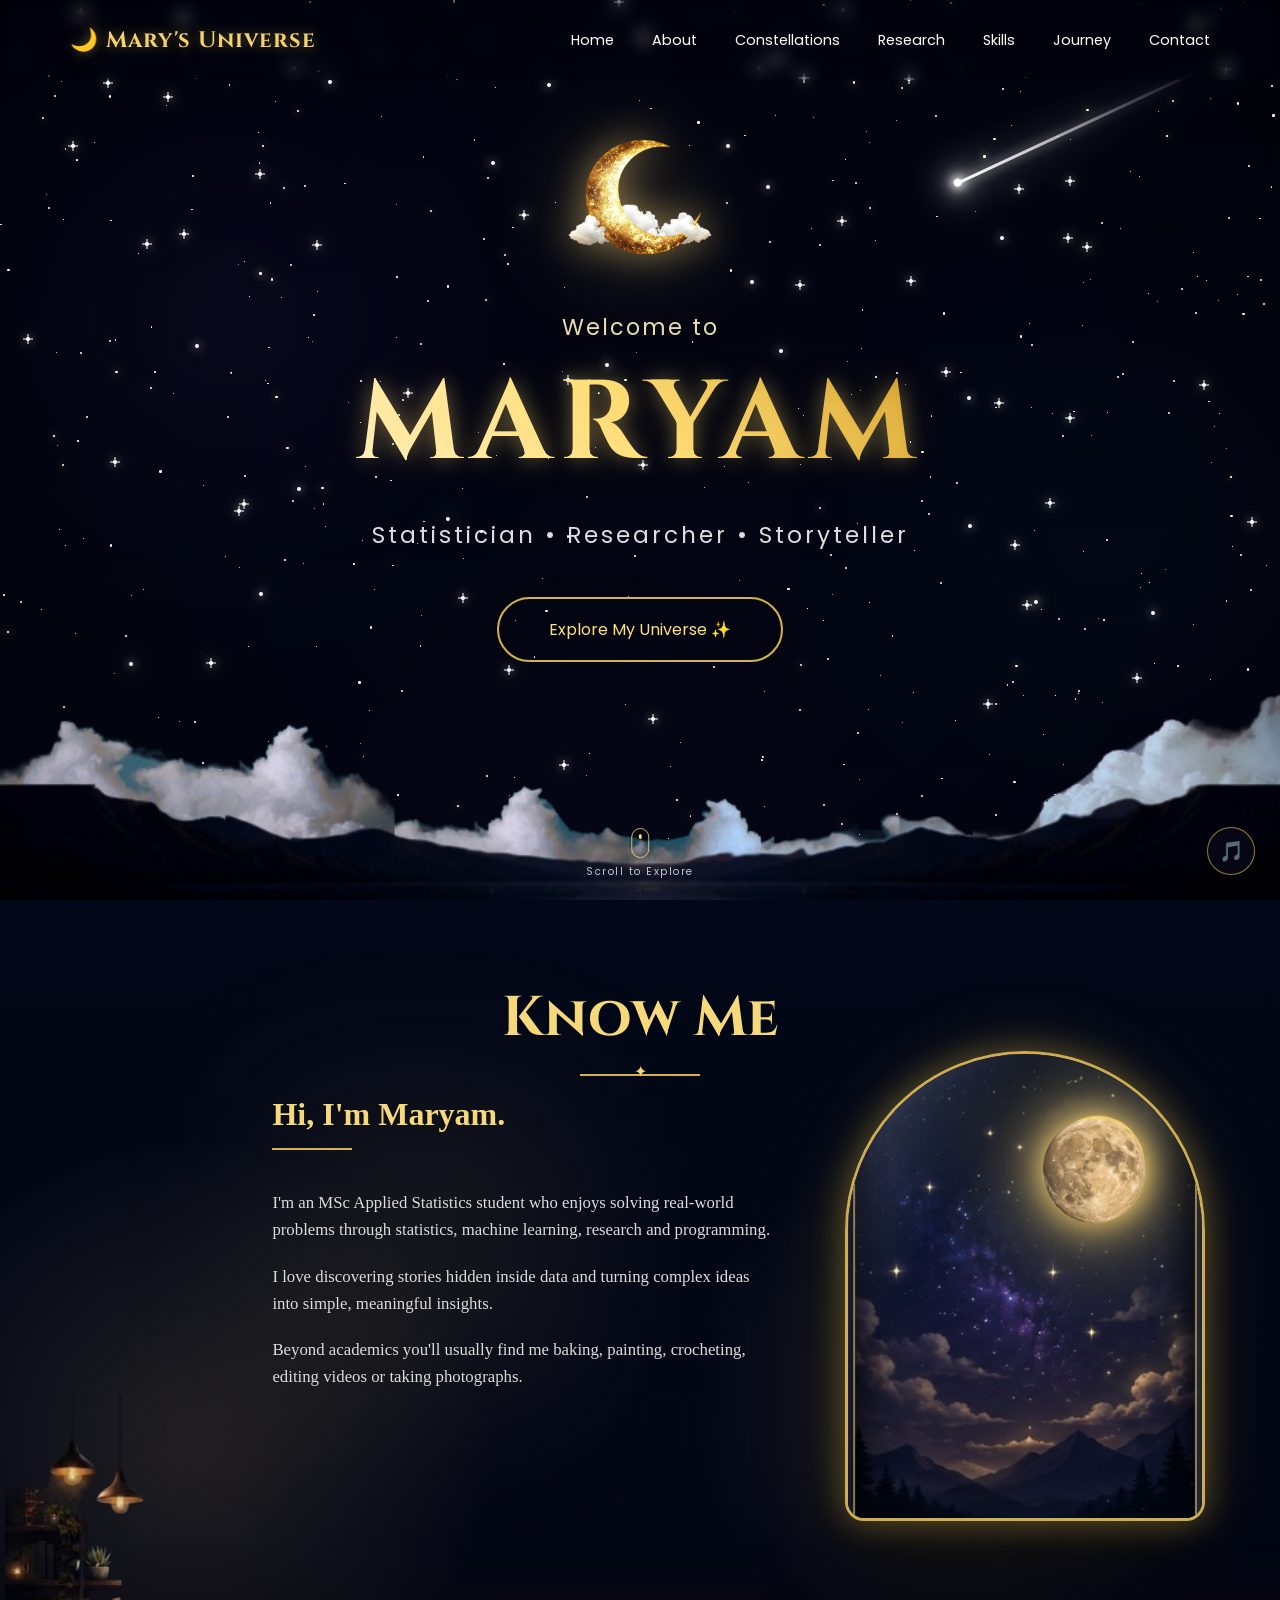
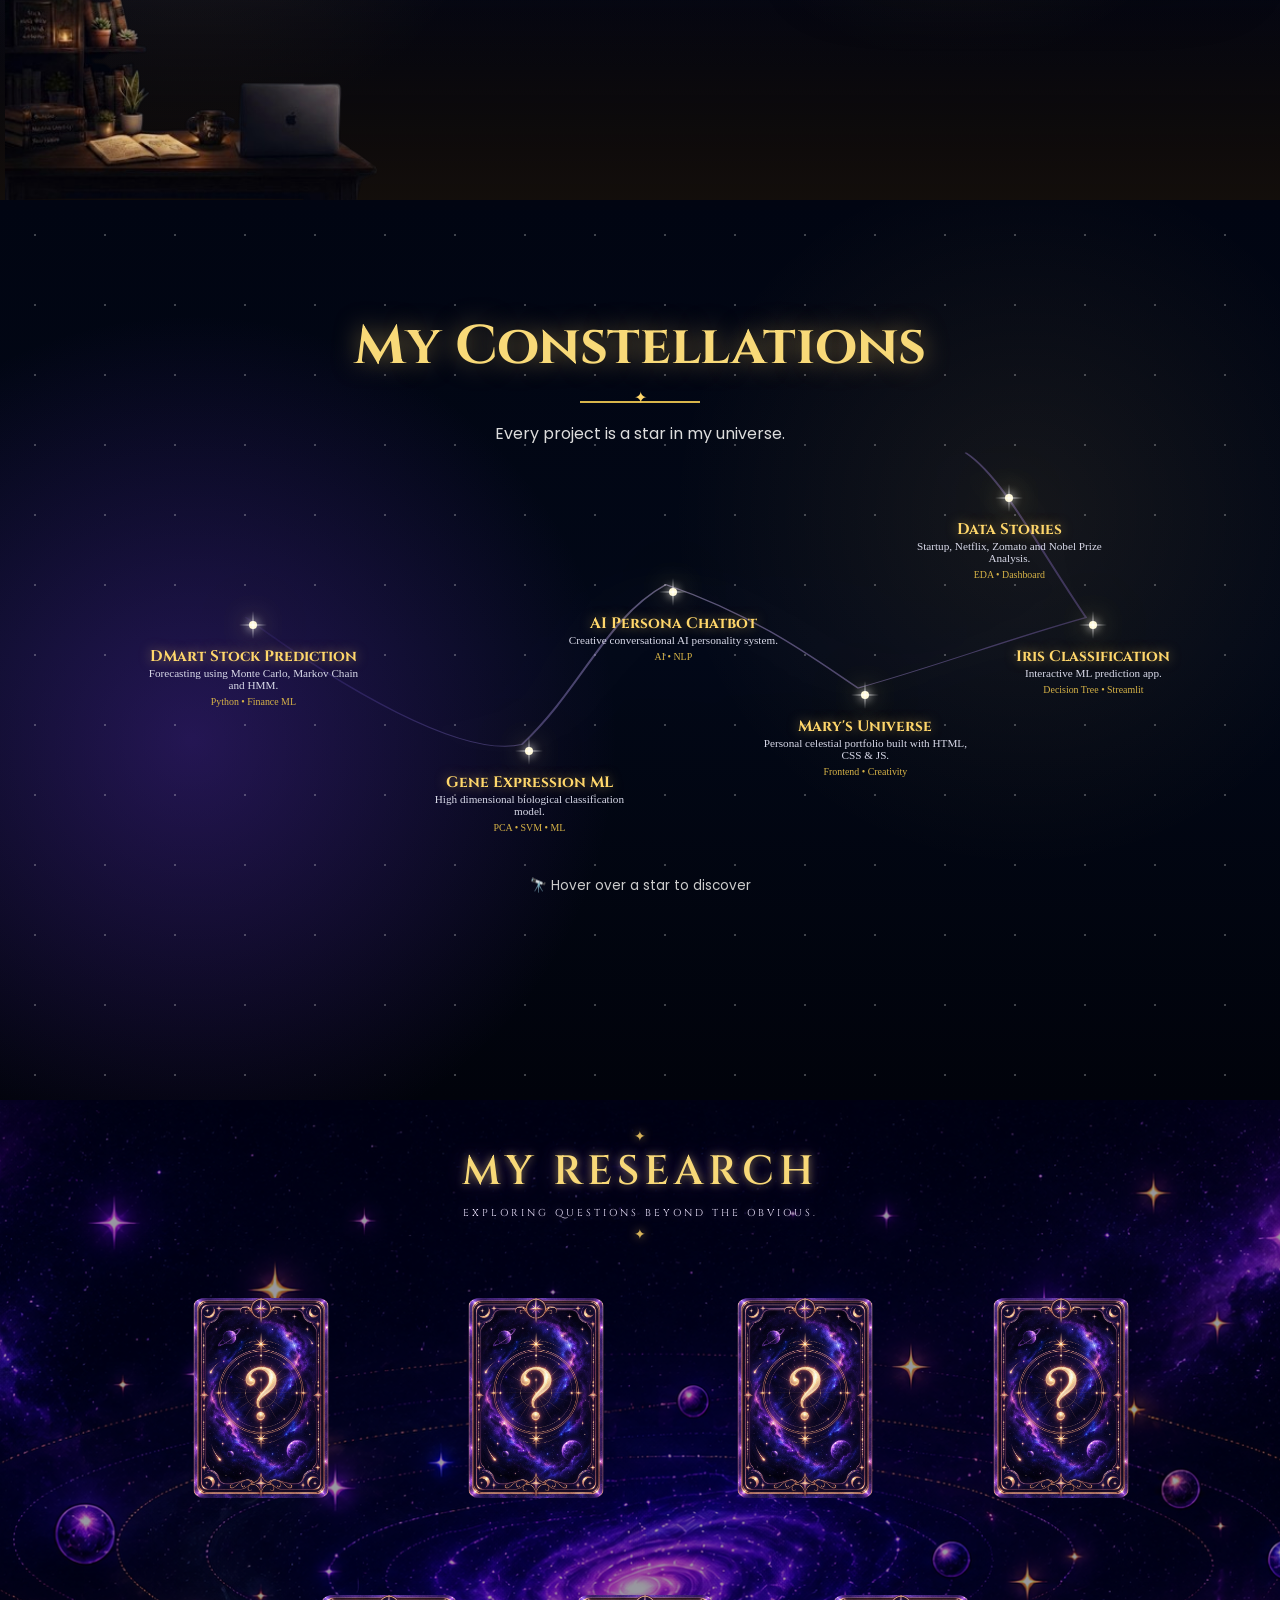
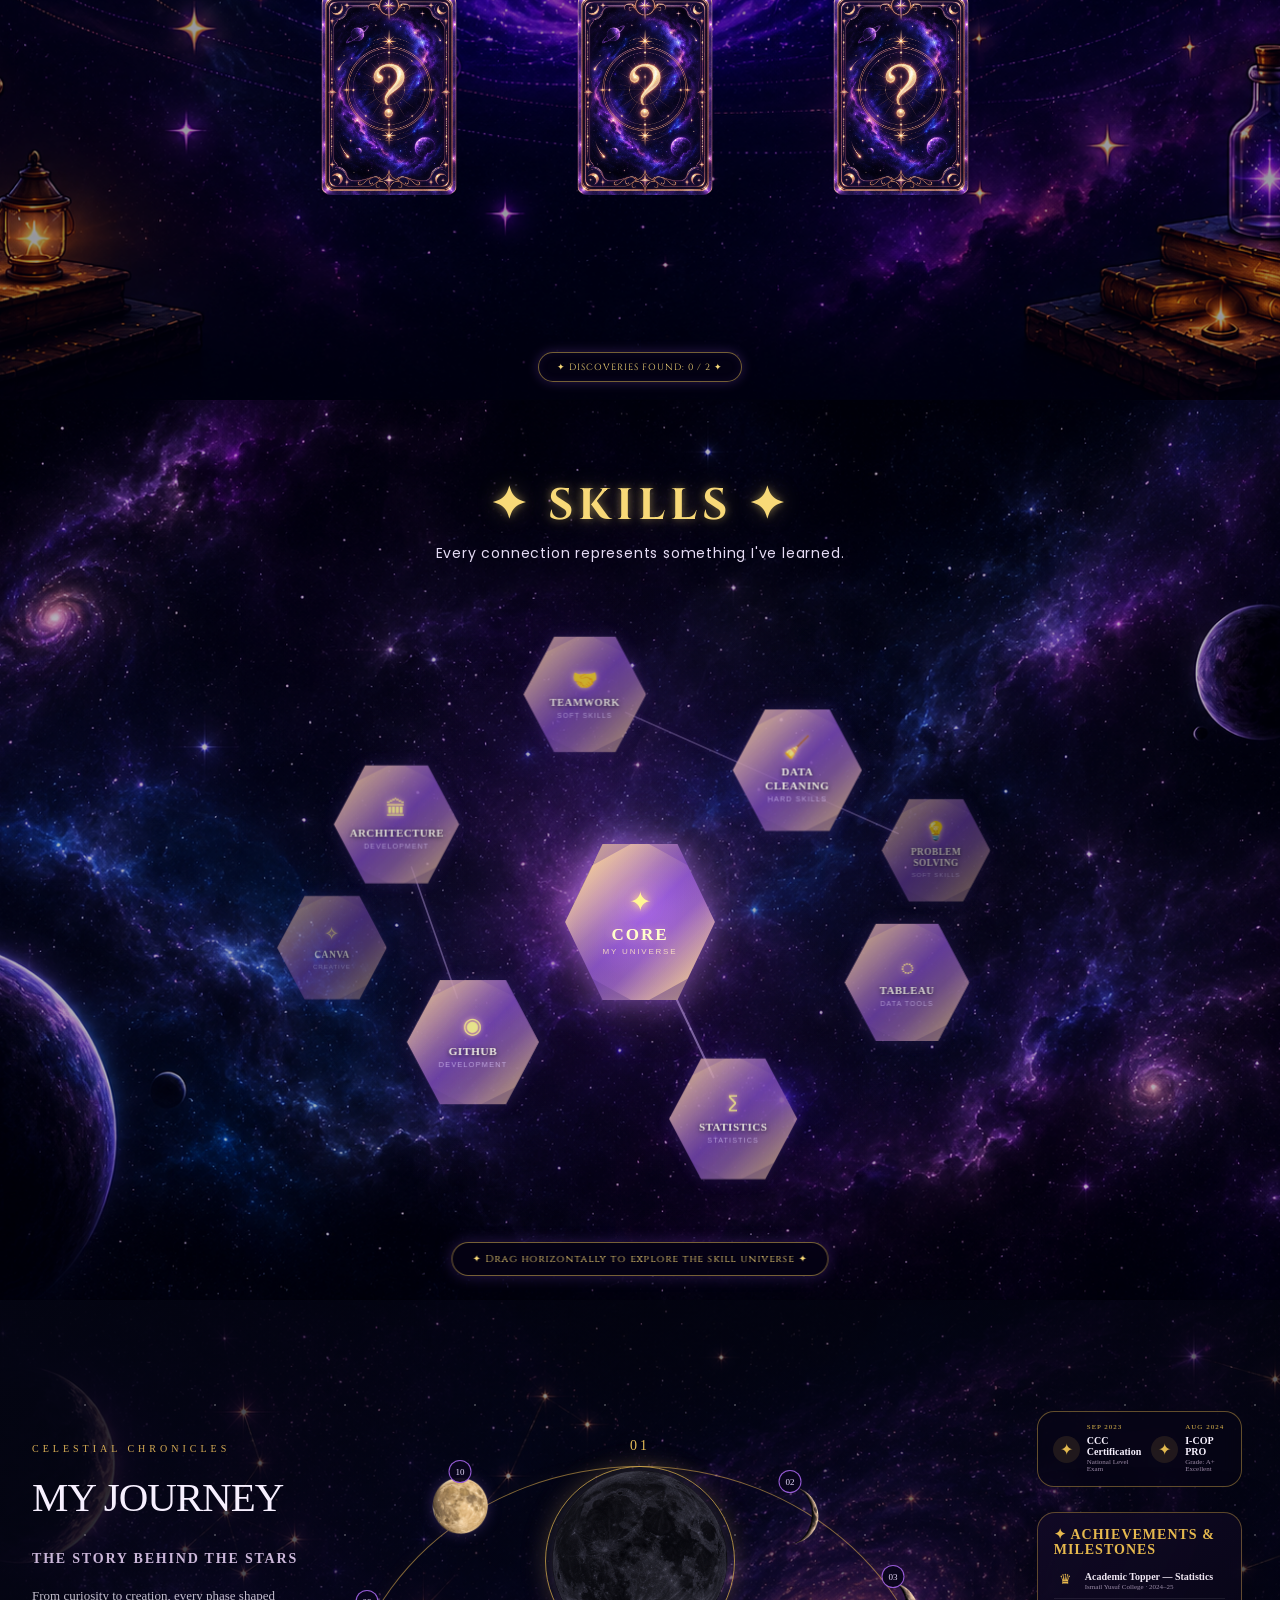
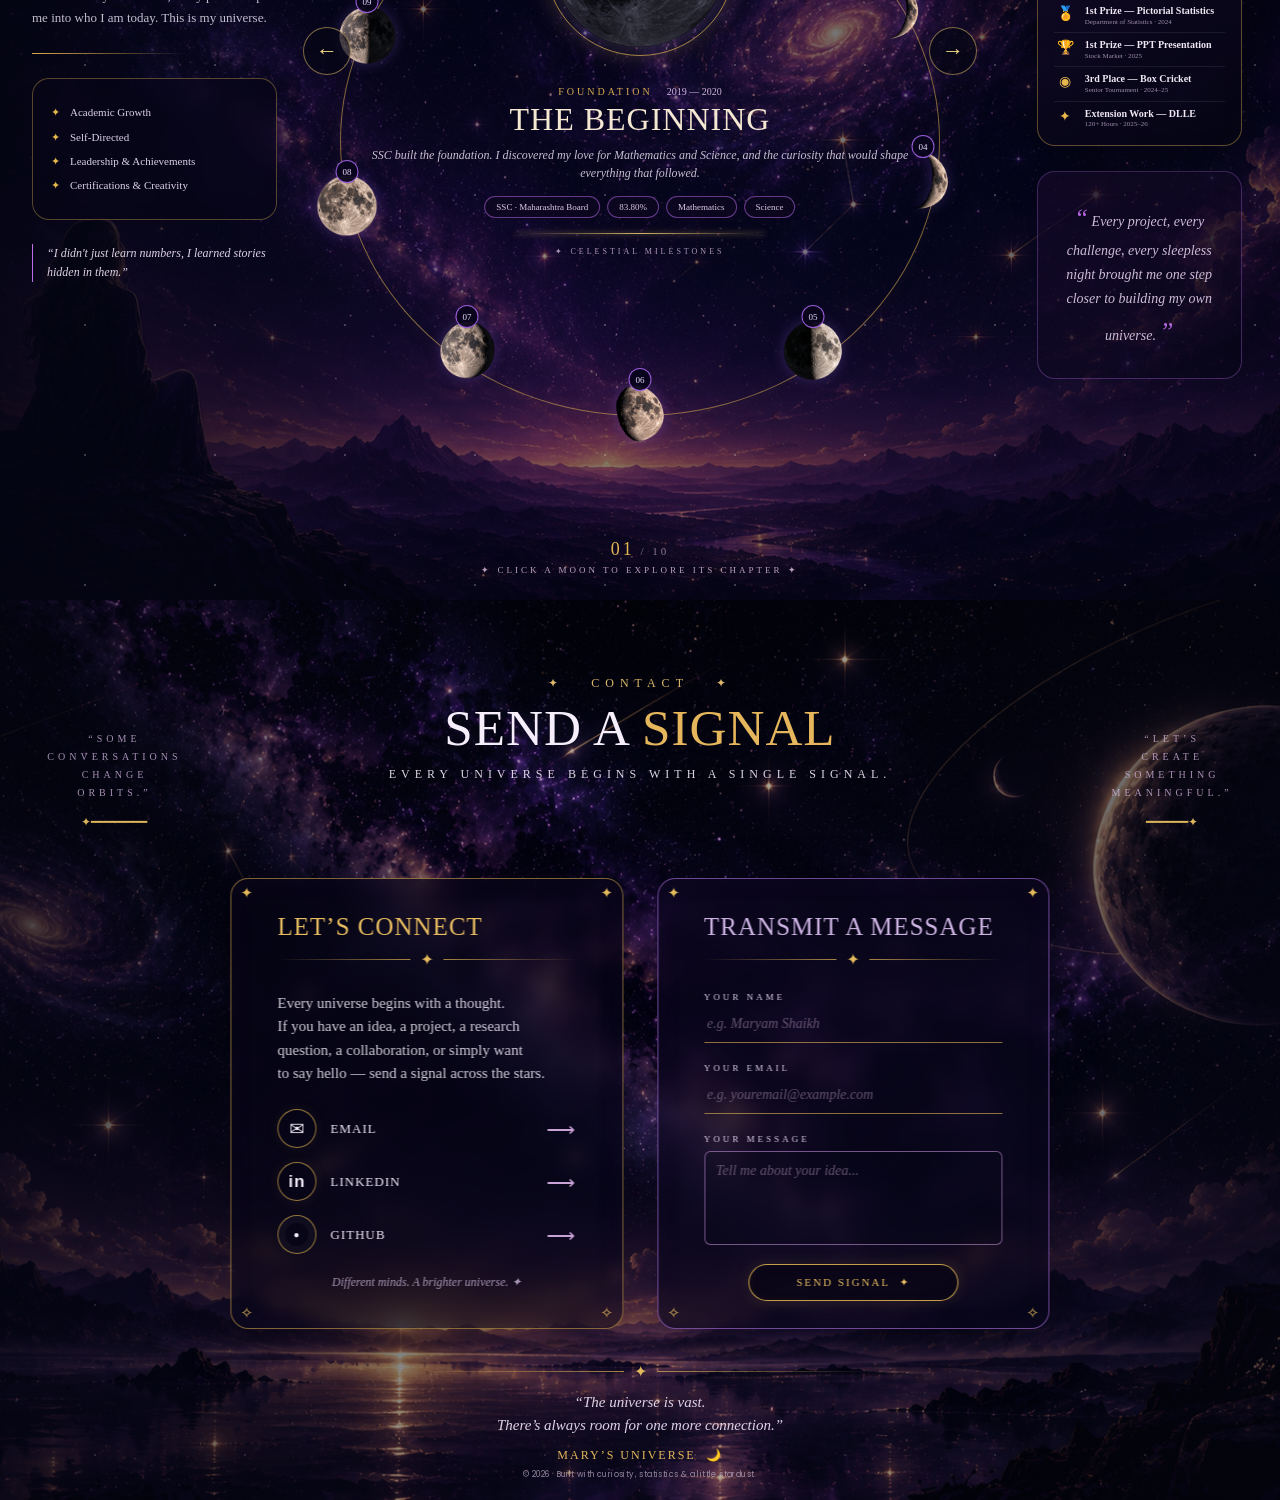
<file: index.html>
<!DOCTYPE html>
<html lang="en">
<head>
    <meta charset="UTF-8">
    <meta name="viewport" content="width=device-width, initial-scale=1.0">
    <title>Mary's Universe 🌙</title>
    <link rel="stylesheet" href="style.css">
    <link rel="stylesheet" href="research.css">
    <link rel="stylesheet" href="journey.css">

    <link
    href="https://fonts.googleapis.com/css2?family=Cinzel:wght@400;600;700&family=Poppins:wght@300;400;500;600&display=swap"
    rel="stylesheet">
</head>

<body>

    <nav class="navbar">

    <div class="logo">
        🌙 Mary's Universe
    </div>

    <ul class="nav-links">

        <li><a href="#home">Home</a></li>
        <li><a href="#about">About</a></li>
        <li><a href="#constellations">Constellations</a></li>
        <li><a href="#research">Research</a></li>
        <li><a href="#skills">Skills</a></li>
        <li><a href="#journey">Journey</a></li>
        <li><a href="#contact">Contact</a></li>

    </ul>

</nav>

<section id="home" class="hero">

    <div class="sky-background"></div>

    <div id="stars-far"></div>
    <div id="stars-mid"></div>
    <div id="stars-near"></div>

    <div class="nebula nebula1"></div>
    <div class="nebula nebula2"></div>
    <div class="nebula nebula3"></div>

    <img src="Images/Moon.png" class="hero-moon" alt="Moon">

    <img src="Images/mountains-removebg-preview.png"
         class="hero-mountains"
         alt="Mountains">

    <div class="hero-content">

       <p class="welcome">Welcome to</p>
       
       <h1 class="hero-title">MARYAM</h1>
       
       <p class="hero-subtitle">
        Statistician • Researcher • Storyteller
       </p>
       
    <button id="exploreBtn" class="explore-btn">
        Explore My Universe ✨
    </button>

    </div>

    <div class="scroll-indicator">
        
        <div class="mouse">
            
            <div class="wheel"></div>
        
        </div>
        
        <p>Scroll to Explore</p>
    
    </div>

</section>

<section id="about" class="about">

    <div class="room-bg"></div>
    <img src="Images/visuals(1).png" class="room-corner">

    <div class="section-title">

        <h2>Know Me</h2>

        <div class="title-line"></div>

    </div>

    <div class="about-container">

        <div class="about-text">

            <h3>Hi, I'm Maryam.</h3>

            <p>
                I'm an MSc Applied Statistics student who enjoys solving
                real-world problems through statistics, machine learning,
                research and programming.
            </p>

            <p>
                I love discovering stories hidden inside data and turning
                complex ideas into simple, meaningful insights.
            </p>

            <p>
                Beyond academics you'll usually find me baking,
                painting, crocheting, editing videos or
                taking photographs.
            </p>

        </div>

        <div class="about-window">

            <img src="Images/window-bg.png" class="window-bg">
            <img src="Images/full moon.png" class="window-real-moon">

            <div class="window-shooting-stars"></div>

            <div class="curtain left-curtain"></div>
            <div class="curtain right-curtain"></div>

            <div class="about-room-floor"></div>
            <div class="room-lamp"></div>

        </div>

    </div>

</section>

<!-- ===================================
        MY CONSTELLATIONS
=================================== -->

<section id="constellations" class="constellations">

    <div class="constellation-title">

        <h2>My Constellations</h2>

        <div class="constellation-line"></div>

        <p class="section-subtitle">
            Every project is a star in my universe.
        </p>

    </div>


    <div class="constellation-map">

        <!-- Connecting Lines -->
         <svg class="star-lines"
        viewBox="0 0 100 100"
        preserveAspectRatio="none">


        <defs>

        <linearGradient id="lineGradient">

        <stop offset="0%"
        stop-color="#7f5cff"
        stop-opacity=".15"/>

        <stop offset="50%"
        stop-color="#d7c4ff"
        stop-opacity=".8"/>

        <stop offset="100%"
        stop-color="#b48cff"
        stop-opacity=".5"/>

        </linearGradient>

        </defs>



        <path d="
        M 12 45

        C 20 60, 30 75, 35 72

        C 40 60, 42 45, 47 38

        C 55 45, 60 55, 63 60

        C 70 55, 75 50, 82 45

        C 78 30, 75 15, 72 10
        "/>


        </svg>


        

        <!-- Center -->

        <div class="project-star mary-core">

            <span class="real-star"></span>

            <div class="project-card">

                <h3>Mary's Universe</h3>

                <p>
                    Personal celestial portfolio
                    built with HTML, CSS & JS.
                </p>

                <span>Frontend • Creativity</span>

            </div>

        </div>


        <div class="project-star dmart">

            <span class="real-star"></span>

            <div class="project-card">

                <h3>DMart Stock Prediction</h3>

                <p>
                    Forecasting using Monte Carlo,
                    Markov Chain and HMM.
                </p>

                <span>Python • Finance ML</span>

            </div>

        </div>



        <div class="project-star gene">

            <span class="real-star"></span>

            <div class="project-card">

                <h3>Gene Expression ML</h3>

                <p>
                    High dimensional biological
                    classification model.
                </p>

                <span>PCA • SVM • ML</span>

            </div>

        </div>



        <div class="project-star ai">

            <span class="real-star"></span>

            <div class="project-card">

                <h3>AI Persona Chatbot</h3>

                <p>
                    Creative conversational AI
                    personality system.
                </p>

                <span>AI • NLP</span>

            </div>

        </div>



        <div class="project-star iris">

            <span class="real-star"></span>

            <div class="project-card">

                <h3>Iris Classification</h3>

                <p>
                    Interactive ML prediction app.
                </p>

                <span>Decision Tree • Streamlit</span>

            </div>

        </div>


        <div class="project-star analytics">

            <span class="real-star"></span>

            <div class="project-card">

                <h3>Data Stories</h3>

                <p>
                    Startup, Netflix, Zomato and
                    Nobel Prize Analysis.
                </p>

                <span>EDA • Dashboard</span>

            </div>

        </div>


    </div>

    <p class="constellation-hint">
        🔭 Hover over a star to discover
    </p>

    <div class="discovery-card" id="discovery">

    <h4>
        🔭 Discovered Star
    </h4>


    <h2 id="projectName"></h2>


    <p>
        <b>Mission:</b>

        <span id="mission"></span>
    </p>


    <p>
        <b>Tools:</b>

        <span id="tools"></span>
    </p>


    <a 
    id="projectLink"
    class="view-project-btn"
    href="#"
    target="_blank">

        View Project →

    </a>

</div>

</section>


<!-- =========================================
     RESEARCH GALAXY
========================================= -->

<section id="research" class="research-section">

    <img
        src="Images/research.png"
        class="research-galaxy-bg"
        alt=""
    >

    <!-- RESEARCH HEADING -->
<header class="research-heading">
    <div class="research-heading-line">✦</div>

    <h2>MY RESEARCH</h2>

    <p>EXPLORING QUESTIONS BEYOND THE OBVIOUS.</p>

    <div class="research-heading-line">✦</div>
</header>

    <div class="research-card card-one">

    <div class="research-card-inner">

        <div class="research-card-front">
            <img
                src="Images/card.png"
                alt="Mystery research card"
            >
        </div>

        <div class="research-card-back">

            <span class="corner-star top-left">✦</span>
            <span class="corner-star top-right">✦</span>
            <span class="corner-star bottom-left">✧</span>
            <span class="corner-star bottom-right">✧</span>

            <span class="card-symbol">☾</span>

            <p class="back-message">
                When one chapter ends,<br>
                may a new one begin.
            </p>

            <div class="card-divider">
                <span></span>
                ✦
                <span></span>
            </div>

            <p class="back-footer">
                Keep exploring.<br>
                The universe whispers.
            </p>

        </div>

    </div>

</div>


<!-- CARD 2 -->

<div class="research-card card-two">

    <div class="research-card-inner">

        <div class="research-card-front">
            <img
                src="Images/card.png"
                alt="Mystery research card"
            >
        </div>

        <div class="research-card-back">

            <span class="corner-star top-left">✦</span>
            <span class="corner-star top-right">✦</span>
            <span class="corner-star bottom-left">✧</span>
            <span class="corner-star bottom-right">✧</span>

            <span class="card-symbol">☾</span>

            <p class="back-message">
                Some skies carry clouds
                that even stars cannot explain.
            </p>

            <div class="card-divider">
                <span></span>
                ✦
                <span></span>
            </div>

            <p class="back-footer">
                Keep exploring.<br>
                The universe whispers.
            </p>

        </div>

    </div>

</div>

<!-- CARD 3 -->

<div class="research-card card-three">

    <div class="research-card-inner">

        <div class="research-card-front">
            <img
                src="Images/card.png"
                alt="Mystery research card"
            >
        </div>

        <div class="research-card-back research-discovery">

    <div class="discovery-label">
        ✦ RESEARCH DISCOVERY ✦
    </div>

    <div class="discovery-icon">
        🧬
    </div>

    <h3>
        DNA Forensic Analysis
    </h3>

    <p class="discovery-type">
        Statistical Inference
    </p>

    <div class="discovery-details">
        <span>RMP • Likelihood Ratio</span>
        <span>Bayesian Inference</span>
        <span>100-Case Validation</span>
    </div>

    <a
        href="#"
        class="discovery-btn enter-discovery"
        data-research= "dna">
        ENTER DISCOVERY →
    </a>

</div>

    </div>

</div>

<!-- CARD 4 -->

<div class="research-card card-four">

    <div class="research-card-inner">

        <div class="research-card-front">
            <img
                src="Images/card.png"
                alt="Mystery research card"
            >
        </div>

        <div class="research-card-back">

            <span class="corner-star top-left">✦</span>
            <span class="corner-star top-right">✦</span>
            <span class="corner-star bottom-left">✧</span>
            <span class="corner-star bottom-right">✧</span>

            <span class="card-symbol">☾</span>

            <p class="back-message">
                Not every light is meant
                to show the way.
            </p>

            <div class="card-divider">
                <span></span>
                ✦
                <span></span>
            </div>

            <p class="back-footer">
                Keep exploring.<br>
                The universe whispers.
            </p>

        </div>

    </div>

</div>

<!-- CARD 5 -->

<div class="research-card card-five">

    <div class="research-card-inner">

        <div class="research-card-front">
            <img
                src="Images/card.png"
                alt="Mystery research card"
            >
        </div>

        <div class="research-card-back research-discovery">

    <div class="discovery-label">
        ✦ RESEARCH DISCOVERY ✦
    </div>

    <div class="discovery-icon">
        🧠
    </div>

    <h3>
        Predicting Task<br>
        Accuracy
    </h3>

    <p class="discovery-type">
        Human Behaviour Research
    </p>

    <div class="discovery-details">
        <span>139 Participants</span>
        <span>Statistical Analysis</span>
        <span>Regression Models</span>
        <span>R · Python</span>
    </div>

    <a
        href="#"
        class="discovery-btn enter-discovery"
        data-research="multitasking">
        ENTER DISCOVERY →
    </a>

</div>

    </div>

</div>

<!-- CARD 6 -->

<div class="research-card card-six">

    <div class="research-card-inner">

        <div class="research-card-front">
            <img
                src="Images/card.png"
                alt="Mystery research card"
            >
        </div>

        <div class="research-card-back">

            <span class="corner-star top-left">✦</span>
            <span class="corner-star top-right">✦</span>
            <span class="corner-star bottom-left">✧</span>
            <span class="corner-star bottom-right">✧</span>

            <span class="card-symbol">☾</span>

            <p class="back-message">
                The smallest stars
                can hold the deepest stories.
            </p>

            <div class="card-divider">
                <span></span>
                ✦
                <span></span>
            </div>

            <p class="back-footer">
                Keep exploring.<br>
                The universe whispers.
            </p>

        </div>

    </div>

</div>

<!-- CARD 7 -->

<div class="research-card card-seven">

    <div class="research-card-inner">

        <div class="research-card-front">
            <img
                src="Images/card.png"
                alt="Mystery research card"
            >
        </div>

        <div class="research-card-back">

            <span class="corner-star top-left">✦</span>
            <span class="corner-star top-right">✦</span>
            <span class="corner-star bottom-left">✧</span>
            <span class="corner-star bottom-right">✧</span>

            <span class="card-symbol">☾</span>

            <p class="back-message">
                Some discoveries remain hidden
                until curiosity finds them.
            </p>

            <div class="card-divider">
                <span></span>
                ✦
                <span></span>
            </div>

            <p class="back-footer">
                Keep exploring.<br>
                The universe whispers.
            </p>

        </div>

    </div>

</div>

<div class="research-score" id="researchScore">
    ✦ DISCOVERIES FOUND: <span id="scoreCount">0</span> / 2 ✦
</div>

<!-- =========================================
     RESEARCH DISCOVERY PANEL
========================================= -->

<div class="research-panel" id="researchPanel">

    <div class="panel-content">

        <button class="research-panel-close" id="closeResearch">
            ✕
        </button>

        <span class="panel-label">
            ✦ DISCOVERY UNLOCKED ✦
        </span>

        <h2 id="panelTitle">
            DNA Forensic Analysis
        </h2>

        <p id="panelSubtitle">
            Statistical Inference
        </p>

        <div class="panel-divider">
            ✦
        </div>

        <p id="panelDescription">
            A statistical approach to forensic DNA analysis
            combining probability theory and Bayesian inference.
        </p>

        <div class="panel-methods">

    <div>
        <span id="methodLabel1">METHOD</span>
        <strong id="method1">Random Match Probability</strong>
    </div>

    <div>
        <span id="methodLabel2">METHOD</span>
        <strong id="method2">Likelihood Ratio</strong>
    </div>

    <div>
        <span id="methodLabel3">METHOD</span>
        <strong id="method3">Bayesian Inference</strong>
    </div>

</div>

        <div class="panel-actions">
            <a
                id="panelGithub"
                href="https://github.com/TheDataPoetMaryam/DNA-Forensic-Analysis"
                target="_blank">
                VIEW PROJECT →
            </a>


        </div>

    </div>

</div>

</section>

<!-- =========================================================
     SKILLS — 3D COSMIC SKILL GLOBE
========================================================= -->

<section id="skills" class="skills-section">

    <!-- Cosmic background -->
    <img
        src="Images/skills-background.png"
        class="skills-galaxy-bg"
        alt=""
    >

    <div class="skills-overlay"></div>

    <!-- Heading -->
    <div class="skills-heading">
        <h2>✦ SKILLS ✦</h2>
        <p>Every connection represents something I've learned.</p>
    </div>

    <!-- Interactive globe -->
    <div class="skill-globe-stage" id="skillGlobeStage">

        <!-- SVG is ONLY for constellation connections -->
        <svg
            class="skill-connections"
            id="skillConnections"
            aria-hidden="true"
        ></svg>

        <!-- Skill nodes generated by JS -->
        <div
            class="skill-globe"
            id="skillGlobe"
        ></div>

    </div>

    <!-- Bottom hint -->
    <div class="skills-hint">
        <span>✦</span>
        Drag horizontally to explore the skill universe
        <span>✦</span>
    </div>

</section>

<!-- =========================================================
     JOURNEY — FROM SCRATCH
========================================================= -->

<section id="journey" class="journey-section">

    <!-- BACKGROUND -->
    <div class="journey-bg"></div>
    <div class="journey-stars"></div>

    <!-- NAV / BRAND STAYS OUTSIDE THIS SECTION IN YOUR MAIN HTML -->

    <!-- ================= LEFT INTRO ================= -->

    <aside class="journey-left">

        <span class="journey-eyebrow">
            CELESTIAL CHRONICLES
        </span>

        <h1>
            MY JOURNEY
        </h1>

        <h3>
            THE STORY BEHIND THE STARS
        </h3>

        <p>
            From curiosity to creation, every phase shaped me
            into who I am today. This is my universe.
        </p>

        <div class="journey-divider"></div>

        <div class="journey-legend">

            <div>
                <span>✦</span>
                Academic Growth
            </div>

            <div>
                <span>✦</span>
                Self-Directed
            </div>

            <div>
                <span>✦</span>
                Leadership & Achievements
            </div>

            <div>
                <span>✦</span>
                Certifications & Creativity
            </div>

        </div>

        <blockquote>
            “I didn't just learn numbers,
            I learned stories hidden in them.”
        </blockquote>

    </aside>


    <!-- ================= CENTER UNIVERSE ================= -->

    <main class="journey-center">

        <div class="orbit">

            <div class="orbit-line orbit-line-1"></div>
            <div class="orbit-line orbit-line-2"></div>
            <div class="orbit-line orbit-line-3"></div>

            <!-- moons generated by JS -->

        </div>


        <!-- CORE -->

        <div class="journey-core">

            <div class="core-ring"></div>

            <div class="core-glow"></div>

            <div class="core-content">

                <span class="core-number" id="coreNumber">
                    01
                </span>

                <div class="core-moon-wrap">
                    <img
                        id="coreMoon"
                        src="Images/moon-10-waxing-crescent.png"
                        alt="Selected moon"
                    >
                </div>

            </div>

        </div>


        <!-- JOURNEY DETAILS UNDER CORE -->

        <div class="journey-detail">

            <div class="detail-top">

                <span id="detailType">
                    FOUNDATION
                </span>

                <span id="detailYear">
                    2019 — 2020
                </span>

            </div>

            <h2 id="detailTitle">
                THE BEGINNING
            </h2>

            <p id="detailStory">
                SSC built the foundation. I discovered my love for
                Mathematics and Science, and the curiosity that would
                shape everything that followed.
            </p>

            <div class="detail-tags" id="detailTags">
                <!-- generated -->
            </div>

            <div class="detail-milestones">

                <span>
                    ✦ CELESTIAL MILESTONES
                </span>

                <div id="detailMilestones">
                    <!-- generated -->
                </div>

            </div>

        </div>


        <!-- PREVIOUS / NEXT -->

        <button
            class="journey-arrow journey-prev"
            id="journeyPrev"
            aria-label="Previous chapter">
            ←
        </button>

        <button
            class="journey-arrow journey-next"
            id="journeyNext"
            aria-label="Next chapter">
            →
        </button>


        <!-- BOTTOM COUNTER -->

        <div class="journey-counter">

            <span id="journeyCurrent">
                01
            </span>

            <span>/ 10</span>

        </div>

        <div class="journey-hint">
            ✦ CLICK A MOON TO EXPLORE ITS CHAPTER ✦
        </div>

    </main>


    <!-- ================= RIGHT SIDE ================= -->

    <aside class="journey-right">

        <!-- CERTIFICATIONS -->

        <div class="journey-certifications">

            <div class="certificate">

                <span class="certificate-icon">
                    ✦
                </span>

                <div>
                    <small>SEP 2023</small>
                    <strong>CCC Certification</strong>
                    <em>National Level Exam</em>
                </div>

            </div>

            <div class="certificate">

                <span class="certificate-icon">
                    ✦
                </span>

                <div>
                    <small>AUG 2024</small>
                    <strong>I-COP PRO</strong>
                    <em>Grade: A+ Excellent</em>
                </div>

            </div>

        </div>


        <!-- ACHIEVEMENTS -->

        <div class="journey-achievements">

            <h3>
                ✦ ACHIEVEMENTS & MILESTONES
            </h3>

            <div class="achievement">
                <span>♛</span>

                <div>
                    <strong>
                        Academic Topper — Statistics
                    </strong>

                    <small>
                        Ismail Yusuf College · 2024–25
                    </small>
                </div>
            </div>


            <div class="achievement">
                <span>🏅</span>

                <div>
                    <strong>
                        1st Prize — Pictorial Statistics
                    </strong>

                    <small>
                        Department of Statistics · 2024
                    </small>
                </div>
            </div>


            <div class="achievement">
                <span>🏆</span>

                <div>
                    <strong>
                        1st Prize — PPT Presentation
                    </strong>

                    <small>
                        Stock Market · 2025
                    </small>
                </div>
            </div>


            <div class="achievement">
                <span>◉</span>

                <div>
                    <strong>
                        3rd Place — Box Cricket
                    </strong>

                    <small>
                        Senior Tournament · 2024–25
                    </small>
                </div>
            </div>


            <div class="achievement">
                <span>✦</span>

                <div>
                    <strong>
                        Extension Work — DLLE
                    </strong>

                    <small>
                        120+ Hours · 2025–26
                    </small>
                </div>
            </div>

        </div>


        <div class="journey-side-quote">

            <span>“</span>

            Every project, every challenge,
            every sleepless night brought me
            one step closer to building
            my own universe.

            <span>”</span>

        </div>

    </aside>

</section>


<!-- =========================================================
     CONTACT — SEND A SIGNAL
========================================================= -->
<section id="contact" class="contact-section">

    <div class="contact-bg"></div>
    <div class="contact-stars"></div>

    <!-- Decorative side thoughts -->
    <div class="contact-side-note contact-note-left">
        <span>“SOME<br>CONVERSATIONS<br>CHANGE<br>ORBITS.”</span>
        <i>✦━━━━━━━━</i>
    </div>

    <div class="contact-side-note contact-note-right">
        <span>“LET’S<br>CREATE<br>SOMETHING<br>MEANINGFUL.”</span>
        <i>━━━━━━✦</i>
    </div>

    <!-- Heading -->
    <header class="contact-heading">
        <div class="contact-eyebrow">✦ &nbsp; CONTACT &nbsp; ✦</div>
        <h2>SEND A <span>SIGNAL</span></h2>
        <p>EVERY UNIVERSE BEGINS WITH A SINGLE SIGNAL.</p>
    </header>

    <!-- Main contact area -->
    <div class="contact-grid">

        <!-- LEFT CARD -->
        <article class="contact-connect-card">
            <div class="contact-card-corner top-left">✦</div>
            <div class="contact-card-corner top-right">✦</div>
            <div class="contact-card-corner bottom-left">✧</div>
            <div class="contact-card-corner bottom-right">✧</div>

            <h3>LET’S CONNECT</h3>
            <div class="contact-card-divider"><span></span>✦<span></span></div>

            <p class="contact-intro">
                Every universe begins with a thought.<br>
                If you have an idea, a project, a research<br>
                question, a collaboration, or simply want<br>
                to say hello — send a signal across the stars.
            </p>

            <div class="contact-links">
                <a href="mailto:shaikhmaryam1313@gmail.com" class="contact-link">
                    <span class="contact-link-icon">✉</span>
                    <span>EMAIL</span>
                    <b>⟶</b>
                </a>

                <a href="https://www.linkedin.com/in/maryam-shaikh-7038bb2a3/" target="_blank" rel="noopener noreferrer" class="contact-link">
                    <span class="contact-link-icon contact-in">in</span>
                    <span>LINKEDIN</span>
                    <b>⟶</b>
                </a>

                <a href="https://github.com/TheDataPoetMaryam" target="_blank" rel="noopener noreferrer" class="contact-link">
                    <span class="contact-link-icon contact-github">●</span>
                    <span>GITHUB</span>
                    <b>⟶</b>
                </a>
            </div>

            <p class="contact-card-footer">Different minds. A brighter universe. ✦</p>
        </article>

        <!-- RIGHT CARD -->
        <article class="contact-message-card">
            <div class="contact-card-corner top-left">✦</div>
            <div class="contact-card-corner top-right">✦</div>
            <div class="contact-card-corner bottom-left">✧</div>
            <div class="contact-card-corner bottom-right">✧</div>

            <h3>TRANSMIT A MESSAGE</h3>
            <div class="contact-card-divider"><span></span>✦<span></span></div>

            <form id="contactForm" class="contact-form">
                <label for="contactName">YOUR NAME</label>
                <input id="contactName" name="name" type="text" placeholder="e.g. Maryam Shaikh" required>

                <label for="contactEmail">YOUR EMAIL</label>
                <input id="contactEmail" name="email" type="email" placeholder="e.g. youremail@example.com" required>

                <label for="contactMessage">YOUR MESSAGE</label>
                <textarea id="contactMessage" name="message" rows="4" placeholder="Tell me about your idea..." required></textarea>

                <button type="submit" class="contact-submit">SEND SIGNAL&nbsp; ✦</button>
            </form>
        </article>

    </div>

    <!-- Bottom quote -->
    <div class="contact-bottom">
        <div class="contact-bottom-divider"><span></span>✦<span></span></div>
        <p>“The universe is vast.<br>There’s always room for one more connection.”</p>
        <strong>MARY’S UNIVERSE&nbsp; 🌙</strong>
        <small>© 2026 · Built with curiosity, statistics &amp; a little stardust.</small>
    </div>

</section>

<script>
/* =========================================================
   CONTACT — SEND SIGNAL
   Opens the user's email client with the completed message.
========================================================= */
document.addEventListener("DOMContentLoaded", () => {
    const contactForm = document.getElementById("contactForm");
    if (!contactForm) return;

    contactForm.addEventListener("submit", (event) => {
        event.preventDefault();

        const name = document.getElementById("contactName").value.trim();
        const email = document.getElementById("contactEmail").value.trim();
        const message = document.getElementById("contactMessage").value.trim();

        const subject = encodeURIComponent(`Signal from ${name}`);
        const body = encodeURIComponent(
            `Hello Maryam,\n\n${message}\n\nFrom: ${name}\nEmail: ${email}`
        );

        window.location.href = `mailto:shaikhmaryam1313@gmail.com?subject=${subject}&body=${body}`;
    });
});
</script>

  <!-- ============================================================ -->
  <!-- YOUR REMAINING SECTIONS (Research, Contact, etc.)            -->
  <!-- ============================================================ -->


  <!-- 4. YOUR EXISTING MAIN SCRIPT -->
  <script src="script.js"></script>

  <!-- 5. CONNECT YOUR JOURNEY SCRIPT FILE HERE -->
  <script src="journey.js"></script>

  <link rel="stylesheet" href="music.css">
  <script src="music.js"></script>

</body>
</html>
</file>
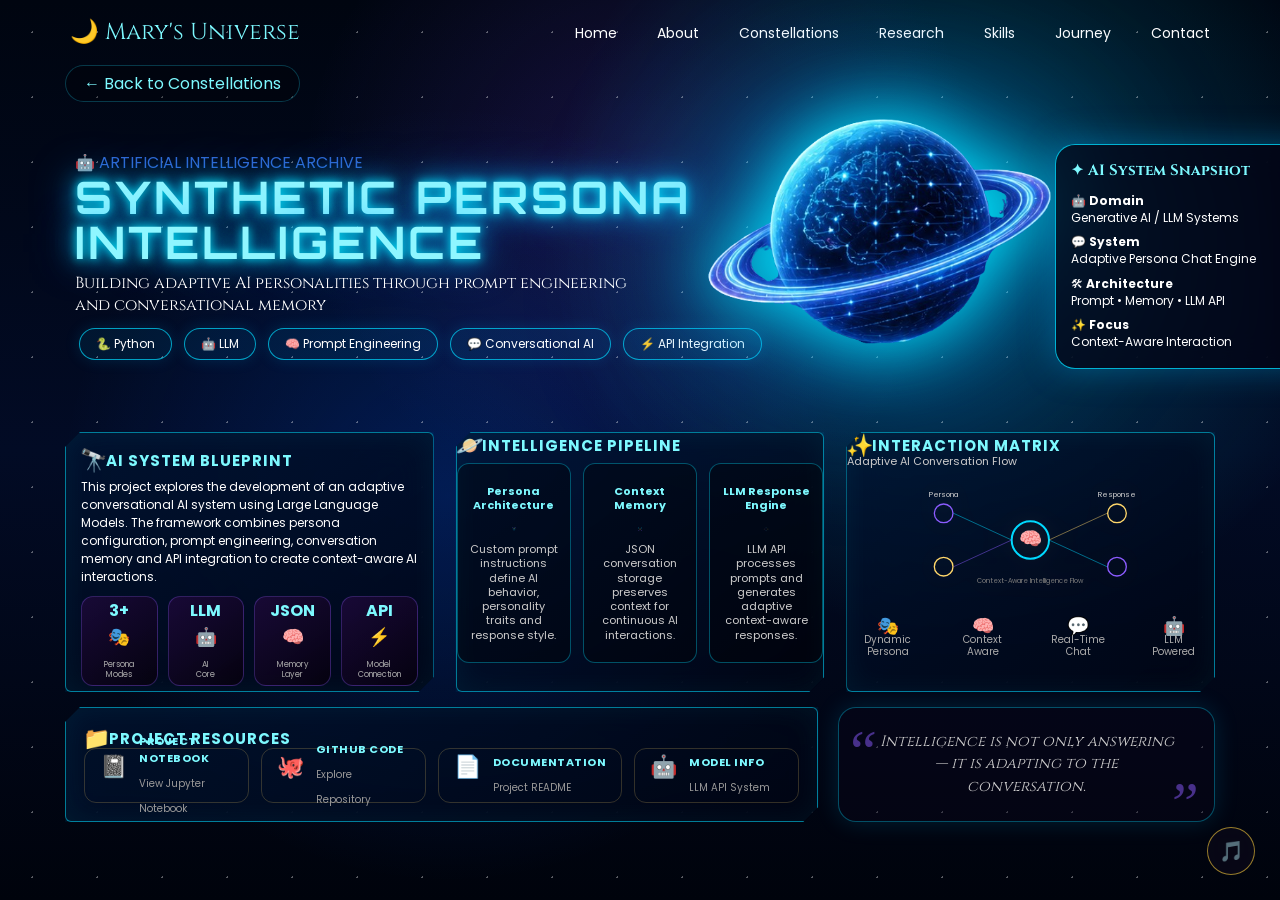
<file: projects/ai.html>
<!DOCTYPE html>
<html lang="en">

<head>

<meta charset="UTF-8">
<meta name="viewport" content="width=device-width, initial-scale=1.0">

<title>Synthetic Persona Archive 🤖</title>
<link rel="stylesheet" href="ai.css">

<link href="https://fonts.googleapis.com/css2?family=Cinzel:wght@600;700&family=Poppins:wght@300;400;500&display=swap" rel="stylesheet">
<link href="https://fonts.googleapis.com/css2?family=Orbitron:wght@700;800&display=swap" rel="stylesheet">

</head>


<body>


<!-- NAVBAR -->
<nav class="navbar">
    <div class="logo">🌙 Mary's Universe</div>
    <ul class="nav-links">
        <li><a href="../index.html#home">Home</a></li>
        <li><a href="../index.html#about">About</a></li>
        <li><a href="../index.html#constellations">Constellations</a></li>
        <li><a href="../index.html#research">Research</a></li>
        <li><a href="../index.html#skills">Skills</a></li>
        <li><a href="../index.html#journey">Journey</a></li>
        <li><a href="../index.html#contact">Contact</a></li>
    </ul>
</nav>

</div>
<a href="../index.html#constellations" class="back-btn">← Back to Constellations</a>
</div>

<!-- HERO -->
<section class="project-hero">
<div class="hero-text">

<p class="tag">🤖 ARTIFICIAL INTELLIGENCE ARCHIVE</p>

<h1>
SYNTHETIC PERSONA<br>
INTELLIGENCE
</h1>

<p class="subtitle">
Building adaptive AI personalities through prompt engineering <br>
and conversational memory
</p>

<div class="chips">

<span>🐍 Python</span>
<span>🤖 LLM</span>
<span>🧠 Prompt Engineering</span>
<span>💬 Conversational AI</span>
<span>⚡ API Integration</span>

</div>

<div class="planet-zone">

    <img src="../Images/ai planet.png" 
    class="planet">

    <div class="snapshot-card">
        <h3>✦ AI System Snapshot</h3>
        <p>
            🤖 <b>Domain</b><br>
            Generative AI / LLM Systems
        </p>
        <p>
            💬 <b>System</b><br>
            Adaptive Persona Chat Engine
        </p>
        <p>
            🛠 <b>Architecture</b><br>
            Prompt • Memory • LLM API
        </p>
        <p>
            ✨ <b>Focus</b><br>
            Context-Aware Interaction
        </p>
    </div>
</div>

</section>

<div class="archive-grid">

    <div class="glass-card overview-card">
        <h2><span class="card-icon">🔭</span> AI System Blueprint</h2>
        <p>
            This project explores the development of an adaptive conversational 
            AI system using Large Language Models. The framework combines 
            persona configuration, prompt engineering, conversation memory 
            and API integration to create context-aware AI interactions.
        </p>
        <div class="overview-stats">
            <div class="mini-stat">
                <span class="stat-icon" style="color:#00d9ff;">🎭</span>
                <h4>3+</h4>
                <p>Persona<br>Modes</p>
            </div>
            <div class="mini-stat">

                <span class="stat-icon" style="color:#ffd76b;">🤖</span>
                <h4>LLM</h4>
                <p>AI<br>Core</p>
            </div>
            <div class="mini-stat">
                <span class="stat-icon" style="color:#00d9ff;">🧠</span>
                <h4>JSON</h4>
                <p>Memory<br>Layer</p>
            </div>
            <div class="mini-stat">
                <span class="stat-icon" style="color:#ffd76b;">⚡</span>
                <h4>API</h4>
                <p>Model<br>Connection</p>
            </div>
        </div>
    </div>

    <div class="glass-card methodology-card">
        <h2><span class="card-icon">🪐</span> Intelligence Pipeline</h2>
        <div class="method-subgrid">
            <div class="method-box">
                <h4>Persona<br>Architecture</h4>
                <svg viewBox="0 0 100 100" class="method-svg">
                    <!-- AI identity core -->
                    <circle cx="50" cy="45" r="18"
                    stroke="#00d9ff"
                    stroke-width="2"
                    fill="none"/>
                    <circle cx="50" cy="35" r="6"
                    fill="#ffd76b"/>
                    <path d="M35 65 Q50 50 65 65"
                    stroke="#00d9ff"
                    fill="none"
                    stroke-width="2"/>
                    <circle cx="25" cy="25" r="4"
                    fill="#8b5cff"/>
                    <circle cx="75" cy="25" r="4"
                    fill="#8b5cff"/>
                    <line x1="29" y1="25" x2="42" y2="40"
                    stroke="#8b5cff"/>
                    <line x1="71" y1="25" x2="58" y2="40"
                    stroke="#8b5cff"/>
                </svg>
                <p>
                    Custom prompt instructions define AI behavior, personality traits and response style.
                </p>
            </div>
            <div class="method-box">
            <h4>Context<br>Memory</h4>
                <svg viewBox="0 0 100 100" class="method-svg">
                    <!-- Memory network -->
                    <circle cx="50" cy="50" r="10"
                    fill="none"
                    stroke="#ffd76b"
                    stroke-width="2"/>
                    <circle cx="25" cy="30" r="5"
                    fill="#00d9ff"/>
                    <circle cx="75" cy="30" r="5"
                    fill="#00d9ff"/>
                    <circle cx="30" cy="75" r="5"
                    fill="#8b5cff"/>
                    <circle cx="70" cy="75" r="5"
                    fill="#8b5cff"/>
                    <line x1="50" y1="50" x2="25" y2="30"
                    stroke="#ffffff"
                    opacity=".5"/>
                    <line x1="50" y1="50" x2="75" y2="30"
                    stroke="#ffffff"
                    opacity=".5"/>
                    <line x1="50" y1="50" x2="30" y2="75"
                    stroke="#ffffff"
                    opacity=".5"/>
                    <line x1="50" y1="50" x2="70" y2="75"
                    stroke="#ffffff"
                    opacity=".5"/>
                </svg>
                <p>
                    JSON conversation storage preserves context for continuous AI interactions.
                </p>
            </div>
            <div class="method-box">
                <h4>LLM Response<br>Engine</h4>
                <svg viewBox="0 0 100 100" class="method-svg">
                    <!-- AI neural flow -->
                    <circle cx="20" cy="50" r="6"
                    stroke="#ffd76b"
                    fill="none"/>
                    <circle cx="50" cy="25" r="6"
                    stroke="#00d9ff"
                    fill="none"/>
                    <circle cx="50" cy="75" r="6"
                    stroke="#00d9ff"
                    fill="none"/>
                    <circle cx="80" cy="50" r="6"
                    stroke="#ffd76b"
                    fill="none"/>
                    <path d="M26 50 L44 25"
                    stroke="#8b5cff"/>
                    <path d="M26 50 L44 75"
                    stroke="#8b5cff"/>
                    <path d="M56 25 L74 50"
                    stroke="#ffd76b"/>
                    <path d="M56 75 L74 50"
                    stroke="#ffd76b"/>
                </svg>
                <p>
                    LLM API processes prompts and generates adaptive context-aware responses.
                </p>
            </div>
        </div>
    </div>

    <div class="glass-card results-card">
        <h2><span class="card-icon">✨</span> Interaction Matrix</h2>
        <div class="chart-container" style="margin-bottom:20px;">
            <p class="chart-title">
             Adaptive AI Conversation Flow
            </p>
            <svg viewBox="0 0 500 180" 
                class="results-chart-svg"
                style="width:100%; height:160px;">
                <!-- central AI core -->
                <circle cx="250" cy="90" r="28"
                fill="none"
                stroke="#00d9ff"
                stroke-width="3"/>
                <text x="250" y="98"
                fill="#ffd76b"
                font-size="28"
                text-anchor="middle">
                🧠
                </text>
                <!-- surrounding nodes -->
                <circle cx="120" cy="50" r="14"
                fill="none"
                stroke="#8b5cff"
                stroke-width="2"/>
                <circle cx="120" cy="130" r="14"
                fill="none"
                stroke="#ffd76b"
                stroke-width="2"/>
                <circle cx="380" cy="50" r="14"
                fill="none"
                stroke="#ffd76b"
                stroke-width="2"/>
                <circle cx="380" cy="130" r="14"
                fill="none"
                stroke="#8b5cff"
                stroke-width="2"/>
                <!-- connections -->
                <line x1="135" y1="50"
                x2="222" y2="90"
                stroke="#00d9ff"
                opacity=".7"/>
                <line x1="135" y1="130"
                x2="222" y2="90"
                stroke="#8b5cff"
                opacity=".7"/>
                <line x1="278" y1="90"
                x2="365" y2="50"
                stroke="#ffd76b"
                opacity=".7"/>
                <line x1="278" y1="90"
                x2="365" y2="130"
                stroke="#00d9ff"
                opacity=".7"/>
                <!-- labels -->
                <text x="120" y="25"
                fill="#ccc"
                font-size="11"
                text-anchor="middle">
                Persona
                </text>
                <text x="380" y="25"
                fill="#ccc"
                font-size="11"
                text-anchor="middle">
                Response
                </text>
                <text x="250" y="155"
                fill="#777"
                font-size="10"
                text-anchor="middle">
                Context-Aware Intelligence Flow
                </text>
            </svg>
        </div>
        <div class="results-text-stats">
            <div>
                <h4>🎭</h4>
                <p>Dynamic<br>Persona</p>
            </div>
            <div>
                <h4>🧠</h4>
                <p>Context<br>Aware</p>
            </div>
            <div>
                <h4>💬</h4>
                <p>Real-Time<br>Chat</p>
            </div>
            <div>
                <h4>🤖</h4>
                <p>LLM<br>Powered</p>
            </div>
        </div>
    </div>
</div>

<div class="bottom-grid">
    <div class="glass-card resources-card">
        <h2><span class="card-icon">📁</span> Project Resources</h2>
        <div class="resource-buttons">
            <!-- NOTEBOOK -->
            <a href="../files/AI.ipynb" 
            target="_blank" 
            class="res-btn">
                <span class="res-icon">📓</span>
                <div class="res-text">
                    <strong>Project Notebook</strong>
                    <span>View Jupyter Notebook</span>
                </div>
            </a>
            <!-- GITHUB -->
            <a class="res-btn"
            href="https://github.com/TheDataPoetMaryam/Adaptive-AI-Persona-Engine"
            target="_blank">
                <span class="res-icon">🐙</span>
                <div class="res-text">
                    <strong>GitHub Code</strong>
                    <span>Explore Repository</span>
                </div>
            </a>
            <!-- DOCUMENTATION -->
            <a href="https://github.com/TheDataPoetMaryam/Adaptive-AI-Persona-Engine/blob/main/README.md"
            target="_blank"
            class="res-btn">
                <span class="res-icon">📄</span>
                <div class="res-text">
                    <strong>Documentation</strong>
                    <span>Project README</span>
                </div>
            </a>
            <!-- MODEL INFO -->
            <a href="https://openrouter.ai/"
            target="_blank"
            class="res-btn">
                <span class="res-icon">🤖</span>
                <div class="res-text">
                    <strong>Model Info</strong>
                    <span>LLM API System</span>
                </div>
            </a>
        </div>
    </div>
    <div class="quote-card">
        <p class="quote-content">
            Intelligence is not only answering — it is adapting to the conversation.
        </p>
    </div>
</div>

</section>

<link rel="stylesheet" href="../music.css">
<script src="../music.js"></script>

</body>

</html>
</file>
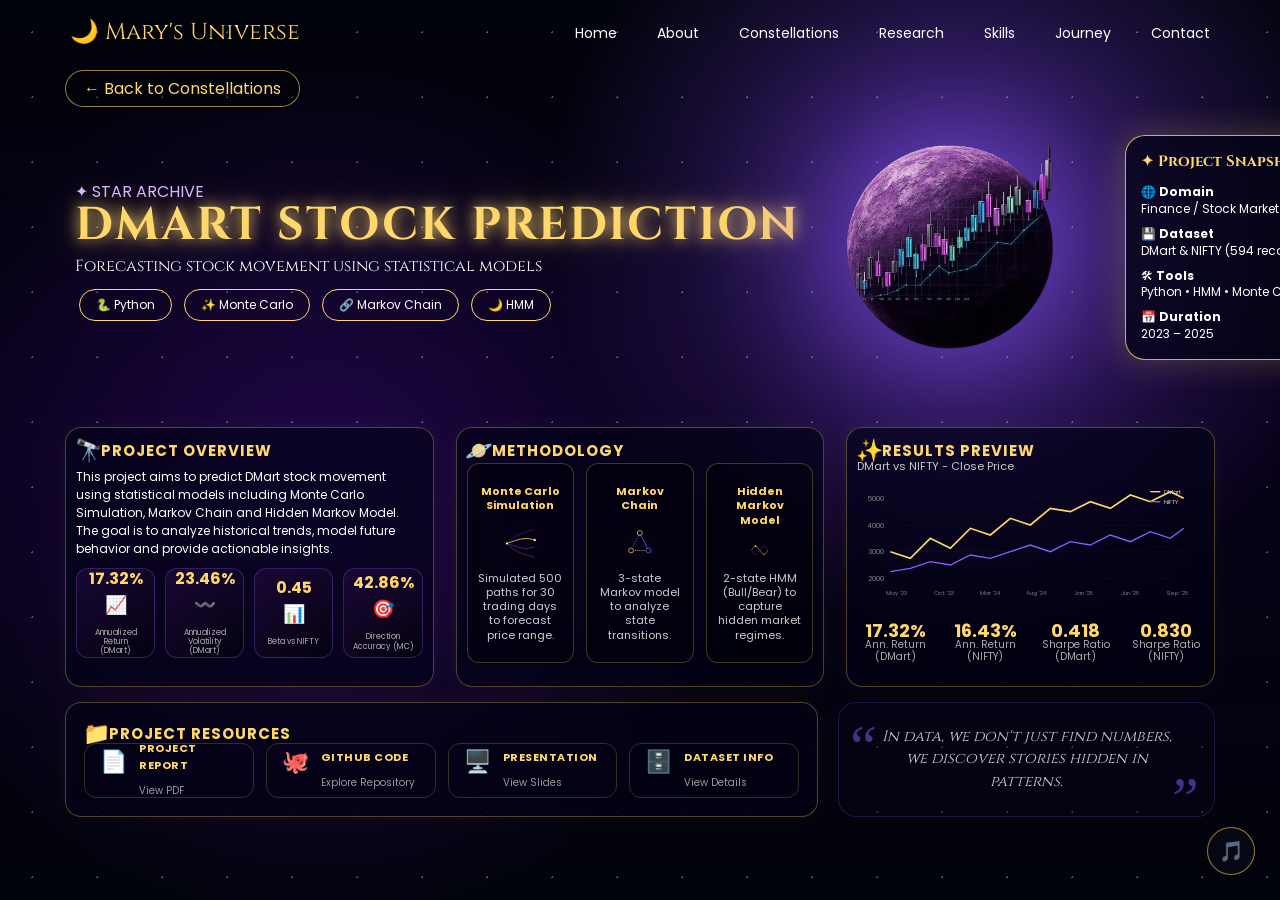
<file: projects/dmart.html>
<!DOCTYPE html>
<html lang="en">

<head>

<meta charset="UTF-8">
<meta name="viewport" content="width=device-width, initial-scale=1.0">

<title>DMart Star Archive 🌙</title>

<link rel="stylesheet" href="dmart.css">

<link href="https://fonts.googleapis.com/css2?family=Cinzel:wght@600;700&family=Poppins:wght@300;400;500&display=swap"
rel="stylesheet">

</head>


<body>


<!-- NAVBAR -->
<nav class="navbar">
    <div class="logo">🌙 Mary's Universe</div>
    <ul class="nav-links">
        <li><a href="../index.html#home">Home</a></li>
        <li><a href="../index.html#about">About</a></li>
        <li><a href="../index.html#constellations">Constellations</a></li>
        <li><a href="../index.html#research">Research</a></li>
        <li><a href="../index.html#skills">Skills</a></li>
        <li><a href="../index.html#journey">Journey</a></li>
        <li><a href="../index.html#contact">Contact</a></li>
    </ul>
</nav>

</div>
<a href="../index.html#constellations" class="back-btn">← Back to Constellations</a>
</div>

<!-- HERO -->
<section class="project-hero">
<div class="hero-text">
<p class="tag">✦ STAR ARCHIVE</p>

<h1>
DMART STOCK PREDICTION
</h1>

<p class="subtitle">
Forecasting stock movement using
statistical models
</p>

<div class="chips">

<span>🐍 Python</span>
<span>✨ Monte Carlo</span>
<span>🔗 Markov Chain</span>
<span>🌙 HMM</span>

<div class="planet-zone">
    <img src="../Images/planet.png" 
    class="planet">
    <div class="snapshot-card">
        <h3>✦ Project Snapshot</h3>
        <p>
            🌐 <b>Domain</b><br>
            Finance / Stock Market
        </p>
        <p>
            💾 <b>Dataset</b><br>
            DMart & NIFTY (594 records)
        </p>
        <p>
            🛠 <b>Tools</b><br>
            Python • HMM • Monte Carlo
        </p>
        <p>
            📅 <b>Duration</b><br>
            2023 – 2025
        </p>
    </div>
</div>

</section>

<div class="archive-grid">
    
    <div class="glass-card overview-card">
        <h2><span class="card-icon">🔭</span> Project Overview</h2>
        <p>This project aims to predict DMart stock movement using statistical models including Monte Carlo Simulation, Markov Chain and Hidden Markov Model. The goal is to analyze historical trends, model future behavior and provide actionable insights.</p>
        
        <div class="overview-stats">
            <div class="mini-stat">
                <span class="stat-icon" style="color: #8b5cff;">📈</span>
                <h4>17.32%</h4>
                <p>Annualized Return<br>(DMart)</p>
            </div>
            <div class="mini-stat">
                <span class="stat-icon" style="color: #ffd76b;">〰️</span>
                <h4>23.46%</h4>
                <p>Annualized Volatility<br>(DMart)</p>
            </div>
            <div class="mini-stat">
                <span class="stat-icon" style="color: #8b5cff;">📊</span>
                <h4>0.45</h4>
                <p>Beta vs NIFTY</p>
            </div>
            <div class="mini-stat">
                <span class="stat-icon" style="color: #ffd76b;">🎯</span>
                <h4>42.86%</h4>
                <p>Direction<br>Accuracy (MC)</p>
            </div>
        </div>
    </div>

    <div class="glass-card methodology-card">
        <h2><span class="card-icon">🪐</span> Methodology</h2>
        <div class="method-subgrid">
            <div class="method-box">
                <h4>Monte Carlo<br>Simulation</h4>
                <svg viewBox="0 0 100 100" class="method-svg">
                    <path d="M 10 50 C 40 20, 60 20, 90 10" stroke="#8b5cff" fill="none" stroke-width="2" opacity="0.4"/>
                    <path d="M 10 50 C 40 40, 60 30, 90 40" stroke="#ffd76b" fill="none" stroke-width="2.5" opacity="0.9"/>
                    <path d="M 10 50 C 40 60, 60 70, 90 60" stroke="#8b5cff" fill="none" stroke-width="2" opacity="0.6"/>
                    <path d="M 10 50 C 40 80, 60 80, 90 90" stroke="#ffd76b" fill="none" stroke-width="2" opacity="0.3"/>
                    <circle cx="10" cy="50" r="3" fill="#ffffff"/>
                    <circle cx="90" cy="40" r="3.5" fill="#ffd76b"/>
                </svg>
                <p>Simulated 500 paths for 30 trading days to forecast price range.</p>
            </div>

            <div class="method-box">
                <h4>Markov<br>Chain</h4>
                <svg viewBox="0 0 100 100" class="method-svg">
                    <line x1="50" y1="20" x2="25" y2="70" stroke="#8b5cff" stroke-width="2" stroke-dasharray="4"/>
                    <line x1="50" y1="20" x2="75" y2="70" stroke="#8b5cff" stroke-width="2"/>
                    <line x1="25" y1="70" x2="75" y2="70" stroke="#ffd76b" stroke-width="2" stroke-dasharray="3"/>
                    <circle cx="50" cy="20" r="7" fill="#060016" stroke="#ffd76b" stroke-width="2"/>
                    <circle cx="25" cy="70" r="7" fill="#060016" stroke="#ffd76b" stroke-width="2"/>
                    <circle cx="75" cy="70" r="7" fill="#060016" stroke="#8b5cff" stroke-width="2"/>
                </svg>
                <p>3-state Markov model to analyze state transitions.</p>
            </div>

            <div class="method-box">
                <h4>Hidden Markov<br>Model</h4>
                <svg viewBox="0 0 100 100" class="method-svg">
                    <path d="M 10 50 Q 30 10, 50 50 T 90 50" stroke="#ffd76b" fill="none" stroke-width="2"/>
                    <path d="M 10 50 Q 30 90, 50 50 T 90 50" stroke="#8b5cff" fill="none" stroke-width="2.5" stroke-dasharray="5"/>
                    <circle cx="30" cy="30" r="4" fill="#ffffff" opacity="0.8"/>
                    <circle cx="70" cy="70" r="4" fill="#ffffff" opacity="0.3"/>
                </svg>
                <p>2-state HMM (Bull/Bear) to capture hidden market regimes.</p>
            </div>
            
        </div>
    </div>

    <div class="glass-card results-card">
        <h2><span class="card-icon">✨</span> Results Preview</h2>
        <div class="chart-container" style="margin-bottom: 20px;"> 
            <p class="chart-title">
                DMart vs NIFTY - Close Price
            </p>
            <svg viewBox="0 0 500 180" class="results-chart-svg" style="width: 100%; height: 160px; filter: drop-shadow(0 0 10px rgba(255, 215, 107, 0.1));">
        
            <line x1="40" y1="20" x2="480" y2="20" stroke="rgba(255,255,255,0.05)" stroke-width="1"/>
            <line x1="40" y1="60" x2="480" y2="60" stroke="rgba(255,255,255,0.05)" stroke-width="1"/>
            <line x1="40" y1="100" x2="480" y2="100" stroke="rgba(255,255,255,0.05)" stroke-width="1"/>
            <line x1="40" y1="140" x2="480" y2="140" stroke="rgba(255,255,255,0.05)" stroke-width="1"/>

            <text x="30" y="24" fill="#777" font-size="10" text-anchor="end">5000</text>
            <text x="30" y="64" fill="#777" font-size="10" text-anchor="end">4000</text>
            <text x="30" y="104" fill="#777" font-size="10" text-anchor="end">3000</text>
            <text x="30" y="144" fill="#777" font-size="10" text-anchor="end">2000</text>

            <text x="50" y="165" fill="#777" font-size="9" text-anchor="middle">May '23</text>
            <text x="120" y="165" fill="#777" font-size="9" text-anchor="middle">Oct '23</text>
            <text x="190" y="165" fill="#777" font-size="9" text-anchor="middle">Mar '24</text>
            <text x="260" y="165" fill="#777" font-size="9" text-anchor="middle">Aug '24</text>
            <text x="330" y="165" fill="#777" font-size="9" text-anchor="middle">Jan '25</text>
            <text x="400" y="165" fill="#777" font-size="9" text-anchor="middle">Jun '25</text>
            <text x="470" y="165" fill="#777" font-size="9" text-anchor="middle">Sep '25</text>

            <polyline points="40,130 70,125 100,115 130,120 160,105 190,110 220,100 250,90 280,100 310,85 340,90 370,75 400,85 430,70 460,80 480,65" fill="none" stroke="#8b5cff" stroke-width="2"/>

            <polyline points="40,100 70,110 100,80 130,95 160,65 190,75 220,50 250,60 280,35 310,40 340,25 370,35 400,15 430,25 460,10 480,20" fill="none" stroke="#ffd76b" stroke-width="2.5"/>
        
            <line x1="430" y1="10" x2="445" y2="10" stroke="#ffd76b" stroke-width="2"/>
            <text x="450" y="13" fill="#ccc" font-size="9">DMart</text>
        
            <line x1="430" y1="25" x2="445" y2="25" stroke="#8b5cff" stroke-width="2"/>
            <text x="450" y="28" fill="#ccc" font-size="9">NIFTY</text>
            </svg>
        </div>

        <div class="results-text-stats">
            <div>
                <h4>17.32%</h4>
                <p>Ann. Return (DMart)</p>
            </div>
            <div>
                <h4>16.43%</h4>
                <p>Ann. Return (NIFTY)</p>
            </div>
            <div>
                <h4>0.418</h4>
                <p>Sharpe Ratio (DMart)</p>
            </div>
            <div>
                <h4>0.830</h4>
                <p>Sharpe Ratio (NIFTY)</p>
            </div>
        </div>
    </div>

</div>

<div class="bottom-grid">
    
    <div class="glass-card resources-card">

    <h2><span class="card-icon">📁</span> Project Resources</h2>

    <div class="resource-buttons">


        <!-- REPORT -->
        <a href="../files/REPORT ON DMART.pdf" 
           target="_blank" 
           class="res-btn">

            <span class="res-icon">📄</span>

            <div class="res-text">
                <strong>Project Report</strong>
                <span>View PDF</span>
            </div>

        </a>



        <!-- GITHUB -->
        <a class="res-btn"
            href="https://github.com/TheDataPoetMaryam/Stock-Risk-Prediction-DMart"
            target="_blank">

            <span class="res-icon">🐙</span>

            <div class="res-text">

                <strong>GitHub Code</strong>

                <span>Explore Repository</span>

            </div>

        </a>


        <!-- PRESENTATION -->
        <a href="../files/Predictive Analysis and Risk Evaluation of DMart Stock Prices.pptx" 
           target="_blank" 
           class="res-btn">

            <span class="res-icon">🖥️</span>

            <div class="res-text">
                <strong>Presentation</strong>
                <span>View Slides</span>
            </div>

        </a>




        <!-- DATASET -->
        <a href="../files/Dmart datasets/" 
           target="_blank" 
           class="res-btn">

            <span class="res-icon">🗄️</span>

            <div class="res-text">
                <strong>Dataset Info</strong>
                <span>View Details</span>
            </div>

        </a>


    </div>

</div>

    <div class="quote-card">
        <p class="quote-content">
            In data, we don't just find numbers, we discover stories hidden in patterns.
        </p>
    </div>

</div>

</section>

<link rel="stylesheet" href="../music.css">
<script src="../music.js"></script>

</body>

</html>
</file>
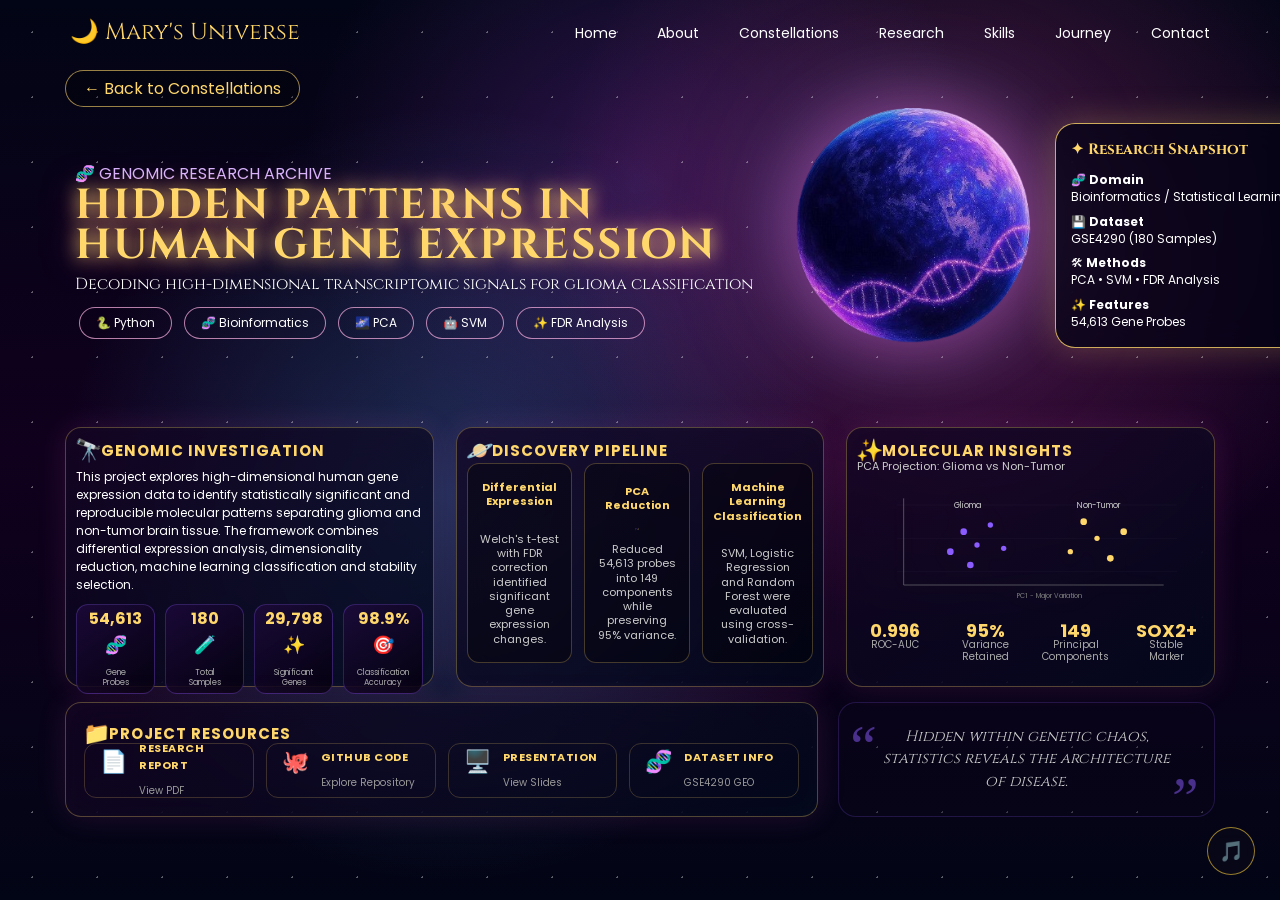
<file: projects/gene.html>
<!DOCTYPE html>
<html lang="en">

<head>

<meta charset="UTF-8">
<meta name="viewport" content="width=device-width, initial-scale=1.0">

<title>Gene Expression Archive 🧬</title>
<link rel="stylesheet" href="gene.css">

<link href="https://fonts.googleapis.com/css2?family=Cinzel:wght@600;700&family=Poppins:wght@300;400;500&display=swap"
rel="stylesheet">

</head>


<body>


<!-- NAVBAR -->
<nav class="navbar">
    <div class="logo">🌙 Mary's Universe</div>
    <ul class="nav-links">
        <li><a href="../index.html#home">Home</a></li>
        <li><a href="../index.html#about">About</a></li>
        <li><a href="../index.html#constellations">Constellations</a></li>
        <li><a href="../index.html#research">Research</a></li>
        <li><a href="../index.html#skills">Skills</a></li>
        <li><a href="../index.html#journey">Journey</a></li>
        <li><a href="../index.html#contact">Contact</a></li>
    </ul>
</nav>

</div>
<a href="../index.html#constellations" class="back-btn">← Back to Constellations</a>
</div>

<!-- HERO -->
<section class="project-hero">
<div class="hero-text">

<p class="tag">🧬 GENOMIC RESEARCH ARCHIVE</p>

<h1>
HIDDEN PATTERNS IN<br>
HUMAN GENE EXPRESSION
</h1>

<p class="subtitle">
Decoding high-dimensional transcriptomic signals
for glioma classification
</p>

<div class="chips">

<span>🐍 Python</span>
<span>🧬 Bioinformatics</span>
<span>🌌 PCA</span>
<span>🤖 SVM</span>
<span>✨ FDR Analysis</span>

<div class="planet-zone">
    <img src="../Images/dna planet.png" 
    class="planet">

    <div class="snapshot-card">
        <h3>✦ Research Snapshot</h3>
        <p>
            🧬 <b>Domain</b><br>
            Bioinformatics / Statistical Learning
        </p>
        <p>
            💾 <b>Dataset</b><br>
            GSE4290 (180 Samples)
        </p>
        <p>
            🛠 <b>Methods</b><br>
            PCA • SVM • FDR Analysis
        </p>
        <p>
            ✨ <b>Features</b><br>
            54,613 Gene Probes
        </p>
    </div>
</div>

</section>

<div class="archive-grid">
    
    <div class="glass-card overview-card">
        <h2><span class="card-icon">🔭</span> Genomic Investigation</h2>
        <p>
            This project explores high-dimensional human gene expression data 
            to identify statistically significant and reproducible molecular 
            patterns separating glioma and non-tumor brain tissue. The framework 
            combines differential expression analysis, dimensionality reduction, 
            machine learning classification and stability selection.
        </p>
        <div class="overview-stats">
            <div class="mini-stat">
                <span class="stat-icon" style="color:#8b5cff;">🧬</span>
                <h4>54,613</h4>
                <p>Gene<br>Probes</p>
            </div>
            <div class="mini-stat">
                <span class="stat-icon" style="color:#ffd76b;">🧪</span>
                <h4>180</h4>
                <p>Total<br>Samples</p>
            </div>
            <div class="mini-stat">
                <span class="stat-icon" style="color:#8b5cff;">✨</span>
                <h4>29,798</h4>
                <p>Significant<br>Genes</p>
            </div>
            <div class="mini-stat">
                <span class="stat-icon" style="color:#ffd76b;">🎯</span>
                <h4>98.9%</h4>
                <p>Classification<br>Accuracy</p>
            </div>
         </div>
    </div>

    <div class="glass-card methodology-card">
        <h2><span class="card-icon">🪐</span> Discovery Pipeline</h2>
        <div class="method-subgrid">
            <div class="method-box">
                <h4>Differential<br>Expression</h4>
                <svg viewBox="0 0 100 100" class="method-svg">

                    <!-- Volcano style plot -->
                    <circle cx="20" cy="75" r="3" fill="#8b5cff"/>
                    <circle cx="30" cy="60" r="3" fill="#ffd76b"/>
                    <circle cx="40" cy="45" r="3" fill="#8b5cff"/>
                    <circle cx="60" cy="45" r="3" fill="#ffd76b"/>
                    <circle cx="70" cy="60" r="3" fill="#8b5cff"/>
                    <circle cx="80" cy="75" r="3" fill="#ffd76b"/>

                    <path 
                    d="M20 80 Q50 10 80 80"
                    stroke="#ffd76b"
                    fill="none"
                    stroke-width="2"/>
                </svg>
                <p>
                    Welch's t-test with FDR correction identified significant gene expression changes.
                </p>
            </div>

            <div class="method-box">
                <h4>PCA<br>Reduction</h4>
                <svg viewBox="0 0 100 100" class="method-svg">

                    <!-- PCA clusters -->
                    <circle cx="30" cy="35" r="5" fill="#8b5cff"/>
                    <circle cx="40" cy="45" r="4" fill="#8b5cff"/>
                    <circle cx="25" cy="50" r="4" fill="#8b5cff"/>
                    <circle cx="70" cy="45" r="5" fill="#ffd76b"/>
                    <circle cx="75" cy="60" r="4" fill="#ffd76b"/>
                    <circle cx="60" cy="55" r="4" fill="#ffd76b"/>

                    <line x1="20" y1="80" x2="85" y2="20"
                    stroke="#ffffff"
                    opacity=".4"/>
                </svg>
                <p>
                    Reduced 54,613 probes into 149 components while preserving 95% variance.
                </p>
            </div>

            <div class="method-box">

                <h4>Machine Learning<br>Classification</h4>
                <svg viewBox="0 0 100 100" class="method-svg">

                    <!-- Neural network -->
                    <circle cx="25" cy="25" r="6" stroke="#ffd76b" fill="none"/>
                    <circle cx="25" cy="70" r="6" stroke="#ffd76b" fill="none"/>
                    <circle cx="55" cy="35" r="6" stroke="#8b5cff" fill="none"/>
                    <circle cx="55" cy="60" r="6" stroke="#8b5cff" fill="none"/>
                    <circle cx="82" cy="48" r="6" stroke="#ffd76b" fill="none"/>
                    <line x1="31" y1="25" x2="49" y2="35" stroke="#8b5cff"/>
                    <line x1="31" y1="70" x2="49" y2="60" stroke="#8b5cff"/>
                    <line x1="61" y1="35" x2="76" y2="48" stroke="#ffd76b"/>
                    <line x1="61" y1="60" x2="76" y2="48" stroke="#ffd76b"/>
                </svg>
                <p>
                    SVM, Logistic Regression and Random Forest were evaluated using cross-validation.
                </p>
            </div>
        </div>
    </div>

    <div class="glass-card results-card">
        <h2><span class="card-icon">✨</span> Molecular Insights</h2>
        <div class="chart-container" style="margin-bottom:20px;">
            <p class="chart-title">
                PCA Projection: Glioma vs Non-Tumor
            </p>
            <svg viewBox="0 0 500 180" 
            class="results-chart-svg"
            style="width:100%; height:160px;">
                <!-- GRID -->
                <line x1="50" y1="30" x2="470" y2="30" 
                stroke="rgba(255,255,255,.05)"/>

                <line x1="50" y1="80" x2="470" y2="80" 
                stroke="rgba(255,255,255,.05)"/>

                <line x1="50" y1="130" x2="470" y2="130" 
                stroke="rgba(255,255,255,.05)"/>

                <!-- PCA AXES -->
                <line x1="60" y1="150" x2="450" y2="150"
                stroke="#777"/>

                <line x1="60" y1="150" x2="60" y2="20"
                stroke="#777"/>

                <!-- Glioma cluster -->
                <circle cx="150" cy="70" r="5" fill="#8b5cff"/>
                <circle cx="170" cy="90" r="4" fill="#8b5cff"/>
                <circle cx="130" cy="100" r="5" fill="#8b5cff"/>
                <circle cx="190" cy="60" r="4" fill="#8b5cff"/>
                <circle cx="160" cy="120" r="5" fill="#8b5cff"/>
                <circle cx="210" cy="95" r="4" fill="#8b5cff"/>

                <!-- Non-Tumor cluster -->
                <circle cx="330" cy="55" r="5" fill="#ffd76b"/>
                <circle cx="350" cy="80" r="4" fill="#ffd76b"/>
                <circle cx="370" cy="110" r="5" fill="#ffd76b"/>
                <circle cx="310" cy="100" r="4" fill="#ffd76b"/>
                <circle cx="390" cy="70" r="5" fill="#ffd76b"/>

                <!-- Labels -->
                <text x="135" y="35"
                fill="#ccc"
                font-size="12">
                Glioma
                </text>
                <text x="320" y="35"
                fill="#ccc"
                font-size="12">
                Non-Tumor
                </text>
                <text x="230" y="170"
                fill="#777"
                font-size="10">
                PC1 - Major Variation
                </text>
            </svg>
        </div>
        <div class="results-text-stats">
            <div>
                <h4>0.996</h4>
                <p>ROC-AUC</p>
            </div>
            <div>
                <h4>95%</h4>
                <p>Variance<br>Retained</p>
            </div>
            <div>
                <h4>149</h4>
                <p>Principal<br>Components</p>
            </div>
            <div>
                <h4>SOX2+</h4>
                <p>Stable<br>Marker</p>
            </div>

        </div>

    </div>

</div>

<div class="bottom-grid">
    <div class="glass-card resources-card">
        <h2><span class="card-icon">📁</span> Project Resources</h2>
        <div class="resource-buttons">
            <!-- REPORT -->
            <a href="../files/Glioma Classification report.pdf" 
            target="_blank" 
            class="res-btn">
                <span class="res-icon">📄</span>
                <div class="res-text">
                    <strong>Research Report</strong>
                    <span>View PDF</span>
                </div>
            </a>

            <!-- GITHUB -->
            <a class="res-btn"
            href="https://github.com/TheDataPoetMaryam/Gene-Expression-Glioma-Classification"
            target="_blank">
                <span class="res-icon">🐙</span>
                <div class="res-text">
                    <strong>GitHub Code</strong>
                    <span>Explore Repository</span>
                </div>
            </a>

            <!-- PRESENTATION -->
            <a href="../files/Glioma Classification Presentation.pptx" 
            target="_blank" 
            class="res-btn">
                <span class="res-icon">🖥️</span>
                <div class="res-text">
                    <strong>Presentation</strong>
                    <span>View Slides</span>
                </div>
            </a>

            <!-- DATASET -->
            <a href="../files/Glioma datasets/"
            target="_blank"
            class="res-btn">
                <span class="res-icon">🧬</span>
                <div class="res-text">
                    <strong>Dataset Info</strong>
                    <span>GSE4290 GEO</span>
                </div>
            </a>
        </div>
    </div>
    <div class="quote-card">
        <p class="quote-content">
            Hidden within genetic chaos, statistics reveals the architecture of disease.
        </p>
    </div>
</div>
</section>

<link rel="stylesheet" href="../music.css">
<script src="../music.js"></script>

</body>
</html>
</file>
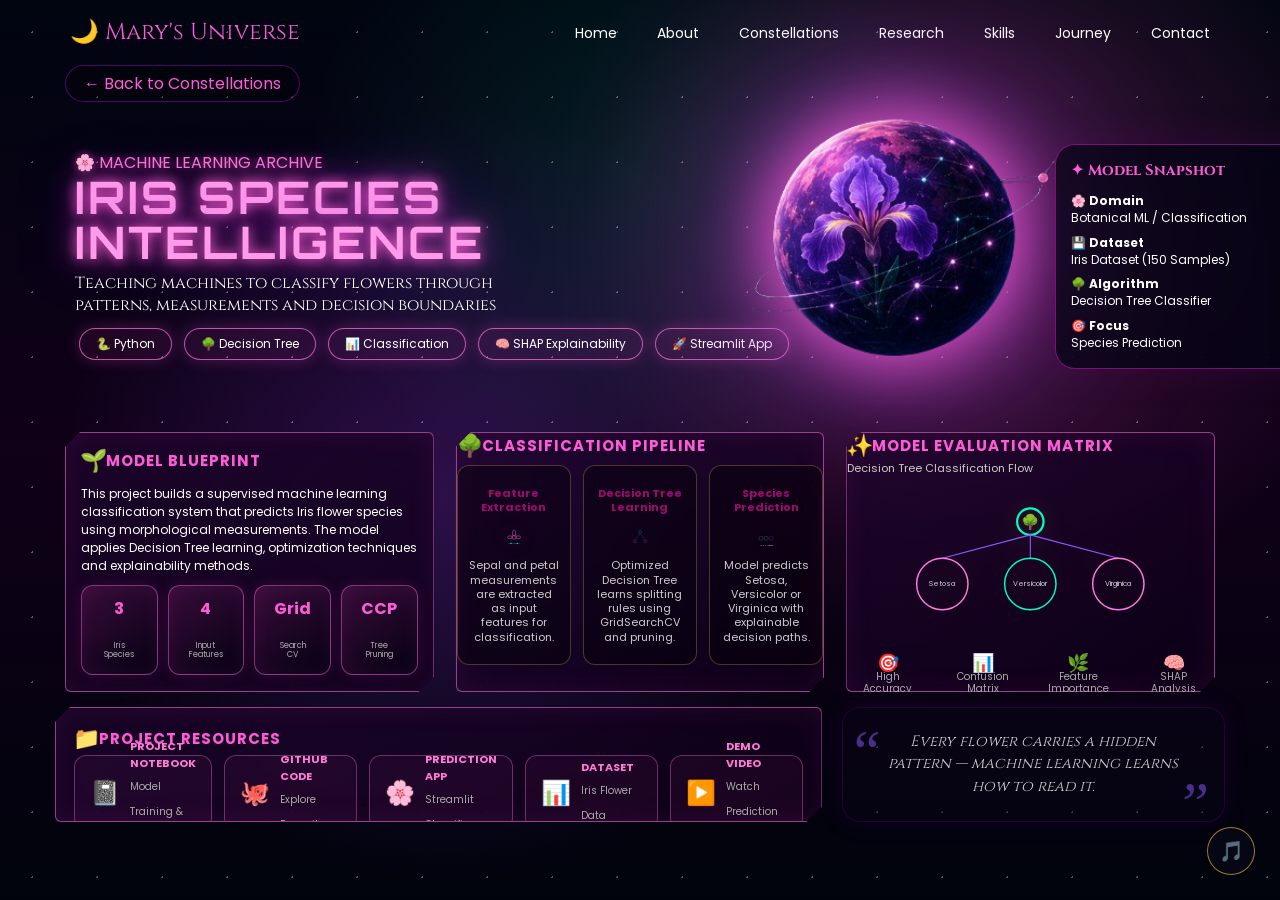
<file: projects/iris.html>
<!DOCTYPE html>
<html lang="en">

<head>

<meta charset="UTF-8">
<meta name="viewport" content="width=device-width, initial-scale=1.0">

<title>Iris Species Archive 🌸</title>
<link rel="stylesheet" href="iris.css">

<link href="https://fonts.googleapis.com/css2?family=Cinzel:wght@600;700&family=Poppins:wght@300;400;500&display=swap" rel="stylesheet">
<link href="https://fonts.googleapis.com/css2?family=Orbitron:wght@700;800&display=swap" rel="stylesheet">

</head>


<body>


<!-- NAVBAR -->
<nav class="navbar">
    <div class="logo">🌙 Mary's Universe</div>
    <ul class="nav-links">
        <li><a href="../index.html#home">Home</a></li>
        <li><a href="../index.html#about">About</a></li>
        <li><a href="../index.html#constellations">Constellations</a></li>
        <li><a href="../index.html#research">Research</a></li>
        <li><a href="../index.html#skills">Skills</a></li>
        <li><a href="../index.html#journey">Journey</a></li>
        <li><a href="../index.html#contact">Contact</a></li>
    </ul>
</nav>

</div>
<a href="../index.html#constellations" class="back-btn">← Back to Constellations</a>
</div>

<!-- HERO -->
<section class="project-hero">
<div class="hero-text">

<p class="tag">🌸 MACHINE LEARNING ARCHIVE</p>

<h1>
IRIS SPECIES<br>
INTELLIGENCE
</h1>

<p class="subtitle">
Teaching machines to classify flowers through<br>
patterns, measurements and decision boundaries
</p>

<div class="chips">

<span>🐍 Python</span>
<span>🌳 Decision Tree</span>
<span>📊 Classification</span>
<span>🧠 SHAP Explainability</span>
<span>🚀 Streamlit App</span>

</div>

<div class="planet-zone">

    <img src="../Images/iris planet.png" 
    class="planet">

    <div class="snapshot-card">
        <h3>✦ Model Snapshot</h3>
        <p>
        🌸 <b>Domain</b><br>
        Botanical ML / Classification
        </p>
        <p>
        💾 <b>Dataset</b><br>
        Iris Dataset (150 Samples)
        </p>
        <p>
        🌳 <b>Algorithm</b><br>
        Decision Tree Classifier
        </p>
        <p>
        🎯 <b>Focus</b><br>
        Species Prediction
        </p>

    </div>
</div>

</section>

<div class="archive-grid">

    <div class="glass-card overview-card">
        <h2><span class="card-icon">🌱</span> Model Blueprint</h2>
        <p>
            This project builds a supervised machine learning 
            classification system that predicts Iris flower species 
            using morphological measurements. The model applies 
            Decision Tree learning, optimization techniques and 
            explainability methods.
        </p>
        <div class="overview-stats">
            <div class="mini-stat">
            <h4>3</h4>
            <p>Iris<br>Species</p>
        </div>
        <div class="mini-stat">
            <h4>4</h4>
            <p>Input<br>Features</p>
        </div>
        <div class="mini-stat">
            <h4>Grid</h4>
            <p>Search<br>CV</p>
        </div>
        <div class="mini-stat">
            <h4>CCP</h4>
            <p>Tree<br>Pruning</p>
        </div>
    </div>
    </div>


    <div class="glass-card methodology-card">
        <h2><span class="card-icon">🌳</span> Classification Pipeline</h2>
        <div class="method-subgrid">

        <!-- FEATURE EXTRACTION -->
        <div class="method-box">

            <h4>Feature<br>Extraction</h4>

            <svg viewBox="0 0 100 100" class="method-svg">

                <!-- Iris flower + measurements -->
                <circle cx="50" cy="45" r="10"
                fill="none"
                stroke="#ff7ad9"
                stroke-width="2"/>

                <ellipse cx="50" cy="25" rx="8" ry="15"
                fill="none"
                stroke="#ff7ad9"
                stroke-width="2"/>

                <ellipse cx="30" cy="45" rx="12" ry="7"
                fill="none"
                stroke="#ff7ad9"
                stroke-width="2"/>

                <ellipse cx="70" cy="45" rx="12" ry="7"
                fill="none"
                stroke="#ff7ad9"
                stroke-width="2"/>

                <line x1="20" y1="75"
                x2="80" y2="75"
                stroke="#00ffbf"/>

                <circle cx="35" cy="75" r="3"
                fill="#00ffbf"/>

                <circle cx="65" cy="75" r="3"
                fill="#00ffbf"/>

            </svg>

            <p>
            Sepal and petal measurements are extracted
            as input features for classification.
            </p>

        </div>


        <!-- DECISION TREE -->
        <div class="method-box">

            <h4>Decision Tree<br>Learning</h4>

            <svg viewBox="0 0 100 100" class="method-svg">

                <!-- Tree structure -->

                <circle cx="50" cy="20" r="7"
                stroke="#00ffbf"
                fill="none"/>

                <circle cx="25" cy="65" r="7"
                stroke="#ff7ad9"
                fill="none"/>

                <circle cx="75" cy="65" r="7"
                stroke="#ff7ad9"
                fill="none"/>

                <line x1="50" y1="27"
                x2="25" y2="58"
                stroke="#8b5cff"/>

                <line x1="50" y1="27"
                x2="75" y2="58"
                stroke="#8b5cff"/>

            </svg>


            <p>
            Optimized Decision Tree learns splitting rules
            using GridSearchCV and pruning.
            </p>

        </div>


        <!-- PREDICTION -->
        <div class="method-box">

            <h4>Species<br>Prediction</h4>


            <svg viewBox="0 0 100 100" class="method-svg">

                <!-- output classes -->

                <circle cx="25" cy="50" r="10"
                fill="none"
                stroke="#ff7ad9"/>

                <circle cx="50" cy="50" r="10"
                fill="none"
                stroke="#00ffbf"/>

                <circle cx="75" cy="50" r="10"
                fill="none"
                stroke="#8b5cff"/>

                <text x="50"
                y="85"
                fill="#ccc"
                font-size="10"
                text-anchor="middle">
                Iris Classes
                </text>

            </svg>


            <p>
            Model predicts Setosa, Versicolor or Virginica
            with explainable decision paths.
            </p>

        </div>


    </div>
    </div>

    <div class="glass-card results-card">

    <h2><span class="card-icon">✨</span> Model Evaluation Matrix</h2>

    <div class="chart-container" style="margin-bottom:20px;">
    <p class="chart-title">
        Decision Tree Classification Flow
    </p>

    <svg viewBox="0 0 500 180" class="results-chart-svg" style="width:100%; height:160px;">

        <circle cx="250" cy="35" r="18" fill="none" stroke="#00ffbf" stroke-width="3"/>

        <text x="250" y="42" fill="#ff7ad9" font-size="20" text-anchor="middle">
            🌳
        </text>

        <line x1="250" y1="53" x2="130" y2="85" stroke="#8b5cff" stroke-width="1.5"/>
        <line x1="250" y1="53" x2="250" y2="85" stroke="#8b5cff" stroke-width="1.5"/>
        <line x1="250" y1="53" x2="370" y2="85" stroke="#8b5cff" stroke-width="1.5"/>

        <circle cx="130" cy="120" r="35" fill="none" stroke="#ff7ad9" stroke-width="2"/>
        <circle cx="250" cy="120" r="35" fill="none" stroke="#00ffbf" stroke-width="2"/>
        <circle cx="370" cy="120" r="35" fill="none" stroke="#ff7ad9" stroke-width="2"/>

        <text x="130" y="120" fill="#ccc" font-size="10" text-anchor="middle" dominant-baseline="middle">
            Setosa
        </text>

        <text x="250" y="120" fill="#ccc" font-size="10" text-anchor="middle" dominant-baseline="middle">
            Versicolor
        </text>

        <text x="370" y="120" fill="#ccc" font-size="10" text-anchor="middle" dominant-baseline="middle">
            Virginica
        </text>

    </svg>
</div>



    <div class="results-text-stats">


        <div>
            <h4>🎯</h4>
            <p>High<br>Accuracy</p>
        </div>


        <div>
            <h4>📊</h4>
            <p>Confusion<br>Matrix</p>
        </div>


        <div>
            <h4>🌿</h4>
            <p>Feature<br>Importance</p>
        </div>


        <div>
            <h4>🧠</h4>
            <p>SHAP<br>Analysis</p>
        </div>


    </div>


</div>
</div>

<div class="bottom-grid">

    <div class="glass-card resources-card">

        <h2><span class="card-icon">📁</span> Project Resources</h2>


        <div class="resource-buttons">


            <!-- NOTEBOOK -->
            <a href="../files/Iris_Project.ipynb"
            target="_blank"
            class="res-btn">

                <span class="res-icon">📓</span>

                <div class="res-text">
                    <strong>Project Notebook</strong>
                    <span>Model Training & Analysis</span>
                </div>

            </a>



            <!-- GITHUB -->
            <a class="res-btn"
            href="https://github.com/TheDataPoetMaryam/Iris-Project"
            target="_blank">

                <span class="res-icon">🐙</span>

                <div class="res-text">
                    <strong>GitHub Code</strong>
                    <span>Explore Repository</span>
                </div>

            </a>



            <!-- STREAMLIT -->
            <a href= "../files/Iris_Predictor.ipynb"
            target="_blank"
            class="res-btn">

                <span class="res-icon">🌸</span>

                <div class="res-text">
                    <strong>Prediction App</strong>
                    <span>Streamlit Classifier</span>
                </div>

            </a>




            <!-- DATASET -->
            <a href="../files/Iris.csv"
            target="_blank"
            class="res-btn">

                <span class="res-icon">📊</span>

                <div class="res-text">

                    <strong>Dataset</strong>
                    <span>Iris Flower Data</span>

                </div>

            </a>

            <!-- YOUTUBE DEMO -->
            <a href="https://www.youtube.com/watch?v=ObeN__9T4ZE&t=47s"
            target="_blank"
            class="res-btn">

                <span class="res-icon">▶️</span>

                <div class="res-text">

                    <strong>Demo Video</strong>
                    <span>Watch Prediction Flow</span>

                </div>

            </a>


        </div>

    </div>



    <div class="quote-card">

        <p class="quote-content">
            Every flower carries a hidden pattern —
            machine learning learns how to read it.
        </p>

    </div>


</div>


</section>

<link rel="stylesheet" href="../music.css">
<script src="../music.js"></script>

</body>

</html>
</file>
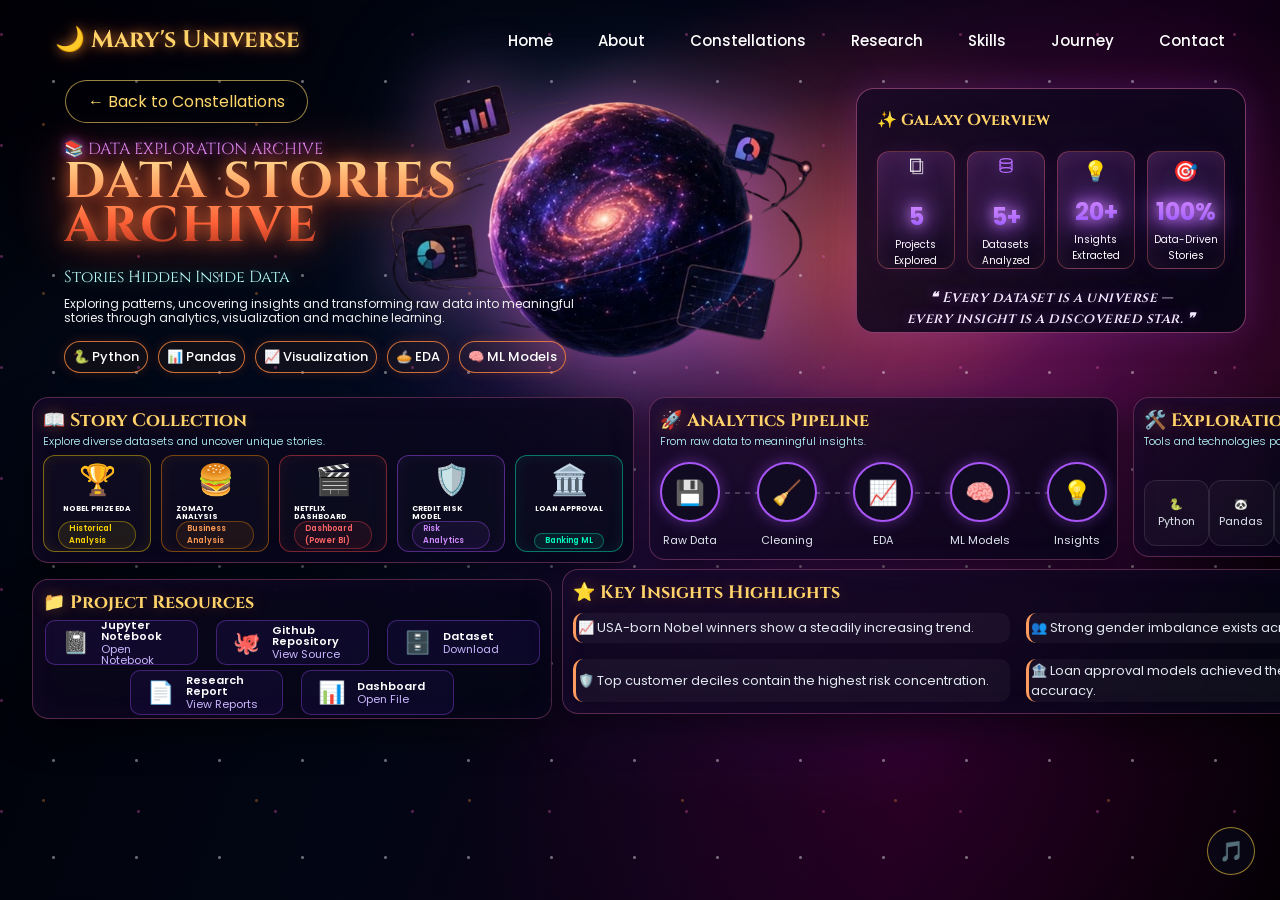
<file: projects/stories.html>
<!DOCTYPE html>
<html lang="en">
<head>
    <meta charset="UTF-8">
    <meta name="viewport" content="width=device-width, initial-scale=1.0">
    <title>Data Stories Archive 📊</title>
    <link rel="stylesheet" href="stories.css">
    <link href="https://fonts.googleapis.com/css2?family=Cinzel:wght@600;700&family=Poppins:wght@300;400;500&display=swap" rel="stylesheet">
    <link href="https://fonts.googleapis.com/css2?family=Orbitron:wght@700;800&display=swap" rel="stylesheet">
</head>

<body>

    <nav class="navbar">
        <div class="logo">🌙 Mary's Universe</div>
        <ul class="nav-links">
            <li><a href="../index.html#home">Home</a></li>
            <li><a href="../index.html#about">About</a></li>
            <li><a href="../index.html#constellations">Constellations</a></li>
            <li><a href="../index.html#research">Research</a></li>
            <li><a href="../index.html#skills">Skills</a></li>
            <li><a href="../index.html#journey">Journey</a></li>
            <li><a href="../index.html#contact">Contact</a></li>
        </ul>
    </nav>

    <a href="../index.html#constellations" class="back-btn">← Back to Constellations</a>

    <section class="project-hero">
        <div class="hero-text">
            <p class="tag">📚 DATA EXPLORATION ARCHIVE</p>
            <h1>DATA STORIES ARCHIVE</h1>
            <p class="subtitle">Stories Hidden Inside Data</p>
            <p class="hero-desc">
                Exploring patterns, uncovering insights and transforming
                raw data into meaningful stories through analytics,
                visualization and machine learning.
            </p>
            <div class="chips">
                <span>🐍 Python</span>
                <span>📊 Pandas</span>
                <span>📈 Visualization</span>
                <span>🥧 EDA</span>
                <span>🧠 ML Models</span>
            </div>
        </div>

        <div class="planet-zone">
            <img src="../Images/Data stories planet.png" class="planet" alt="Illustrated purple planet representing data stories">

            <div class="snapshot-card">
                <h3>✨ Galaxy Overview</h3>
                <div class="snapshot-stats">
                    <div class="snap-box">
                        <h4>
                            <svg viewBox="0 0 50 50" class="snap-svg">
                                <rect x="16" y="12" width="16" height="20" fill="none" stroke="#f5f5f5" stroke-width="2"/>
                                <rect x="20" y="16" width="16" height="20" fill="none" stroke="#f5f5f5" stroke-width="2" opacity=".65"/>
                            </svg>
                        </h4>
                        <h2>5</h2>
                        <p>Projects<br>Explored</p>
                    </div>
                    <div class="snap-box">
                        <h4>
                            <svg viewBox="0 0 50 50" class="snap-svg">
                                <ellipse cx="25" cy="15" rx="10" ry="4" fill="none" stroke="#b56cff" stroke-width="2"/>
                                <line x1="15" y1="15" x2="15" y2="30" stroke="#b56cff" stroke-width="2"/>
                                <line x1="35" y1="15" x2="35" y2="30" stroke="#b56cff" stroke-width="2"/>
                                <ellipse cx="25" cy="30" rx="10" ry="4" fill="none" stroke="#b56cff" stroke-width="2"/>
                                <ellipse cx="25" cy="22" rx="10" ry="4" fill="none" stroke="#b56cff" stroke-width="2" opacity=".6"/>
                            </svg>
                        </h4>
                        <h2>5+</h2>
                        <p>Datasets<br>Analyzed</p>
                    </div>
                    <div class="snap-box">
                        <h4>💡</h4>
                        <h2>20+</h2>
                        <p>Insights<br>Extracted</p>
                    </div>
                    <div class="snap-box">
                        <h4>🎯</h4>
                        <h2>100%</h2>
                        <p>Data-Driven<br>Stories</p>
                    </div>
                </div>
                <p class="snap-quote">
                    ❝ Every dataset is a universe —<br>every insight is a discovered star. ❞
                </p>
            </div>
        </div>
    </section>

    <div class="dashboard-grid">

        <div class="glass-card overview-card">
            <h2><span class="card-icon">📖</span> Story Collection</h2>
            <p class="card-subtitle">Explore diverse datasets and uncover unique stories.</p>

            <div class="story-grid">
                <div class="story-card nobel">
                    <div class="story-icon">🏆</div>
                    <h4>NOBEL PRIZE EDA</h4>
                    <span class="story-tag tag-nobel">
                        Historical Analysis
                    </span>
                </div>

                <div class="story-card zomato">
                    <div class="story-icon">🍔</div>
                    <h4>ZOMATO ANALYSIS</h4>
                    <span class="story-tag tag-zomato">
                        Business Analysis
                    </span>
                </div>
                
                 <div class="story-card netflix">
                    <div class="story-icon">🎬</div>
                    <h4>NETFLIX DASHBOARD</h4>
                    <span class="story-tag tag-netflix">
                        Dashboard (Power BI)
                    </span>
                </div>

                <div class="story-card credit">
                    <div class="story-icon">🛡️</div>
                    <h4>CREDIT RISK MODEL</h4>
                    <span class="story-tag tag-credit">
                        Risk Analytics
                    </span>
                </div>
                 
                <div class="story-card loan">
                    <div class="story-icon">🏛️</div>
                    <h4>LOAN APPROVAL</h4>
                    <span class="story-tag tag-loan">
                        Banking ML
                        </span>
                    </div>
            </div>
        </div>

        <div class="glass-card pipeline-card">
            <h2>🚀 Analytics Pipeline</h2>
            <p class="card-subtitle">From raw data to meaningful insights.</p>
            
            <div class="pipeline-flow">
                <div class="node"><span>💾</span><p>Raw Data</p></div>
                <div class="node"><span>🧹</span><p>Cleaning</p></div>
                <div class="node"><span>📈</span><p>EDA</p></div>
                <div class="node"><span>🧠</span><p>ML Models</p></div>
                <div class="node"><span>💡</span><p>Insights</p></div>
            </div>
        </div>

        <div class="glass-card toolkit-card">
            <h2>🛠️ Exploration Toolkit</h2>
            <p class="card-subtitle">Tools and technologies powering the stories.</p>
            
            <div class="toolkit-grid">
                <div class="tool">🐍<br>Python</div>
                <div class="tool">🐼<br>Pandas</div>
                <div class="tool">⚙️<br>Scikit</div>
                <div class="tool">📊<br>Power BI</div>
                <div class="tool">📉<br>Matplotlib</div>
            </div>
        </div>

<div class="glass-card resources-card">
    <h2>📁 Project Resources</h2>

    <div class="resource-links">

        <!-- Notebook -->
        <a href="../files/Stories Jupyter notebook/"
           target="_blank"
           class="res-btn">

            <span class="res-icon">📓</span>

            <div class="res-text">
                <strong>Jupyter Notebook</strong>
                <span>Open Notebook</span>
            </div>

        </a>

        <!-- Github -->
        <a href="https://github.com/TheDataPoetMaryam/Netflix"
           target="_blank"
           class="res-btn">

            <span class="res-icon">🐙</span>

            <div class="res-text">
                <strong>Github Repository</strong>
                <span>View Source</span>
            </div>

        </a>

        <!-- Dataset -->
        <a href="../files/Stories dataset/Datasets/"
           target="_blank"
           class="res-btn">

            <span class="res-icon">🗄️</span>

            <div class="res-text">
                <strong>Dataset</strong>
                <span>Download</span>
            </div>

        </a>

    </div>

    <div class="resource-bottom">

        <!-- Report -->
        <a href="../files/Stories dataset/Reports/"
           target="_blank"
           class="res-btn">

            <span class="res-icon">📄</span>

            <div class="res-text">
                <strong>Research Report</strong>
                <span>View Reports</span>
            </div>

        </a>

        <!-- Dashboard -->
        <a href="../files/Netflix.pbix"
           target="_blank"
           class="res-btn">

            <span class="res-icon">📊</span>

            <div class="res-text">
                <strong>Dashboard</strong>
                <span>Open File</span>
            </div>

        </a>

    </div>
</div>


        <div class="glass-card insights-card">
            <h2>⭐ Key Insights Highlights</h2>
            
            <div class="insights-grid">
                <div class="insight-item">📈 USA-born Nobel winners show a steadily increasing trend.</div>
                <div class="insight-item">👥 Strong gender imbalance exists across Nobel Prize categories.</div>
                <div class="insight-item">🛡️ Top customer deciles contain the highest risk concentration.</div>
                <div class="insight-item">🏦 Loan approval models achieved the highest prediction accuracy.</div>
            </div>
        </div>

    </div>
    <link rel="stylesheet" href="../music.css">
    <script src="../music.js"></script>

</body>
</html>
</file>
<file: style.css>
@import url('https://fonts.googleapis.com/css2?family=Cinzel:wght@400;600;700&family=Poppins:wght@300;400;500;600&display=swap');

/* =====================================================
   RESET & FOUNDATION
===================================================== */
* {
    margin: 0;
    padding: 0;
    box-sizing: border-box;
}

body{
    background: linear-gradient(
        to bottom,
        #02040F,
        #060C1D,
        #0A1024
    );

    min-height:100vh;
}

.hero{
    position: relative;
    width:100%;
    height:100vh;
    overflow:hidden;
    opacity:0;
    animation:
    heroAppear 2s forwards;
}

@keyframes heroAppear{

    from{

        opacity:0;

        filter:blur(8px);

    }

    to{

        opacity:1;

        filter:blur(0);

    }

}

.hero::after{
    content:"";
    position:absolute;
    inset:0;
    background:radial-gradient(
        circle,
        transparent 45%,
        rgba(0,0,0,.35) 100%
    );
    pointer-events:none;
}

/* =====================================================
   Hero Content (Texts)
===================================================== */

.hero-content{
    position:absolute;

    top:54%;
    left:50%;

    transform:translate(-50%,-50%);

    text-align:center;

    z-index:100;
}

.welcome{

    font-family:"Poppins",sans-serif;

    color:#f5e9b7;

    font-size:1.4rem;

    letter-spacing:2px;

    margin-bottom:5px;

    opacity:.95;

}

.hero-title{

    font-family:"Cinzel",serif;

    font-size:7rem;

    font-weight:700;

    letter-spacing:8px;

    margin-bottom:18px;

    background:linear-gradient(
        45deg,
        #fff7d1,
        #ffe07a,
        #c9931a
    );

    -webkit-background-clip:text;

    color:transparent;

    text-shadow:
        0 0 20px rgba(255,220,120,.35),
        0 0 40px rgba(255,190,70,.2);

}

.hero-subtitle{

    font-family:"Poppins",sans-serif;

    color:#f5f5f5;

    font-size:1.45rem;

    letter-spacing:3px;

    margin-bottom:45px;

    margin-top:10px;

    opacity:.9;

}

.explore-btn{

    background:transparent;

    color:#ffe07a;

    border:2px solid #d7b347;

    padding:18px 50px;

    border-radius:40px;

    font-size:1rem;

    font-family:"Poppins",sans-serif;

    cursor:pointer;

    transition:.35s;

}

.explore-btn:hover{

    background:#d7b347;

    color:#081220;

    transform:translateY(-5px);

    box-shadow:
        0 0 25px rgba(255,220,120,.6);

}

/* ==========================
   Navbar
=============================*/

.navbar{

    position:fixed;

    top:0;
    left:0;

    width:100%;

    padding:25px 70px;

    display:flex;

    justify-content:space-between;

    align-items:center;

    z-index:9999;

    background:rgba(4,8,18,.08);

    backdrop-filter:blur(8px);

}

.logo{

    font-family:"Cinzel",serif;

    font-size:1.4rem;

    color:#f5d36b;

    font-weight:700;

    letter-spacing:1px;

    cursor:pointer;

    text-shadow:0 0 12px rgba(255,220,120,.4);

}

.nav-links{

    display:flex;

    list-style:none;

    gap:38px;

}

.nav-links a{

    color:white;

    text-decoration:none;

    font-family:"Poppins",sans-serif;

    font-size:.9rem;

    transition:.35s;

    position:relative;

}

.nav-links a::after{

    content:"";

    position:absolute;

    left:0;
    bottom:-6px;

    width:0;

    height:2px;

    background:#f5d36b;

    transition:.35s;

}

.nav-links a:hover{

    color:#f5d36b;

}
.nav-links a:hover::after{

    width:100%;

}

.logo:hover{

    transform:scale(1.03);

    transition:.4s;

}
/* =====================================================
   Scroll Indicator
===================================================== */

.scroll-indicator{

    position:absolute;

    bottom:20px;

    left:50%;

    transform:translateX(-50%);

    display:flex;

    flex-direction:column;

    align-items:center;

    z-index:100;

    color:#ddd;

    animation:floatIndicator 2s ease-in-out infinite;

}

.mouse{

    width:18px;

    height:30px;

    border:1.5px solid rgba(255,220,120,.8);

    border-radius:15px;

    position:relative;

}

.wheel{

    width:3px;

    height:5px;

    background:#ffe07a;

    border-radius:50%;

    position:absolute;

    left:50%;

    top:5px;

    transform:translateX(-50%);

    animation:scrollWheel 2s infinite;

}

.scroll-indicator p{

    margin-top:6px;

    font-size:.65rem;

    letter-spacing:1.5px;

    font-family:"Poppins",sans-serif;

    color:rgba(255,255,255,.75);

}

@keyframes scrollWheel{

    0%{
        opacity:1;
        top:5px;
    }

    100%{
        opacity:0;
        top:14px;
    }

}

@keyframes floatIndicator{

    0%,100%{

        transform:translateX(-50%) translateY(0);

    }

    50%{

        transform:translateX(-50%) translateY(8px);

    }

}

html{

    scroll-behavior:smooth;

}


/* =====================================================
   THE IMAGES (Glued in place!)
===================================================== */

.hero-moon {
    position: absolute;
    top: 15%;            /* Down from the top */
    left: 50%;           /* Centered horizontally */
    transform: translateX(-50%); /* Keeps it perfectly centered */
    width: 165px;
    z-index: 10;          /* Floats above the sky */
    filter:
        drop-shadow(0 0 18px rgba(255,215,120,.5))
        drop-shadow(0 0 45px rgba(255,215,120,.25));
    animation:
    moonGlow 8s ease-in-out infinite,
    floatMoon 6s ease-in-out infinite;
}

@keyframes moonGlow{

    0%,100%{
        filter:
        drop-shadow(0 0 18px rgba(255,215,120,.45))
        drop-shadow(0 0 40px rgba(255,215,120,.20));
    }

    50%{
        filter:
        drop-shadow(0 0 28px rgba(255,215,120,.8))
        drop-shadow(0 0 70px rgba(255,215,120,.45));
    }

}

@keyframes floatMoon{

    0%,100%{
        transform:translate(-50%,0);
    }

    50%{
        transform:translate(-50%,-10px);
    }

}

.hero-mountains {
    position: absolute;
    bottom: -2px;        /* Pinned completely to the bottom */
    left: 0;
    width: 100%;         /* Stretches all the way across */
    z-index: 20;         /* Sits in front of everything */
    pointer-events: none;
}

/* ========================================
   STARS
======================================== */

.hero-star{

    box-shadow:
    0 0 10px white,
    0 0 25px white,
    0 0 60px rgba(255,255,255,.8);

}

#stars-far,
#stars-mid,
#stars-near{

    position:absolute;

    inset:0;

    overflow:hidden;

    pointer-events:none;

}

#stars-far{

    z-index:2;

}

#stars-mid{

    z-index:3;

}

#stars-near{

    z-index:4;

}

.star{

    position:absolute;

    background:white;

    border-radius:50%;

    animation:twinkle ease-in-out infinite;

}

.glow{

    background:#FFF8DC;

    box-shadow:
        0 0 8px white,
        0 0 18px #ffe9a8,
        0 0 30px #ffd86b;

}

.diamond{

    transform:rotate(45deg);

    border-radius:1px;

}

.cross{
    width:4px !important;
    height:4px !important;

    box-shadow:
        0 0 10px white,
        0 0 20px #fff5b5;

    background:white;

    border-radius:50%;

}

.flash{

    transform:scale(2);

    opacity:1;

    box-shadow:
    0 0 10px white,
    0 0 25px white;

}

.cross::before,
.cross::after{

    content:"";

    position:absolute;

    background:white;

    left:50%;
    top:50%;

    transform:translate(-50%,-50%);

}

.cross::before{

    width:1px;
    height:10px;

}

.cross::after{

    width:10px;
    height:1px;

}

@keyframes twinkle{

    0%,100%{

        opacity:.3;

        transform:scale(.8);

    }

    50%{

        opacity:1;

        transform:scale(1.2);

    }

}

/* ===============================
   SHOOTING STAR
================================= */

.shooting-star{

    position:absolute;

    height:2px;

    background:linear-gradient(

        to left,

        rgba(255,255,255,0),

        rgba(255,255,255,.25),

        rgba(255,255,255,.7),

        white

    );

    border-radius:50px;

    filter:

        drop-shadow(0 0 6px white)

        drop-shadow(0 0 18px rgba(255,255,255,.7));

    z-index:4;

    pointer-events:none;

}

.shooting-star::after{
    content:"";
    position:absolute;
    left:-5px;
    top:-3px;
    width:8px;
    height:8px;
    border-radius:50%;
    background:white;

    box-shadow:
        0 0 8px white,
        0 0 18px white,
        0 0 35px white;
}

/* ===========================
        NEBULA
=========================== */

.nebula{

    position:absolute;

    border-radius:50%;

    filter:blur(120px);

    opacity:.18;

    pointer-events:none;

    animation:floatNebula 45s ease-in-out infinite alternate;

    z-index:1;

}

/* Purple */

.nebula1{

    width:700px;
    height:450px;

    background:radial-gradient(circle,
    rgba(130,80,255,.45),
    transparent 70%);

    top:10%;
    left:-120px;

}

/* Blue */

.nebula2{

    width:650px;
    height:420px;

    background:radial-gradient(circle,
    rgba(80,140,255,.30),
    transparent 70%);

    top:35%;
    right:-150px;

    animation-duration:55s;

}

/* Pink */

.nebula3{

    width:550px;
    height:350px;

    background:radial-gradient(circle,
    rgba(255,120,220,.20),
    transparent 70%);

    bottom:-80px;
    left:25%;

    animation-duration:60s;

}

@keyframes floatNebula{

    from{

        transform:
        translate(0px,0px)
        scale(1);

    }

    to{

        transform:
        translate(60px,-40px)
        scale(1.08);

    }

}

/* ===============================
   ABOUT SECTION
================================= */

.about{

    height:100vh;

    padding:80px 8% 80px;

    position:relative;

    overflow:hidden;

}

.about-container,
.section-title{

    position:relative;
    z-index:5;

}

.section-title{

    text-align:center;

    margin-bottom:25px;

}

.section-title h2{

    font-family:"Cinzel";

    font-size:3.5rem;

    color:#f6d97b;

}

.title-line{

    width:120px;

    height:2px;

    background:#d7b347;

    margin:18px auto;

    position:relative;

}

.title-line::after{

    content:"✦";

    position:absolute;

    left:50%;

    top:-12px;

    transform:translateX(-50%);

    color:#f6d97b;

}

.about-container{

    display:grid;
    grid-template-columns: 1fr 1fr;

    gap:70px;

    align-items:center;

    transform:translate(170px,-50px);

}

.about-text h3{

    color:#f6d97b;

    font-size:2rem;

    margin-bottom:25px;

}

.about-text p{

    color:#ddd;

    line-height:1.6;

    margin-bottom:5px;

    font-size:1.05rem;

}

.about-text h3::after{
    content:"";
    display:block;

    width:80px;
    height:2px;

    background:#d7b347;

    margin-top:15px;
}

.about-text{

    display:flex;
    flex-direction:column;
    gap:15px;
    position:relative;
    z-index:5;
    max-width:650px;
     transform:translateY(-40px);

}

.about-window{

    width:360px;
    height:470px;

    border-radius:190px 190px 20px 20px;

    overflow:hidden;
    position:relative;

    border:
    3px solid rgba(255,215,100,.8);

    box-shadow:
    inset 0 0 40px rgba(255,255,255,.12),
    inset 0 0 80px rgba(0,0,0,.7),

    0 0 35px rgba(255,210,90,.35),
    0 0 80px rgba(255,210,90,.12),

    0 35px 80px rgba(0,0,0,.7),

    inset 0 0 30px rgba(255,220,120,.15);

}

@keyframes windowFloat{
    50%{

        transform:translateY(-12px);

    }

}

.about-visual{

    display:flex;

    justify-content:center;
    align-items:center;

}

.about::after{

    content:"";

    position:absolute;

    bottom:0;
    left:0;

    width:100%;
    height:260px;

    background:
    linear-gradient(
        to top,
        rgba(20,15,12,.95),
        rgba(20,15,12,.4),
        transparent
    );

    z-index:0;

}

.about-text::before{

    content:"";
    position:absolute;

    width:300px;
    height:300px;

    background:rgba(255,200,100,.08);
    filter:blur(80px);

    z-index:-1;

}


.about-window::before{

    content:"";

    position:absolute;

    inset:0;

    background:
    linear-gradient(
    120deg,
    rgba(255,255,255,.25),
    transparent 30%,
    transparent 70%
    );

    z-index:20;

    pointer-events:none;

}

.window-glow{

    position:absolute;

    inset:0;

    box-shadow:

    inset 0 0 80px rgba(255,220,120,.08);

}

.window-bg{

    position:absolute;

    inset:0;

    width:100%;
    height:115%;

    object-fit:cover;

    object-position:center top;

    transform:translateY(-45px);

    z-index:1;

}

.window-real-moon{

    position:absolute;

    width:115px;

    top:60px;
    right:51px;

    z-index:5;

    animation:moonFloat 10s ease-in-out infinite;

    filter:
    drop-shadow(0 0 20px #ffd76b)
    drop-shadow(0 0 60px #ffd76b);

}


@keyframes moonFloat{

    50%{
        transform:translateY(-12px);
    }

}

.window-shooting-stars{

    position:absolute;

    inset:0;

    overflow:hidden;

    border-radius:220px 220px 25px 25px;

    pointer-events:none;

    z-index:20;

}


.window-meteor{

    position:absolute;

    width:80px;
    height:2px;

    background:linear-gradient(
        90deg,
        white,
        transparent
    );

    border-radius:50%;

    filter:
    drop-shadow(0 0 8px white);

    animation:
    windowMeteor 1.8s linear forwards;

}

@keyframes windowMeteor{

    from{
        transform:
        translate(0,0)
        rotate(-35deg);

        opacity:1;
    }

    to{
        transform:
        translate(-250px,180px)
        rotate(-35deg);

        opacity:0;
    }

}

.curtain{

    position:absolute;

    top:0;

    width:50%;
    height:100%;

    background:
    linear-gradient(
    90deg,

    #050817,
    #111b3d,
    #1d2b60,
    #0b1028

    );

    z-index:50;

    transition:
    transform 3.5s cubic-bezier(.77,0,.18,1);

    box-shadow:
    inset 0 0 40px rgba(255,215,120,.15);

    animation:
    curtainFlow 5s ease-in-out infinite;

    transform-origin:center;

    border-bottom-left-radius:40% 5%;
    border-bottom-right-radius:40% 5%;

    opacity:.92;
    backdrop-filter:blur(2px);

}

@keyframes curtainFlow{

    0%,100%{

        filter:
        brightness(1);

    }

    50%{

        filter:
        brightness(1.2);

    }

}

.left-curtain{

    left:0;

    border-radius:
    190px 0 0 20px;
    border-right:
    2px solid rgba(255,215,120,.8);
    box-shadow:
    15px 0 30px rgba(0,0,0,.6);
    border-right:2px solid rgba(255,220,120,.6);

}

.right-curtain{

    right:0;

    border-radius:
    0 190px 20px 0;
    border-left:
    2px solid rgba(255,215,120,.8);
    box-shadow:
    -15px 0 30px rgba(0,0,0,.6);
    border-left:2px solid rgba(255,220,120,.6)

}

.curtain-left,
.curtain-right{
    box-shadow:
    inset 0 0 25px rgba(0,0,0,.6),
    0 0 15px rgba(20,40,120,.4);
    transition:transform 2.5s ease-in-out;
}

.curtain::after{

    content:"";

    position:absolute;

    inset:0;

    background:
    repeating-linear-gradient(
    90deg,

    rgba(255,255,255,.15) 0px,

    rgba(255,255,255,.03) 12px,

    rgba(0,0,0,.35) 25px,

    rgba(255,255,255,.08) 40px

    );

    animation:
    silkMove 4s ease-in-out infinite;

}


@keyframes silkMove{

    0%,100%{

        transform:
        translateX(0);

    }

    50%{

        transform:
        translateX(8px);

    }

}

.about-window.open 
.left-curtain{

    transform:
    translateX(-96%);

}


.about-window.open 
.right-curtain{

    transform:
    translateX(96%);

}

.room-bg{

    position:absolute;

    inset:0;

    background:

    /* wall corner light */
    radial-gradient(
        circle at 15% 60%,
        rgba(255,210,120,.12),
        transparent 25%
    ),

    /* window reflection */
    radial-gradient(
        circle at 75% 55%,
        rgba(255,220,120,.10),
        transparent 25%
    ),

    linear-gradient(
        to bottom,
        #020817,
        #030615 75%,
        #010207
    );

    z-index:-1;

}

.about-container,
.section-title{

    position:relative;
    z-index:2;

}

.room-corner{

    position:absolute;

    left:5px;
    bottom:0;

    width:720px;

    opacity:.9;

    z-index:1;

    pointer-events:none;

}

/* =====================================================
              MY CONSTELLATIONS
===================================================== */

.constellations{

    min-height:100vh;

    padding:110px 8% 80px;

    position:relative;

    overflow:hidden;

    background:

    radial-gradient(
        circle at 15% 60%,
        rgba(100,50,200,.35),
        transparent 35%
    ),

    radial-gradient(
        circle at 80% 35%,
        rgba(255,210,100,.08),
        transparent 30%
    ),

    linear-gradient(
        #010512,
        #020817,
        #01030b
    );

}


/* tiny galaxy particles */

.constellations::before{

    content:"";

    position:absolute;

    inset:0;

    background-image:
    radial-gradient(white 1px, transparent 1px);

    background-size:
    70px 70px;

    opacity:.25;

}


/* ================= TITLE ================= */


.constellation-title{

    position:relative;

    z-index:2;

    text-align:center;

}


.constellation-title h2{

    font-family:"Cinzel",serif;

    font-size:3.4rem;

    color:#f8d978;

    text-shadow:
    0 0 25px rgba(255,210,100,.5);

}


.constellation-line{

    width:120px;

    height:2px;

    background:#d8b54b;

    margin:18px auto;

    position:relative;

}


.constellation-line::after{

    content:"✦";

    position:absolute;

    top:-13px;

    left:50%;

    transform:translateX(-50%);

    color:#ffd76b;

}


.section-subtitle{

    color:#ddd;

    font-family:"Poppins";

}



/* ================= MAP ================= */

.constellation-map{

    width:1200px;

    height:470px;

    margin:-40px auto 0;

    position:relative;

    z-index:2;

}

/* ================= CONSTELLATION LINES ================= */

.star-lines{

    position:absolute;

    inset:0;

    width:100%;
    height:100%;

    overflow:visible;

    pointer-events:none;

    z-index:1;

}

.star-lines path {
    fill:none;

    stroke:url(#lineGradient);

    stroke-width:.2;

    opacity:.55;

    stroke-linecap:round;
    stroke-linejoin:round;

    filter:
    drop-shadow(0 0 4px #b48cff)
    drop-shadow(0 0 12px rgba(180,140,255,.6));

    stroke-dasharray:700;
    stroke-dashoffset:700;

    animation:
    drawConstellation 4s ease forwards;
}


@keyframes drawConstellation {

    to{
        stroke-dashoffset:0;
    }

}


/* ================= STAR POINTS ================= */


.project-star{

    position:absolute;

    width:14px;

    height:14px;

    z-index:5;

}


/* actual star */

.real-star{

    position:absolute;

    width:8px;
    height:8px;

    left:50%;
    top:50%;

    transform:
    translate(-50%,-50%);

    background:#fff9d8;

    border-radius:50%;

    box-shadow:
    0 0 10px white,
    0 0 25px #ffd76b,
    0 0 60px rgba(255,215,100,.8);

    animation:
    starPulse 2.8s infinite;

}


.real-star::before,
.real-star::after{

    content:"";

    position:absolute;

    left:50%;
    top:50%;

    transform:
    translate(-50%,-50%);


    background:
    linear-gradient(
        transparent,
        white,
        transparent
    );

}


.real-star::before{

    width:1px;

    height:28px;

}


.real-star::after{

    width:28px;

    height:1px;


    background:
    linear-gradient(
        90deg,
        transparent,
        white,
        transparent
    );

}


@keyframes starPulse{

    50%{

        opacity:.65;

    }

}

.project-star:nth-child(even) .real-star{
    animation-delay:1.2s;
}

/* ================= POSITIONS ================= */

.dmart{

    left:12%;
    top:45%;

}


.gene{

    left:35%;
    top:72%;

}


.ai{

    left:47%;
    top:38%;

}


.mary-core{

    left:63%;
    top:60%;

}


.iris{

    left:82%;
    top:45%;

}


.analytics{

    left:75%;
    top:18%;

}

/* ================= PROJECT TEXT ================= */


.project-card{

    position:absolute;

    width:210px;

    top:28px;

    left:50%;

    transform:translateX(-50%);


    text-align:center;


    background:none;

    border:none;

}

.project-card h3{

    font-family:"Cinzel";

    color:#ffd76b;

    font-size:.95rem;

    text-shadow:
    0 0 12px rgba(255,215,100,.5);

}


.project-card p{

    color:#d8d9e8;

    font-size:.7rem;

}


.project-card span{

    color:#d7b347;

    font-size:.62rem;

}

/* magic hover */

.project-star:hover .real-star{

    transform:
    translate(-50%,-50%)
    scale(1.4);

}

.project-star:hover h3{

    text-shadow:
    0 0 15px #ffd76b;

}

.project-star:hover .project-info{
    transform:translateY(-10px);
}

.project-star:active .real-star{

    transform:
    translate(-50%,-50%)
    scale(2);

}
/* ================= HINT ================= */


.constellation-hint{

    position:relative;

    z-index:2;

    text-align:center;

    color:#ccc;

    font-family:"Poppins";

    font-size:.85rem;

}

.discovery-card{

    position:absolute;

    width:240px;

    padding:18px 20px;

    background:
    linear-gradient(
        135deg,
        rgba(20,18,40,.75),
        rgba(5,8,20,.85)
    );

    backdrop-filter: blur(18px);

    border:
    1px solid rgba(255,215,107,.35);

    border-radius:22px;

    color:white;

    box-shadow:
    0 0 25px rgba(255,215,107,.25),
    inset 0 0 25px rgba(255,255,255,.03);

    opacity:0;

    transform:
    translateY(15px)
    scale(.85);

    pointer-events:none;

    transition:
    .35s ease;

    z-index:20;
}


.discovery-card.active{

    opacity:1;

    transform:
    translateY(0)
    scale(1);

    pointer-events:auto;
    animation: telescopeOpen .35s ease forwards;
}

@keyframes telescopeOpen{

    from{
        opacity:0;
        transform:scale(.8) translateY(15px);
    }

    to{
        opacity:1;
        transform:scale(1) translateY(0);
    }

}

.discovery-card h4{

    font-size:14px;

    color:#ffd76b;

    margin-bottom:8px;
}


.discovery-card h2{

    font-size:24px;

    color:white;

    margin-bottom:12px;
}


.discovery-card p{

    font-size:13px;

    line-height:1.5;

    opacity:.85;
}


.discovery-card button{

    margin-top:35px;

    padding:
    9px 18px;

    border:none;

    border-radius:30px;

    background:#ffd76b;

    cursor:pointer;

    font-size:13px;

    transition:.3s;

}


.discovery-card button:hover{

    transform:scale(1.08);

    box-shadow:
    0 0 20px #ffd76b;
}

.project-link{

    display:inline-block;

    margin-top:15px;

    padding:10px 22px;

    border-radius:60px;

    background:#ffd76b;

    color:black;

    text-decoration:none;

}

.view-project-btn{

    display:inline-block;

    padding:8px 32px;

    border-radius:50px;

    background:#ffd866;

    color:#111;

    text-decoration:none;

    font-weight:600;

    box-shadow:
    0 0 12px rgba(255,216,102,.35);

    transition:.3s ease;

}


.view-project-btn:hover{

    transform:scale(1.05);

    box-shadow:
    0 0 20px rgba(255,216,102,.6);

}

.view-project-btn:active{

    animation:starPulse .4s;

}


@keyframes starPulse{

    50%{

        transform:scale(.9);

        box-shadow:
        0 0 100px #fff;

    }

}
/* =====================================================
   MOBILE RESPONSIVE FIX — MARY'S UNIVERSE
   Desktop rules remain unchanged.
===================================================== */

@media (max-width: 900px) {

    /* NAVBAR */
    .navbar {
        padding: 16px 20px;
        gap: 18px;
        align-items: flex-start;
    }

    .logo {
        font-size: 1.05rem;
        line-height: 1.25;
        max-width: 145px;
        flex-shrink: 0;
    }

    .nav-links {
        gap: 16px;
        flex-wrap: nowrap;
        overflow-x: auto;
        max-width: calc(100vw - 165px);
        padding-bottom: 4px;
        scrollbar-width: none;
    }

    .nav-links::-webkit-scrollbar {
        display: none;
    }

    .nav-links a {
        font-size: 0.78rem;
        white-space: nowrap;
    }

    /* HOME */
    .hero {
        min-height: 100svh;
        height: 100svh;
    }

    .hero-moon {
        width: 105px;
        top: 13%;
    }

    .hero-content {
        width: 92%;
        top: 54%;
    }

    .welcome {
        font-size: 0.95rem;
        letter-spacing: 1.5px;
    }

    .hero-title {
        font-size: clamp(3rem, 15vw, 4.8rem);
        letter-spacing: 3px;
        line-height: 1;
        margin-bottom: 16px;
        white-space: normal;
    }

    .hero-subtitle {
        font-size: 0.9rem;
        line-height: 1.7;
        letter-spacing: 1.5px;
        margin-bottom: 28px;
    }

    .explore-btn {
        padding: 13px 28px;
        font-size: 0.85rem;
    }

    .scroll-indicator {
        bottom: 12px;
    }

    /* ABOUT */
    .about {
        height: auto;
        min-height: 100svh;
        padding: 105px 20px 70px;
        overflow: hidden;
    }

    .section-title {
        margin-bottom: 20px;
    }

    .section-title h2 {
        font-size: clamp(2rem, 9vw, 3rem);
        line-height: 1.1;
    }

    .about-container {
        display: flex;
        flex-direction: column;
        gap: 35px;
        width: 100%;
        transform: none;
        align-items: center;
    }

    .about-text {
        width: 100%;
        max-width: 520px;
        transform: none;
        gap: 12px;
        order: 1;
    }

    .about-text h3 {
        font-size: 1.45rem;
        margin-bottom: 15px;
    }

    .about-text p {
        font-size: 0.95rem;
        line-height: 1.7;
    }

    .about-visual {
        width: 100%;
        order: 2;
    }

    .about-window {
        width: min(82vw, 330px);
        height: min(108vw, 430px);
    }

    /* ABOUT MOON — scale the overlay with the window.
       The background artwork contains its own moon, so the
       separate full-moon image must scale by the same ratio. */
    .window-real-moon {
        width: 110px;
        top: 50px;
        right: 47px;
    }

    .room-corner {
        width: 150%;
        max-width: none;
        left: -25%;
    }

    /* CONSTELLATIONS */
    .constellations {
        min-height: 100svh;
        height: auto;
        padding: 105px 18px 70px;
        overflow-x: hidden;
        overflow-y: visible;
    }

    .constellation-title h2 {
        font-size: clamp(2rem, 9vw, 3rem);
        line-height: 1.1;
    }

    .section-subtitle {
        font-size: 0.82rem;
        line-height: 1.6;
        padding: 0 15px;
    }

    .constellation-map {
        width: 100%;
        max-width: 420px;
        height: 620px;
        margin: 35px auto 0;
    }

    .constellation-map .dmart {
        left: 20%;
        top: 15%;
    }

    .constellation-map .gene {
        left: 72%;
        top: 28%;
    }

    .constellation-map .ai {
        left: 48%;
        top: 43%;
    }

    .constellation-map .mary-core {
        left: 22%;
        top: 60%;
    }

    .constellation-map .iris {
        left: 75%;
        top: 70%;
    }

    .constellation-map .analytics {
        left: 48%;
        top: 84%;
    }

    .project-card {
        width: 150px;
        top: 24px;
    }

    .project-card h3 {
        font-size: 0.78rem;
        line-height: 1.25;
    }

    .project-card p {
        font-size: 0.62rem;
        line-height: 1.4;
    }

    .project-card span {
        font-size: 0.55rem;
    }

    .project-star {
        width: 12px;
        height: 12px;
    }

    .real-star {
        width: 7px;
        height: 7px;
    }

    .constellation-hint {
        font-size: 0.72rem;
        line-height: 1.5;
        padding: 0 15px;
    }

    .discovery-card {
        width: min(88vw, 320px);
        left: 50% !important;
        transform: translate(-50%, 15px) scale(.85);
    }

    .discovery-card.active {
        transform: translate(-50%, 0) scale(1);
    }
}

@media (max-width: 480px) {

    .navbar {
        padding: 14px 16px;
    }

    .logo {
        font-size: 0.92rem;
        max-width: 125px;
    }

    .nav-links {
        gap: 13px;
        max-width: calc(100vw - 145px);
    }

    .nav-links a {
        font-size: 0.72rem;
    }

    .hero-moon {
        width: 88px;
    }

    .hero-content {
        width: 94%;
    }

    .hero-title {
        font-size: clamp(2.7rem, 16vw, 4rem);
        letter-spacing: 2px;
    }

    .hero-subtitle {
        font-size: 0.78rem;
        letter-spacing: 1px;
    }

    .explore-btn {
        padding: 12px 24px;
    }

    .about {
        padding-left: 16px;
        padding-right: 16px;
    }

    .about-window {
        width: 86vw;
        height: calc(86vw * 470 / 360);
        max-height: 449px;
        aspect-ratio: 360 / 470;
    }

    .constellations {
        padding-left: 12px;
        padding-right: 12px;
    }

    .constellation-map {
        height: 590px;
    }

    .project-card {
        width: 135px;
    }

    .project-card h3 {
        font-size: 0.7rem;
    }

    .project-card p {
        font-size: 0.56rem;
    }

    .project-card span {
        font-size: 0.5rem;
    }
}


/* =====================================================
   MOBILE NAVBAR — CLEAN, USABLE, TOUCH FRIENDLY
   Desktop navbar remains unchanged.
===================================================== */

@media (max-width: 700px) {

    .navbar {
        position: fixed;
        top: 0;
        left: 0;
        width: 100%;
        min-height: 64px;
        padding: 10px 14px;
        display: flex;
        align-items: center;
        gap: 14px;
        z-index: 9999;
        box-sizing: border-box;
    }

    .logo {
        flex: 0 0 auto;
        width: 108px;
        max-width: 108px;
        font-size: 0.78rem;
        line-height: 1.15;
        white-space: normal;
    }

    .nav-links {
        flex: 1 1 auto;
        min-width: 0;
        width: auto;
        max-width: none;
        display: flex;
        align-items: center;
        gap: 18px;
        margin: 0;
        padding: 0 4px 2px 0;
        overflow-x: auto;
        overflow-y: hidden;
        white-space: nowrap;
        -webkit-overflow-scrolling: touch;
        scrollbar-width: none;
        touch-action: pan-x;
    }

    .nav-links::-webkit-scrollbar {
        display: none;
    }

    .nav-links li {
        flex: 0 0 auto;
    }

    .nav-links a {
        display: block;
        padding: 8px 0;
        font-size: 0.74rem;
        line-height: 1;
        white-space: nowrap;
    }
}

@media (max-width: 480px) {

    .navbar {
        min-height: 62px;
        padding: 9px 12px;
        gap: 12px;
    }

    .logo {
        width: 96px;
        max-width: 96px;
        font-size: 0.72rem;
    }

    .nav-links {
        gap: 16px;
    }

    .nav-links a {
        font-size: 0.70rem;
    }
}


/* =====================================================
   MOBILE NAVBAR SCROLL CUE
   Makes it obvious that more links continue to the right.
===================================================== */

@media (max-width: 700px) {

    .navbar {
        position: fixed;
    }

    /* Soft fade over the right edge of the navigation. */
    .navbar::after {
        content: "";
        position: absolute;
        top: 0;
        right: 0;
        width: 58px;
        height: 100%;
        pointer-events: none;
        background: linear-gradient(
            to right,
            rgba(4, 8, 18, 0),
            rgba(4, 8, 18, .94)
        );
        z-index: 2;
    }

    /* Small gold cue arrow: "there is more →" */
    .navbar::before {
        content: "›";
        position: absolute;
        right: 8px;
        top: 50%;
        transform: translateY(-54%);
        z-index: 3;
        color: #f5d36b;
        font-family: "Cinzel", serif;
        font-size: 25px;
        line-height: 1;
        text-shadow: 0 0 10px rgba(245, 211, 107, .75);
        pointer-events: none;
        animation: mobileNavHint 1.8s ease-in-out infinite;
    }

    .nav-links {
        position: relative;
        z-index: 1;
        padding-right: 28px;
    }
}

@keyframes mobileNavHint {
    0%, 100% {
        transform: translate(0, -54%);
        opacity: .55;
    }

    50% {
        transform: translate(4px, -54%);
        opacity: 1;
    }
}

@media (max-width: 480px) {

    .navbar::after {
        width: 52px;
    }

    .navbar::before {
        right: 6px;
        font-size: 23px;
    }

    .nav-links {
        padding-right: 24px;
    }
}

/* =====================================================
   MOBILE CONSTELLATIONS — SMOOTH PAGE SCROLL
   ===================================================== */

@media (max-width: 700px) {

    .constellations {
        overflow-x: hidden;
        overflow-y: visible;
        touch-action: pan-y;
    }

    .constellation-map {
        touch-action: pan-y;
    }

    .project-star {
        touch-action: manipulation;
    }

}
</file>
<file: research.css>
/* =========================================
   RESEARCH GALAXY
========================================= */

.research-section {
    position: relative;

    width: 100%;
    height: 100vh;

    overflow: hidden;

    padding: 0;
    margin: 0;

    background: #02020d;
}


/* GALAXY IMAGE */

.research-galaxy-bg {
    position: absolute;

    top: 0;
    left: 0;

    width: 100%;
    height: 100%;

    object-fit: cover;
    object-position: center;

    display: block;

    z-index: 1;
}

/* Dark overlay over galaxy */
.research-section::after {
    content: "";

    position: absolute;

    inset: 0;

    background: rgba(0, 0, 20, 0.40);

    z-index: 2;

    pointer-events: none;
}

/* =========================================
   RESEARCH CARD
========================================= */

.research-card {
    position: absolute;

    width: 138px;
    height: 200px;

    top: 22%;
    left: 15%;

    perspective: 1000px;

    z-index: 3;

    cursor: pointer;
}


.research-card-inner {
    position: relative;

    width: 100%;
    height: 100%;

    transform-style: preserve-3d;

    transition: transform 0.8s ease;
}


/* FLIP */

.research-card.flipped .research-card-inner {
    transform: rotateY(180deg);
}


/* BOTH SIDES */

.research-card-front,
.research-card-back {
    position: absolute;

    inset: 0;

    width: 100%;
    height: 100%;

    backface-visibility: hidden;
}


/* FRONT */

.research-card-front img {
    width: 100%;
    height: 100%;

    display: block;

    object-fit: cover;

    border-radius: 12px;
}


/* BACK */

.research-card-back {

    position: relative;

    display: flex;

    flex-direction: column;

    justify-content: center;

    align-items: center;

    padding: 18px 14px;

    box-sizing: border-box;

    text-align: center;

    border-radius: 12px;

    overflow: hidden;

    background:
        radial-gradient(
            ellipse at center,
            rgba(65, 25, 105, 0.95),
            rgba(15, 5, 35, 0.99) 70%,
            rgba(5, 2, 18, 1)
        );

    border: 1px solid rgba(212, 175, 85, 0.85);

    box-shadow:
        0 0 18px rgba(170, 100, 255, 0.35),
        inset 0 0 18px rgba(170, 100, 255, 0.12);

    transform: rotateY(180deg);
}

.research-card-back::before {

    content: "";

    position: absolute;

    inset: 7px;

    border: 1px solid rgba(212, 175, 85, 0.45);

    border-radius: 9px;

    pointer-events: none;

    box-shadow:
        inset 0 0 8px rgba(212, 175, 85, 0.12);
}

.card-symbol {

    font-size: 25px;

    color: #f8d978;

    margin-bottom: 12px;

    text-shadow:
        0 0 15px rgba(255,215,110,.8);
}


.research-card-back p {

    margin: 0;

    color: #eee5ff;

    font-family: "Cinzel", serif;

    font-size: 10px;

    line-height: 1;
}

.corner-star {
    position: absolute;
    color: #f4cf72;
    font-size: 10px;
    text-shadow: 0 0 8px rgba(255, 215, 100, 0.8);
}

.top-left {
    top: 14px;
    left: 14px;
}

.top-right {
    top: 14px;
    right: 14px;
}

.bottom-left {
    bottom: 14px;
    left: 14px;
}

.bottom-right {
    bottom: 14px;
    right: 14px;
}


.card-divider {
    position: relative;
    z-index: 2;

    width: 75%;

    display: flex;
    align-items: center;
    justify-content: center;
    gap: 3px;

    margin: 8px 0;

    color: #d8b45a;

    font-size: 8px;
}

.card-divider span {
    display: block;

    width: 28px;
    height: 1px;

    background: linear-gradient(
        to right,
        transparent,
        #d8b45a,
        transparent
    );
}


.back-footer {
    position: relative;
    z-index: 2;

    margin: 0;

    color: #d9c7f0;

    font-family: "Cinzel", serif;

    font-size: 4px;

    line-height: 1;

    letter-spacing: .3px;

    text-transform: n;
}

.card-two {
    top: 22%;
    left: 36.5%;
}

/* hidden */

.card-three {
    top: 22%;
    left: 57.5%;
}

.card-four {
    top: 55%;
    left: 65%;
}

/* hidden */

.card-five {
    top: 55%;
    left: 45%;
}

.card-six {
    top: 55%;
    left: 25%;
}

.card-seven {
    top: 22%;
    left: 77.5%;
}

/* =========================================
   RESEARCH HEADING
========================================= */

.research-heading {
    position: absolute;

    top: 30px;
    left: 50%;

    transform: translateX(-50%);

    width: min(900px, 80%);

    text-align: center;

    z-index: 4;

    pointer-events: none;
}

.research-heading h2 {
    margin: 0;

    font-family: "Cinzel", serif;

    font-size: clamp(34px, 3.2vw, 48px);

    font-weight: 600;

    letter-spacing: 5px;

    color: #f8d978;

    text-shadow:
        0 0 8px rgba(248, 217, 120, 0.55),
        0 0 22px rgba(170, 100, 255, 0.30);
}

.research-heading p {
    margin: 7px 0 8px;

    font-family: "Cinzel", serif;

    font-size: 10px;

    letter-spacing: 3px;

    color: #eee5ff;

    text-shadow:
        0 0 8px rgba(210, 190, 255, 0.35);
}

.research-heading-line {
    width: 120px;

    margin: 0 auto;

    color: #d8b45a;

    font-size: 14px;

    line-height: 1;

    text-shadow:
        0 0 10px rgba(216, 180, 90, 0.75);
}
/* =========================================
   RESEARCH DISCOVERY CARD
========================================= */

.research-discovery {
    padding: 14px 12px;
    justify-content: center;
}

.discovery-label {
    position: relative;
    z-index: 2;

    font-family: "Cinzel", serif;
    font-size: 6px;
    letter-spacing: 1px;

    color: #d8b45a;

    margin-bottom: 7px;
}

.discovery-icon {
    position: relative;
    z-index: 2;

    font-size: 24px;

    margin-bottom: 6px;

    filter:
        drop-shadow(0 0 8px rgba(180, 100, 255, .8));
}

.research-discovery h3 {
    position: relative;
    z-index: 2;

    margin: 0 0 4px;

    font-family: "Cinzel", serif;

    font-size: 11px;
    line-height: 1.15;

    color: #f8d978;

    text-align: center;

    text-shadow:
        0 0 8px rgba(255, 215, 100, .25);
}

.research-discovery .discovery-type {
    position: relative;
    z-index: 2;

    margin: 0 0 8px;

    font-family: "Poppins", sans-serif;

    font-size: 7px;

    color: #cbb7e8;

    text-transform: uppercase;

    letter-spacing: .5px;
}

.discovery-details {
    position: relative;
    z-index: 2;

    display: flex;
    flex-direction: column;

    gap: 3px;

    margin-bottom: 10px;

    text-align: center;
}

.discovery-details span {
    color: #eee5ff;

    font-family: "Poppins", sans-serif;

    font-size: 7px;

    line-height: 1.2;
}

.discovery-btn {
    position: relative;
    z-index: 4;

    display: inline-block;

    padding: 5px 9px;

    border: 1px solid rgba(216, 180, 90, .7);

    border-radius: 4px;

    color: #f8d978;

    font-family: "Cinzel", serif;

    font-size: 6px;

    letter-spacing: .4px;

    text-decoration: none;

    background: rgba(20, 8, 45, .75);

    transition: .3s ease;
}

.discovery-btn:hover {
    background: rgba(216, 180, 90, .15);

    box-shadow:
        0 0 10px rgba(216, 180, 90, .35);
}

/* =========================================
   RESEARCH SCORE
========================================= */

.research-score {

    position: absolute;

    bottom: 18px;
    left: 50%;

    transform: translateX(-50%);

    z-index: 5;

    padding: 8px 18px;

    border: 1px solid rgba(212, 175, 85, 0.55);

    border-radius: 20px;

    background: rgba(5, 2, 20, 0.72);

    color: #f8d978;

    font-family: "Cinzel", serif;

    font-size: 9px;

    letter-spacing: 1px;

    box-shadow:
        0 0 12px rgba(170, 100, 255, 0.25),
        inset 0 0 10px rgba(170, 100, 255, 0.08);

    backdrop-filter: blur(4px);

}

/* =========================================
   SCORE GLOW
========================================= */

.research-score.updated {
    animation: scoreGlow 0.7s ease;
}

@keyframes scoreGlow {

    0% {
        transform: translateX(-50%) scale(1);
    }

    50% {
        transform: translateX(-50%) scale(1.08);
        text-shadow:
            0 0 8px rgba(255, 215, 100, 0.9),
            0 0 18px rgba(170, 100, 255, 0.7);
    }

    100% {
        transform: translateX(-50%) scale(1);
    }

}

/* =========================================
   RESEARCH DISCOVERY PANEL
========================================= */

.research-panel {

    position: absolute;

    inset: 0;

    z-index: 20;

    display: flex;

    justify-content: center;
    align-items: center;

    padding: 30px;

    box-sizing: border-box;

    background: rgba(2, 1, 15, 0.82);

    backdrop-filter: blur(8px);

    opacity: 0;

    visibility: hidden;

    transition:
        opacity 0.4s ease,
        visibility 0.4s ease;
}


.research-panel.active {

    opacity: 1;

    visibility: visible;
}


.panel-content {

    position: relative;

    width: min(600px, 90%);

    padding: 42px 45px;

    text-align: center;

    border-radius: 18px;

    background:
        radial-gradient(
            ellipse at center,
            rgba(65, 25, 105, 0.92),
            rgba(10, 4, 30, 0.98)
        );

    border: 1px solid rgba(212, 175, 85, 0.75);

    box-shadow:
        0 0 35px rgba(150, 80, 255, 0.3),
        inset 0 0 25px rgba(150, 80, 255, 0.08);
}


.panel-label {

    font-family: "Cinzel", serif;

    font-size: 10px;

    letter-spacing: 2px;

    color: #d8b45a;
}


.panel-content h2 {

    margin: 14px 0 5px;

    font-family: "Cinzel", serif;

    font-size: 30px;

    color: #f8d978;

    text-shadow:
        0 0 15px rgba(255, 215, 100, 0.3);
}


#panelSubtitle {

    margin: 0;

    color: #cbb7e8;

    font-family: "Poppins", sans-serif;

    font-size: 12px;

    letter-spacing: 1px;
}


.panel-divider {

    margin: 18px auto;

    color: #d8b45a;

    font-size: 16px;
}


#panelDescription {

    max-width: 480px;

    margin: 0 auto 25px;

    color: #eee5ff;

    font-family: "Poppins", sans-serif;

    font-size: 13px;

    line-height: 1.7;
}


.panel-methods {

    display: grid;

    grid-template-columns:
        repeat(3, 1fr);

    gap: 10px;

    margin-bottom: 25px;
}


.panel-methods div {

    padding: 12px 8px;

    border: 1px solid
        rgba(212, 175, 85, 0.25);

    border-radius: 8px;

    background:
        rgba(20, 8, 45, 0.5);
}


.panel-methods span {

    display: block;

    margin-bottom: 5px;

    font-size: 7px;

    letter-spacing: 1px;

    color: #d8b45a;
}


.panel-methods strong {

    font-family: "Cinzel", serif;

    font-size: 9px;

    color: #eee5ff;
}


.panel-actions a {

    display: inline-block;

    padding: 9px 18px;

    border: 1px solid
        rgba(216, 180, 90, 0.7);

    border-radius: 6px;

    color: #f8d978;

    font-family: "Cinzel", serif;

    font-size: 9px;

    letter-spacing: 1px;

    text-decoration: none;

    transition: 0.3s ease;
}


.panel-actions a:hover {

    background:
        rgba(216, 180, 90, 0.12);

    box-shadow:
        0 0 15px
        rgba(216, 180, 90, 0.35);
}

.research-panel-close {
    position: absolute;

    top: 15px;
    right: 18px;

    width: 32px;
    height: 32px;

    border: 1px solid rgba(216, 180, 90, 0.65);

    border-radius: 50%;

    background: rgba(10, 3, 30, 0.85);

    color: #f8d978;

    font-size: 16px;

    line-height: 28px;

    text-align: center;

    cursor: pointer;

    z-index: 50;

    transition: 0.3s ease;
}

.research-panel-close:hover {
    background: rgba(216, 180, 90, 0.15);

    box-shadow:
        0 0 15px rgba(216, 180, 90, 0.5);

    transform: rotate(90deg);
}

/* =========================================================
   MARY'S UNIVERSE — SKILLS GALAXY
   Clean spherical constellation
========================================================= */

.skills-section {
    position: relative;
    width: 100%;
    height: 100vh;
    min-height: 700px;
    overflow: hidden;
    background: #02020d;
    user-select: none;
}

/* Galaxy background */
.skills-galaxy-bg {
    position: absolute;
    inset: 0;
    width: 100%;
    height: 100%;
    object-fit: cover;
    object-position: center;
    z-index: 0;
}

/* Soft dark veil */
.skills-overlay {
    position: absolute;
    inset: 0;
    background:
        radial-gradient(
            circle at 50% 58%,
            rgba(95, 35, 160, 0.12),
            transparent 42%
        ),
        rgba(0, 0, 20, 0.30);
    z-index: 1;
    pointer-events: none;
}

/* =========================================================
   HEADING
========================================================= */

.skills-heading {
    position: absolute;
    top: 76px;
    left: 0;
    width: 100%;
    text-align: center;
    z-index: 100;
    pointer-events: none;
}

.skills-heading h2 {
    margin: 0;

    font-family: "Cinzel", serif;
    font-size: 44px;
    letter-spacing: 5px;

    color: #f8d978;

    text-shadow:
        0 0 8px rgba(248, 217, 120, 0.45),
        0 0 24px rgba(248, 217, 120, 0.28);
}

.skills-heading p {
    margin-top: 8px;

    color: #e6dcf5;

    font-family: "Poppins", sans-serif;
    font-size: 14px;
    letter-spacing: 0.8px;
}

/* =========================================================
   GLOBE STAGE
========================================================= */

.skill-globe-stage {
    position: absolute;
    inset: 0;

    z-index: 10;

    overflow: hidden;

    /*
       IMPORTANT:
       Vertical page scrolling remains possible.
       Horizontal movement is handled by JS.
    */
    touch-action: pan-y;

    cursor: grab;
}

.skill-globe-stage.dragging {
    cursor: grabbing;
}

/* =========================================================
   CONNECTION SVG
========================================================= */

.skill-connections {
    position: absolute;
    inset: 0;

    width: 100%;
    height: 100%;

    overflow: visible;

    pointer-events: none;

    z-index: 20;

    /*
       Slight atmospheric glow.
    */
    filter:
        drop-shadow(
            0 0 3px rgba(174, 110, 255, 0.40)
        );
}

/*
   The actual constellation lines.

   NOT too thin.
   NOT white.
   NOT overpowering.
*/
.skill-connection {
    stroke: rgba(205, 163, 255, 0.72);
    stroke-width: 1.6;
    fill: none;

    stroke-linecap: round;

    opacity: 0;

    transition:
        opacity 0.18s ease;
}

/* =========================================================
   GLOBE CONTAINER
========================================================= */

.skill-globe {
    position: absolute;
    inset: 0;

    width: 100%;
    height: 100%;

    z-index: 30;

    pointer-events: none;
}

/* =========================================================
   ✦ MARY'S UNIVERSE — COSMIC CRYSTAL SKILL HEXAGONS ✦
   CSS ONLY — DOES NOT CHANGE GLOBE MOVEMENT
   ========================================================= */

/* =========================================================
   SKILL HEXAGON — BETTER TEXT FIT
   ========================================================= */

.skill-node {
    position: absolute;

    width: 116px;
    height: 116px;

    transform-style: preserve-3d;

    display: flex;
    align-items: center;
    justify-content: center;

    transition:
        opacity 0.45s ease,
        filter 0.45s ease;

    cursor: grab;

    filter:
        drop-shadow(
            0 0 8px rgba(139, 92, 246, 0.22)
        );

    z-index: 10;
}


/* =========================================================
   HEXAGON
   ========================================================= */

.skill-node .hexagon {

    position: relative;

    width: 100%;
    height: 100%;

    display: flex;
    flex-direction: column;

    align-items: center;
    justify-content: center;

    text-align: center;

    padding: 0 10px;
    box-sizing: border-box;

    background:
        linear-gradient(
            145deg,
            rgba(83, 39, 145, 0.92),
            rgba(38, 17, 75, 0.96) 55%,
            rgba(18, 10, 45, 0.98)
        );

    clip-path:
        polygon(
            25% 3%,
            75% 3%,
            100% 50%,
            75% 97%,
            25% 97%,
            0% 50%
        );

    filter:
        drop-shadow(
            0 0 7px rgba(146, 92, 246, 0.35)
        );

    box-shadow:
        inset 0 0 28px rgba(169, 112, 255, 0.16),
        inset 0 0 5px rgba(255, 218, 120, 0.22);

    transition:
        filter 0.35s ease,
        transform 0.35s ease;
}


/* =========================================================
   ICON
   ========================================================= */

.skill-node .skill-icon {

    position: relative;

    z-index: 3;

    font-size: 19px;

    line-height: 1;

    margin-bottom: 7px;

    color: #ffe58a;

    text-shadow:
        0 0 5px rgba(255, 222, 130, 0.85),
        0 0 12px rgba(177, 112, 255, 0.55);

    flex-shrink: 0;
}


/* =========================================================
   SKILL NAME
   ========================================================= */

.skill-node .skill-name {

    position: relative;

    z-index: 3;

    width: 90%;

    color: #fff8e5;

    font-family:
        Georgia,
        "Times New Roman",
        serif;

    font-size: 10px;

    font-weight: 700;

    letter-spacing: 0.45px;

    line-height: 1.12;

    text-transform: uppercase;

    text-align: center;

    overflow-wrap: normal;

    word-break: normal;

    text-shadow:
        0 1px 4px rgba(0,0,0,0.8),
        0 0 7px rgba(255,255,255,0.15);
}


/* =========================================================
   LONG NAMES
   ========================================================= */

/* HYPOTHESIS TEST */

.skill-node[data-skill="Hypothesis Test"]
.skill-node .skill-name {

    font-size: 9.5px;

    letter-spacing: 0.3px;
}


/* PROBLEM SOLVING */

.skill-node[data-skill="Problem Solving"]
.skill-node .skill-name {

    font-size: 9.5px;

    letter-spacing: 0.25px;
}


/* MACHINE LEARNING */

.skill-node[data-skill="Machine Learning"]
.skill-node .skill-name {

    font-size: 9px;

    letter-spacing: 0.15px;
}


/* DATA CLEANING */

.skill-node[data-skill="Data Cleaning"]
.skill-node .skill-name {

    font-size: 9.5px;

    letter-spacing: 0.25px;
}


/* COMMUNICATION */

.skill-node[data-skill="Communication"]
.skill-node .skill-name {

    font-size: 9px;

    letter-spacing: 0.15px;
}


/* DEEP LEARNING */

.skill-node[data-skill="Deep Learning"]
.skill-node .skill-name {

    font-size: 9.5px;

    letter-spacing: 0.2px;
}


/* =========================================================
   CATEGORY
   ========================================================= */

.skill-node .skill-category {

    position: relative;

    z-index: 3;

    margin-top: 4px;

    width: 88%;

    color:
        rgba(225, 208, 255, 0.68);

    font-family:
        "Segoe UI",
        Arial,
        sans-serif;

    font-size: 6.5px;

    font-weight: 500;

    letter-spacing: 1px;

    line-height: 1.05;

    text-transform: uppercase;

    text-align: center;
}


/* =========================================================
   CORE — KEEP IT SPECIAL
   ========================================================= */

.skill-node.core-node {

    width: 150px;
    height: 150px;

    z-index: 10000 !important;

    filter:
        drop-shadow(
            0 0 14px rgba(169, 103, 255, 0.55)
        )
        drop-shadow(
            0 0 28px rgba(255, 211, 105, 0.18)
        );
}


/* =========================================================
   CORE TEXT
   ========================================================= */

.skill-node.core-node .skill-name {

    width: auto;

    font-size: 17px;

    letter-spacing: 2px;
}


.skill-node.core-node .skill-category {

    width: auto;

    font-size: 8px;

    letter-spacing: 1.8px;
}

/* =========================================================
   GOLDEN EDGE
   ========================================================= */

.skill-node .hexagon::before {

    content: "";

    position: absolute;

    inset: 0;

    background:
        linear-gradient(
            135deg,
            rgba(255, 222, 135, 0.95),
            rgba(177, 112, 255, 0.55),
            rgba(255, 222, 135, 0.72)
        );

    clip-path:
        polygon(
            25% 0%,
            75% 0%,
            100% 50%,
            75% 100%,
            25% 100%,
            0% 50%,

            25% 4%,
            73% 4%,
            96% 50%,
            73% 96%,
            25% 96%,
            4% 50%
        );

    opacity: 0.8;

    pointer-events: none;
}

/* =========================================================
   HOVER
   ========================================================= */

.skill-node:hover {

    filter:
        drop-shadow(
            0 0 13px rgba(184, 125, 255, 0.65)
        );

    z-index: 9000 !important;
}


.skill-node:hover .hexagon {

    filter:
        brightness(1.14)
        drop-shadow(
            0 0 10px rgba(202, 153, 255, 0.45)
        );
}


.skill-node:hover .skill-icon {

    transform:
        scale(1.08);

    text-shadow:
        0 0 7px rgba(255, 228, 139, 1),
        0 0 18px rgba(185, 120, 255, 0.8);
}


/* =========================================================
   CORE — SPECIAL TREATMENT
   ========================================================= */

.skill-node.core-node {

    width: 150px;
    height: 150px;

    z-index: 10000 !important;

    filter:
        drop-shadow(
            0 0 14px rgba(169, 103, 255, 0.55)
        )
        drop-shadow(
            0 0 28px rgba(255, 211, 105, 0.18)
        );
}


.skill-node.core-node .hexagon {

    background:
        radial-gradient(
            circle at 50% 42%,
            rgba(116, 57, 190, 0.98),
            rgba(49, 20, 95, 0.98) 58%,
            rgba(22, 9, 53, 1)
        );

    box-shadow:
        inset 0 0 38px rgba(185, 113, 255, 0.25),
        inset 0 0 12px rgba(255, 220, 130, 0.20);
}


.skill-node.core-node .skill-icon {

    font-size: 27px;

    color: #ffe58a;

    margin-bottom: 10px;

    text-shadow:
        0 0 8px rgba(255, 224, 123, 1),
        0 0 22px rgba(255, 201, 86, 0.7);
}


.skill-node.core-node .skill-name {

    font-size: 17px;

    letter-spacing: 2px;

    color: #fff1bd;

    text-shadow:
        0 0 8px rgba(255, 221, 125, 0.45);
}


.skill-node.core-node .skill-category {

    font-size: 8px;

    letter-spacing: 1.8px;

    color:
        rgba(255, 236, 181, 0.72);
}


/* =========================================================
   CORE SOFT PULSE
   ========================================================= */

@keyframes coreCosmicPulse {

    0%,
    100% {

        filter:
            drop-shadow(
                0 0 12px rgba(169, 103, 255, 0.5)
            )
            drop-shadow(
                0 0 25px rgba(255, 211, 105, 0.15)
            );
    }

    50% {

        filter:
            drop-shadow(
                0 0 18px rgba(185, 117, 255, 0.68)
            )
            drop-shadow(
                0 0 32px rgba(255, 211, 105, 0.25)
            );
    }
}


.skill-node.core-node {

    animation:
        coreCosmicPulse 4.5s ease-in-out infinite;
}


/* =========================================================
   DRAGGING
   ========================================================= */

#skillGlobeStage.dragging {

    cursor: grabbing;
}


#skillGlobeStage.dragging .skill-node {

    transition: none;
}


/* =========================================================
   CONNECTIONS
   ========================================================= */

#skillConnections {

    overflow: visible;

    pointer-events: none;
}


#skillConnections line,
#skillConnections .skill-connection,
#skillConnections .connection-line {

    stroke:
        rgba(215, 185, 255, 0.68);

    stroke-width: 1.8;

    stroke-linecap: round;

    fill: none;

    filter:
        drop-shadow(
            0 0 3px rgba(166, 111, 255, 0.42)
        );

    transition:
        opacity 0.35s ease,
        stroke 0.35s ease;
}


/* Core connections slightly stronger */

#skillConnections .core-connection {

    stroke:
        rgba(255, 218, 126, 0.72);

    stroke-width: 2;
}


/* =========================================================
   RESPONSIVE
   ========================================================= */

@media (max-width: 700px) {

    .skill-node {

        width: 88px;
        height: 88px;
    }


    .skill-node .skill-icon {

        font-size: 17px;

        margin-bottom: 5px;
    }


    .skill-node .skill-name {

        font-size: 9px;

        letter-spacing: 0.45px;
    }


    .skill-node .skill-category {

        font-size: 6px;

        letter-spacing: 0.8px;
    }


    .skill-node.core-node {

        width: 125px;
        height: 125px;
    }


    .skill-node.core-node .skill-icon {

        font-size: 23px;
    }


    .skill-node.core-node .skill-name {

        font-size: 14px;
    }
}

/* Golden luminous edge */
.hexagon::after {
    content: "";

    position: absolute;
    inset: 0;

    clip-path:
        polygon(
            50% 0%,
            100% 25%,
            100% 75%,
            50% 100%,
            0% 75%,
            0% 25%
        );

    background:
        linear-gradient(
            135deg,
            rgba(248, 217, 120, 0.85),
            rgba(248, 217, 120, 0.10) 38%,
            rgba(175, 90, 255, 0.08) 65%,
            rgba(248, 217, 120, 0.72)
        );

    opacity: 0.75;

    pointer-events: none;
    z-index: 0;
}

/* Inner surface so the border stays elegant */
.hexagon::before {
    content: "";

    position: absolute;

    inset: 2px;

    clip-path:
        polygon(
            50% 0%,
            100% 25%,
            100% 75%,
            50% 100%,
            0% 75%,
            0% 25%
        );

    background:
        radial-gradient(
            circle at 50% 38%,
            rgba(103, 48, 180, 0.96),
            rgba(30, 10, 67, 0.98)
        );

    z-index: 1;

    pointer-events: none;
}

/* =========================================================
   ICON
========================================================= */

.skill-icon {
    position: relative;
    z-index: 3;

    display: block;

    margin-bottom: 5px;

    font-family: "Poppins", sans-serif;

    font-size: 18px;
    line-height: 1;

    color: #f8d978;

    text-shadow:
        0 0 8px rgba(248, 217, 120, 0.90),
        0 0 16px rgba(169, 91, 255, 0.60);
}

/* =========================================================
   SKILL NAME
========================================================= */

.skill-name {
    position: relative;
    z-index: 3;

    width: 72px;

    font-family: "Cinzel", serif;

    font-size: 8px;
    font-weight: 600;

    line-height: 1.15;

    letter-spacing: 0.35px;

    color: #f7f1ff;

    text-align: center;

    text-transform: uppercase;

    text-shadow:
        0 2px 5px rgba(0, 0, 0, 0.95);
}

/* =========================================================
   CATEGORY
========================================================= */

.skill-category {
    position: relative;
    z-index: 3;

    width: 70px;

    margin-top: 3px;

    font-family: "Poppins", sans-serif;

    font-size: 6px;
    line-height: 1;

    letter-spacing: 0.35px;

    color: rgba(221, 202, 247, 0.72);

    text-align: center;

    text-transform: uppercase;
}

/* =========================================================
   FRONT NODE
========================================================= */

.skill-node.front .hexagon {
    filter:
        brightness(1.10)
        drop-shadow(
            0 0 9px rgba(166, 86, 255, 0.65)
        )
        drop-shadow(
            0 0 16px rgba(248, 217, 120, 0.18)
        );
}

/* =========================================================
   HOVER
========================================================= */

.skill-node:hover .hexagon {
    filter:
        brightness(1.18)
        drop-shadow(
            0 0 14px rgba(248, 217, 120, 0.68)
        );
}

/* =========================================================
   CORE
========================================================= */

.core-node {
    position: absolute;

    width: 150px;
    height: 166px;

    z-index: 9000 !important;

    pointer-events: none;

    opacity: 1 !important;

    transform:
        translate(-50%, -50%);
}

.core-node .hexagon {
    width: 150px;
    height: 166px;

    background:
        radial-gradient(
            circle at 50% 40%,
            rgba(139, 67, 232, 1),
            rgba(73, 25, 135, 1) 48%,
            rgba(20, 5, 48, 1) 100%
        );

    filter:
        brightness(1.08)
        drop-shadow(
            0 0 15px rgba(172, 91, 255, 0.90)
        )
        drop-shadow(
            0 0 32px rgba(248, 217, 120, 0.28)
        );

    box-shadow:
        inset 0 0 35px rgba(248, 217, 120, 0.18);
}

/* Stronger Core edge */
.core-node .hexagon::after {
    opacity: 1;

    background:
        linear-gradient(
            135deg,
            #f8d978,
            rgba(248, 217, 120, 0.20) 38%,
            rgba(183, 91, 255, 0.16) 62%,
            #f8d978
        );
}

/* Core icon */
.core-node .skill-icon {
    font-size: 30px;

    margin-bottom: 9px;

    text-shadow:
        0 0 10px rgba(248, 217, 120, 1),
        0 0 22px rgba(248, 217, 120, 0.65);
}

/* Core title */
.core-node .skill-name {
    width: auto;

    font-size: 17px;

    letter-spacing: 2.5px;

    color: #f8d978;

    text-shadow:
        0 0 10px rgba(248, 217, 120, 0.85),
        0 2px 5px rgba(0, 0, 0, 0.9);
}

/* Core subtitle */
.core-node .skill-category {
    width: auto;

    font-size: 6.5px;

    letter-spacing: 1.2px;

    color: rgba(244, 231, 255, 0.75);
}

/* =========================================================
   CENTRAL NEBULA
   NO BORDER.
   NO VISIBLE CIRCLE.
========================================================= */

.core-glow {
    position: absolute;

    left: 50%;
    top: 57%;

    width: 330px;
    height: 330px;

    transform:
        translate(-50%, -50%);

    border-radius: 50%;

    background:
        radial-gradient(
            circle,
            rgba(157, 79, 255, 0.20),
            rgba(157, 79, 255, 0.07) 38%,
            transparent 72%
        );

    filter: blur(32px);

    pointer-events: none;

    z-index: 2;
}

/* =========================================================
   HINT
========================================================= */

.skills-hint {
    position: absolute;

    left: 50%;
    bottom: 24px;

    transform:
        translateX(-50%);

    z-index: 10000;

    padding:
        9px 20px;

    border:
        1px solid rgba(212, 175, 85, 0.55);

    border-radius: 24px;

    background:
        rgba(5, 2, 20, 0.82);

    backdrop-filter:
        blur(8px);

    color: #f8d978;

    font-family: "Cinzel", serif;

    font-size: 10px;

    letter-spacing: 1px;

    white-space: nowrap;

    box-shadow:
        0 0 15px rgba(160, 90, 255, 0.25);

    pointer-events: none;
}

/* =========================================================
   MOBILE
========================================================= */

@media (max-width: 900px) {

    .skills-heading {
        top: 66px;
    }

    .skills-heading h2 {
        font-size: 38px;
    }

    .skills-heading p {
        font-size: 12px;
    }

    .core-node {
        width: 118px;
        height: 132px;
    }

    .core-node .hexagon {
        width: 118px;
        height: 132px;
    }

    .skill-node {
        width: 70px;
        height: 79px;
    }

    .hexagon {
        width: 70px;
        height: 79px;
    }
}

/* =========================================================
   MOBILE RESEARCH — 3 CARDS PER ROW
   ========================================================= */

@media (max-width: 700px) {

    .research-section {
        min-height: 980px;
        height: 980px;
        padding: 0;
        overflow: hidden;
    }

    /* -------------------------
       HEADING
       ------------------------- */

    .research-heading {
        position: absolute;
        top: 78px;
        left: 50%;
        transform: translateX(-50%);
        width: 92%;
        z-index: 4;
    }

    .research-heading h2 {
        font-size: clamp(32px, 9vw, 42px);
        letter-spacing: 4px;
    }

    .research-heading p {
        font-size: 9px;
        letter-spacing: 2.5px;
        line-height: 1.6;
        margin: 8px auto;
        max-width: 340px;
    }

    /* -------------------------
       ALL RESEARCH CARDS
       ------------------------- */

    .research-card {
        position: absolute !important;

        width: 100px;
        height: 145px;

        top: auto !important;
        left: auto !important;
        right: auto !important;
        bottom: auto !important;

        margin: 0 !important;
        transform: none !important;

        z-index: 3;
    }

    /* -------------------------
       ROW 1
       ------------------------- */

    .research-card:not(
        .card-two,
        .card-three,
        .card-four,
        .card-five,
        .card-six,
        .card-seven
    ) {
        top: 205px !important;
        left: calc(50% - 158px) !important;
    }

    .research-card.card-two {
        top: 205px !important;
        left: calc(50% - 50px) !important;
    }

    .research-card.card-three {
        top: 205px !important;
        left: calc(50% + 58px) !important;
    }

    /* -------------------------
       ROW 2
       ------------------------- */

    .research-card.card-four {
        top: 375px !important;
        left: calc(50% + 58px) !important;
    }

    .research-card.card-five {
        top: 375px !important;
        left: calc(50% - 50px) !important;
    }

    .research-card.card-six {
        top: 375px !important;
        left: calc(50% - 158px) !important;
    }

    /* -------------------------
       ROW 3 — CENTER CARD
       ------------------------- */

    .research-card.card-seven {
        top: 545px !important;
        left: 50% !important;
        transform: translateX(-50%) !important;
    }

    /* -------------------------
       CARD IMAGE
       ------------------------- */

    .research-card-front img {
        width: 100%;
        height: 100%;
        object-fit: cover;
    }

    /* -------------------------
       SCORE
       ------------------------- */

    .research-score {
        bottom: 28px;
        left: 50%;
        transform: translateX(-50%);
        white-space: nowrap;
    }
}
</file>
<file: journey.css>
/* =========================================================
   JOURNEY — FROM SCRATCH
========================================================= */

.journey-section {
    position: relative;
    width: 100%;
    height: 100vh;
    min-height: 720px;
    overflow: hidden;

    display: grid;
    grid-template-columns: 22% 56% 22%;

    color: #f8f2ff;
    background: #050713;

    isolation: isolate;
}


/* =========================================================
   BACKGROUND
========================================================= */

.journey-bg {
    position: absolute;
    inset: 0;

    background-image:
        linear-gradient(
            90deg,
            rgba(4, 5, 18, 0.92) 0%,
            rgba(5, 6, 22, 0.48) 42%,
            rgba(4, 5, 18, 0.65) 100%
        ),
        url("Images/journey-bg.png");

    background-size: cover;
    background-position: center;

    z-index: -5;
}


.journey-stars {
    position: absolute;
    inset: 0;

    background-image:
        radial-gradient(circle, rgba(255,255,255,.75) 1px, transparent 1px),
        radial-gradient(circle, rgba(210,180,255,.5) 1px, transparent 1px);

    background-size: 130px 130px, 210px 210px;
    background-position: 20px 40px, 80px 100px;

    opacity: .3;

    z-index: -4;
}


/* =========================================================
   LEFT
========================================================= */

.journey-left {
    position: relative;
    z-index: 20;

    padding:
        clamp(40px, 6vh, 80px)
        clamp(30px, 3vw, 55px);

    display: flex;
    flex-direction: column;

    justify-content: flex-start;
}


.journey-eyebrow {
    font-size: 11px;
    letter-spacing: 5px;
    color: #d8ad55;

    margin-bottom: 22px;
}


.journey-left h1 {
    margin: 0;

    font-family: Georgia, "Times New Roman", serif;

    font-size: clamp(48px, 4vw, 76px);
    line-height: .9;

    font-weight: 400;

    color: #f7f0ff;
}


.journey-left h3 {
    margin:
        38px 0
        18px;

    font-family: Georgia, "Times New Roman", serif;

    font-size: 17px;
    line-height: 1.4;

    letter-spacing: 2px;

    color: #cbb7d9;
}


.journey-left p {
    max-width: 290px;

    margin: 0;

    font-size: 15px;
    line-height: 1.8;

    color: rgba(247,241,255,.78);
}


.journey-divider {
    width: 190px;
    height: 1px;

    margin: 28px 0;

    background: linear-gradient(
        90deg,
        #d7a94c,
        transparent
    );
}


/* =========================================================
   LEGEND
========================================================= */

.journey-legend {
    width: min(100%, 280px);

    padding: 20px 22px;

    border: 1px solid rgba(210,169,78,.4);
    border-radius: 18px;

    background: rgba(8,7,25,.55);

    backdrop-filter: blur(10px);
}


.journey-legend div {
    display: flex;
    align-items: center;
    gap: 12px;

    margin: 11px 0;

    font-size: 13px;
    color: #ddd2e8;
}


.journey-legend span {
    color: #e5b84d;
}


/* =========================================================
   QUOTE
========================================================= */

.journey-left blockquote {
    margin:
        35px 0
        0;

    padding-left: 18px;

    max-width: 290px;

    border-left: 1px solid #bc6de8;

    font-family: Georgia, serif;
    font-style: italic;

    font-size: 15px;
    line-height: 1.7;

    color: #ded1e6;
}


/* =========================================================
   CENTER
========================================================= */

.journey-center {
    position: relative;

    min-width: 0;
    height: 100%;

    display: flex;
    justify-content: center;
    align-items: center;

    overflow: visible;
}


/* =========================================================
   ORBIT
========================================================= */

.orbit {
    position: absolute;

    width: 560px;
    height: 500px;

    top: 48%;
    left: 50%;

    transform: translate(-50%, -50%);

    pointer-events: none;
    z-index: 1;
}


/* ONE CLEAN ORBIT ONLY */

.orbit-line {
    position: absolute;

    left: 50%;
    top: 50%;

    width: 100%;
    height: 100%;

    transform: translate(-50%, -50%);

    border: 1px solid rgba(205,160,70,.52);
    border-radius: 50%;

    pointer-events: none;
}


/* Hide unnecessary inner orbits */

.orbit-line-2,
.orbit-line-3 {
    display: none;
}


/* =========================================================
   MOONS
========================================================= */

/* =========================================================
   JOURNEY — MOON SIZE
========================================================= */

.journey-section {
    position: relative;
    overflow: hidden;
}


/* =========================================================
   MOONS
========================================================= */

.orbit-moon {
    position: absolute;
    left: 50%;
    top: 50%;
    width: 62px;
    height: 62px;
    padding: 0;
    margin: 0;
    border: none;
    outline: none;
    background: transparent;
    cursor: pointer;
    pointer-events: auto;
    transform: translate(-50%, -50%) translate(var(--x), var(--y));
    transition: transform .75s cubic-bezier(.22,.61,.36,1), opacity .3s ease;
    z-index: 20;
}

.orbit-moon img {
    display: block;
    width: 62px;
    height: 62px;
    object-fit: contain;
    filter: drop-shadow(0 0 8px rgba(170,120,255,.25));
    transition: transform .3s ease, filter .3s ease;
}

.orbit-moon:hover img {
    transform: scale(1.10);
    filter: drop-shadow(0 0 14px rgba(190,130,255,.6));
}

.moon-number {
    position: absolute;
    top: -15px;
    left: 50%;
    transform: translateX(-50%);
    width: 22px;
    height: 22px;
    display: flex;
    align-items: center;
    justify-content: center;
    border: 1px solid rgba(180,110,255,.8);
    border-radius: 50%;
    background: rgba(10,6,30,.92);
    color: #eadcff;
    font-family: Georgia, serif;
    font-size: 9px;
    z-index: 30;
}

.journey-core { overflow: visible; }

.journey-core img,
#coreMoon {
    width: 250px !important;
    height: 250px !important;
    max-width: 250px !important;
    max-height: 250px !important;
    object-fit: contain;
}

/* =========================================================
   ARROWS
========================================================= */

.journey-arrow,
.journey-prev,
.journey-next,
#journeyPrev,
#journeyNext {
    position: relative;

    z-index: 100;

    cursor: pointer;

    pointer-events: auto;
}


/* Don't let some giant orbit layer eat the clicks */

.orbit {
    pointer-events: none;
}

.orbit-moon {
    pointer-events: auto;
}


/* Arrow buttons must remain clickable */

.journey-arrow {
    pointer-events: auto;
}


/* =========================================================
   SMALLER SCREEN
========================================================= */

@media (max-width: 1200px) {

    .orbit-moon,
    .orbit-moon img {
        width: 62px;
        height: 62px;
    }

}


@media (max-width: 800px) {

    .orbit-moon,
    .orbit-moon img {
        width: 42px;
        height: 42px;
    }

}

/* =========================================================
   CORE
========================================================= */

.journey-core {
    position: absolute;

    left: 50%;
    top: 48%;

    width: 180px;
    height: 180px;

    transform: translate(-50%, -50%);

    border-radius: 50%;

    display: flex;
    align-items: center;
    justify-content: center;

    z-index: 5;

    pointer-events: none;
}


.core-ring {
    position: absolute;
    inset: 0;

    border:
        1px solid rgba(224,179,74,.75);

    border-radius: 50%;

    box-shadow:
        0 0 35px rgba(201,143,49,.18),
        inset 0 0 35px rgba(130,79,194,.16);
}


.core-ring::before,
.core-ring::after {
    display: none !important;
}


.core-glow {
    position: absolute;

    width: 180px;
    height: 180px;

    border-radius: 50%;

    background:
        radial-gradient(
            circle,
            rgba(128,70,190,.25),
            transparent 68%
        );

    filter: blur(12px);
}


.core-content {
    position: relative;

    width: 100%;
    height: 100%;

    display: flex;
    align-items: center;
    justify-content: center;
}


.core-number {
    position: absolute;

    top: -22px;

    font-size: 13px;

    letter-spacing: 3px;

    color: #e5bd58;
}


/* =========================================================
   DETAIL BELOW CORE
========================================================= */

.journey-detail {
    position: absolute;

    left: 50%;
    top: calc(48% + 105px);

    transform: translateX(-50%);

    width: min(560px, 82%);

    text-align: center;

    z-index: 50;

    background: rgba(5, 7, 19, 0.18);
}


.detail-top {
    display: flex;

    align-items: center;
    justify-content: center;

    gap: 18px;

    margin-bottom: 7px;
}


.detail-top span:first-child {
    color: #d6a94e;

    font-size: 10px;

    letter-spacing: 3px;
}


.detail-top span:last-child {
    color: #cdb4df;

    font-size: 11px;
}


.journey-detail h2 {
    margin: 5px 0 10px;

    font-family: Georgia, "Times New Roman", serif;

    font-size: clamp(28px, 2.5vw, 40px);

    color: #f5e8d2;

    letter-spacing: 1px;
}


.journey-detail p {
    margin: 0 auto;

    max-width: 540px;

    color: rgba(241,232,247,.82);

    font-family: Georgia, serif;
    font-style: italic;

    font-size: 14px;
    line-height: 1.6;
}


.detail-tags {
    margin-top: 15px;

    display: flex;

    justify-content: center;
    flex-wrap: wrap;

    gap: 7px;
}


.detail-tag {
    padding: 5px 11px;

    border: 1px solid rgba(173,100,225,.55);
    border-radius: 20px;

    background: rgba(14,8,32,.72);

    color: #dbc9e9;

    font-size: 10px;
}


.detail-milestones {
    margin-top: 15px;

    padding-top: 12px;

    border-top: none;
}



.detail-milestones > span {
    display: flex;
    align-items: center;
    justify-content: center;
    gap: 9px;
    width: fit-content;
    margin: 0 auto 8px;
    font-size: 9px;
    letter-spacing: 3px;
    color: #a995b4;
    white-space: nowrap;
}

.detail-milestones > span::before,
.detail-milestones > span::after {
    content: "";
    width: 34px;
    height: 1px;
    flex: 0 0 34px;
    background: linear-gradient(90deg, transparent, #e7c66b, transparent);
    box-shadow: 0 0 5px rgba(255,220,130,.65);
    animation: milestoneSparkle 2.2s ease-in-out infinite;
}

.detail-milestones > span::after {
    animation-delay: 1.1s;
}

@keyframes milestoneSparkle {
    0%, 100% {
        opacity: .35;
        filter: brightness(.8);
    }
    50% {
        opacity: 1;
        filter: brightness(1.65) drop-shadow(0 0 4px rgba(255,220,130,.85));
    }
}


.detail-milestone {
    margin: 5px 0;

    color: #e3d9e9;

    font-size: 11px;
}


.detail-milestone::before {
    content: "✦";

    margin-right: 8px;

    color: #e2b64e;
}


/* =========================================================
   ARROWS
========================================================= */

.journey-arrow {
    position: absolute;

    top: 48%;

    width: 52px;
    height: 52px;

    transform: translateY(-50%);

    border: 1px solid rgba(221,184,104,.55);

    border-radius: 50%;

    background: rgba(7,6,20,.65);

    color: #f1d78a;

    font-size: 25px;

    cursor: pointer;

    z-index: 120;

    transition:
        background .25s ease,
        box-shadow .25s ease,
        transform .25s ease;
}


.journey-arrow:hover {
    background: rgba(93,48,137,.45);

    box-shadow:
        0 0 20px rgba(184,104,236,.3);

    transform:
        translateY(-50%)
        scale(1.08);
}


.journey-prev {
    left: 4%;
}


.journey-next {
    right: 4%;
}


/* =========================================================
   COUNTER
========================================================= */

.journey-counter {
    position: absolute;

    bottom: 40px;
    left: 50%;

    transform: translateX(-50%);

    font-family: Georgia, serif;

    font-size: 18px;

    color: #e3b84f;

    letter-spacing: 2px;
}


.journey-counter span:last-child {
    color: #89778e;
}


.journey-hint {
    position: absolute;

    bottom: 55px;
    left: 50%;

    transform: translateX(-50%);

    white-space: nowrap;

    font-size: 9px;

    letter-spacing: 3px;

    color: #b9a1bd;
}


/* =========================================================
   RIGHT
========================================================= */

.journey-right {
    position: relative;

    z-index: 30;

    padding:
        clamp(40px, 7vh, 85px)
        clamp(25px, 3vw, 50px);

    display: flex;
    flex-direction: column;

    gap: 25px;
}


/* =========================================================
   CERTIFICATIONS
========================================================= */

.journey-certifications {
    display: grid;

    grid-template-columns: 1fr 1fr;

    gap: 10px;

    padding: 15px;

    border:
        1px solid rgba(214,168,75,.45);

    border-radius: 17px;

    background: rgba(7,6,22,.62);

    backdrop-filter: blur(10px);
}


.certificate {
    display: flex;

    gap: 9px;

    align-items: center;
}


.certificate-icon {
    width: 27px;
    height: 27px;

    flex-shrink: 0;

    display: flex;
    align-items: center;
    justify-content: center;

    border-radius: 50%;

    background: rgba(218,173,74,.12);

    color: #e3b94f;
}


.certificate small,
.certificate strong,
.certificate em {
    display: block;
}


.certificate small {
    color: #e1b94d;

    font-size: 7px;
    letter-spacing: 1px;
}


.certificate strong {
    margin-top: 3px;

    font-size: 9px;
}


.certificate em {
    margin-top: 2px;

    color: #9b8aa6;

    font-size: 7px;

    font-style: normal;
}


/* =========================================================
   ACHIEVEMENTS
========================================================= */

.journey-achievements {
    padding: 22px;

    border:
        1px solid rgba(214,168,75,.42);

    border-radius: 18px;

    background:
        linear-gradient(
            145deg,
            rgba(18,10,38,.86),
            rgba(5,5,18,.78)
        );

    backdrop-filter: blur(12px);

    box-shadow:
        0 18px 60px rgba(0,0,0,.28);
}


.journey-achievements h3 {
    margin: 0 0 18px;

    color: #e6b94e;

    font-family: Georgia, serif;

    font-size: 15px;

    letter-spacing: 1px;
}


.achievement {
    display: flex;

    gap: 13px;

    padding: 12px 0;

    border-top:
        1px solid rgba(255,255,255,.08);
}


.achievement:first-of-type {
    border-top: 0;
}


.achievement > span {
    width: 23px;

    flex-shrink: 0;

    color: #e7b84d;

    font-size: 16px;

    text-align: center;
}


.achievement strong,
.achievement small {
    display: block;
}


.achievement strong {
    font-size: 11px;

    color: #f0e8f4;
}


.achievement small {
    margin-top: 4px;

    color: #9d8da9;

    font-size: 8px;
}


/* =========================================================
   SIDE QUOTE
========================================================= */

.journey-side-quote {
    padding: 25px;

    border:
        1px solid rgba(153,92,201,.38);

    border-radius: 18px;

    background:
        linear-gradient(
            145deg,
            rgba(27,12,48,.6),
            rgba(5,5,20,.55)
        );

    color: #cdbbd7;

    font-family: Georgia, serif;

    font-style: italic;

    font-size: 14px;

    line-height: 1.7;

    text-align: center;
}


.journey-side-quote span {
    color: #b567df;

    font-size: 25px;
}


/* =========================================================
   RESPONSIVE
========================================================= */

@media (max-width: 1200px) {

    .journey-section {
        grid-template-columns: 24% 52% 24%;
    }

    .orbit {
        width: 560px;
        height: 500px;
    }

    .orbit-moon {
        width: 62px;
        height: 62px;
    }

    .orbit-moon img {
        width: 62px;
        height: 62px;
    }
}

    .journey-detail {
        width: 78%;
    }

    .journey-achievements {
        padding: 16px;
    }




@media (max-width: 900px) {

    .journey-section {
        height: auto;
        min-height: 100vh;

        grid-template-columns: 1fr;

        overflow-y: auto;
    }

    .journey-left,
    .journey-right {
        display: none;
    }

    .journey-center {
        min-height: 900px;
        height: 100vh;
    }

    .orbit {
        width: 560px;
        height: 560px;
    }

    .journey-detail {
        top: 65%;
    }

}


@media (max-height: 800px) and (min-width: 901px) {

    .journey-left {
        padding-top: 35px;
    }

    .journey-right {
        padding-top: 35px;
    }

    .journey-left h3 {
        margin: 20px 0 12px;
    }

    .journey-left blockquote {
        margin-top: 20px;
    }

    .journey-detail {
        top: calc(48% + 105px);
    }

    .journey-detail p {
        font-size: 12px;
    }

    .detail-milestones {
        margin-top: 8px;
    }

}

/* =========================================================
   LEFT — JOURNEY INTRO
========================================================= */

.journey-left {
    position: relative;
    z-index: 20;

    padding:
        95px 0 0
        clamp(20px, 2.5vw, 38px);

    display: flex;
    flex-direction: column;

    justify-content: flex-start;

    min-width: 0;
    width: 100%;
    box-sizing: border-box;
}


/* =========================================================
   EYEBROW
========================================================= */

.journey-eyebrow {
    font-size: 10px;
    letter-spacing: 4px;
    color: #d8ad55;

    margin: 0 0 24px;

    white-space: nowrap;
}


/* =========================================================
   MAIN TITLE
========================================================= */

.journey-left h1 {
    margin: 0;

    font-family: Georgia, "Times New Roman", serif;

    /* smaller so it fits ONE LINE */
    font-size: clamp(38px, 3.2vw, 58px);

    line-height: 0.95;

    font-weight: 400;

    color: #f7f0ff;

    /* THIS keeps MY JOURNEY together */
    white-space: nowrap;

    letter-spacing: -1px;
}


/* =========================================================
   SUBTITLE
========================================================= */

.journey-left h3 {
    margin: 32px 0 16px;

    font-family: Georgia, "Times New Roman", serif;

    font-size: 14px;

    line-height: 1.45;

    letter-spacing: 1.8px;

    color: #cbb7d9;

    max-width: none;
    white-space: nowrap;
}

/* =========================================================
   DESCRIPTION
========================================================= */

.journey-left p {
    max-width: 260px;

    margin: 0;

    font-size: 13px;

    line-height: 1.7;

    color: rgba(247,241,255,.78);
}


/* =========================================================
   DIVIDER
========================================================= */

.journey-divider {
    width: 155px;

    height: 1px;

    margin: 24px 0;

    background: linear-gradient(
        90deg,
        #d7a94c,
        transparent
    );
}


/* =========================================================
   LEGEND
========================================================= */

.journey-legend {
    width: 245px;
    max-width: 100%;

    padding: 16px 18px;

    box-sizing: border-box;

    border:
        1px solid rgba(210,169,78,.4);

    border-radius: 17px;

    background: rgba(8,7,25,.55);

    backdrop-filter: blur(10px);
}


.journey-legend div {
    display: flex;

    align-items: center;

    gap: 10px;

    margin: 10px 0;

    font-size: 11px;

    line-height: 1.3;

    color: #ddd2e8;

    white-space: nowrap;
}


.journey-legend span {
    color: #e5b84d;

    flex-shrink: 0;
}


/* =========================================================
   QUOTE
========================================================= */

.journey-left blockquote {
    margin:
        24px 0
        0;

    padding-left: 14px;

    max-width: 250px;

    border-left:
        1px solid #bc6de8;

    font-family: Georgia, serif;

    font-style: italic;

    font-size: 12px;

    line-height: 1.6;

    color: #ded1e6;
}


/* =========================================================
   IMPORTANT — KEEP JOURNEY LEFT SIDE INSIDE ITS COLUMN
========================================================= */

.journey-left,
.journey-left * {
    box-sizing: border-box;
}


/* =========================================================
   HEIGHT ADJUSTMENT
========================================================= */

@media (max-height: 800px) and (min-width: 901px) {

    .journey-left {
        padding-top: 35px;
    }

    .journey-left h1 {
        font-size: clamp(36px, 3vw, 52px);
    }

    .journey-left h3 {
        margin-top: 7px;
        margin-bottom: 13px;
    }

    .journey-left blockquote {
        margin-top: 20px;
    }
}

/* ================================
   RIGHT COLUMN — CERTIFICATIONS
================================ */

.journey-certifications {
    padding: 12px 15px;
    min-height: 0;
}

.journey-certifications .certificate {
    gap: 7px;
}

.journey-certifications .certificate small {
    font-size: 7px;
    line-height: 1.1;
}

.journey-certifications .certificate strong {
    font-size: 10px;
    line-height: 1.1;
}

.journey-certifications .certificate em {
    font-size: 7px;
    line-height: 1.1;
}


/* ================================
   RIGHT COLUMN — ACHIEVEMENTS
================================ */

.journey-achievements {
    padding: 14px 16px 10px;
}

.journey-achievements h3 {
    font-size: 14px;
    line-height: 1.1;
    margin-bottom: 7px;
}

.journey-achievements .achievement {
    padding: 6px 0;
    gap: 8px;
}

.journey-achievements .achievement > span {
    font-size: 14px;
}

.journey-achievements .achievement strong {
    font-size: 10px;
    line-height: 1.15;
}

.journey-achievements .achievement small {
    font-size: 7px;
    line-height: 1.1;
    margin-top: 2px;
}


/* ================================
   KEEP QUOTE INSIDE SCREEN
================================ */

.journey-quote {
    margin-top: 10px;
    padding: 14px 16px;
}

.journey-story-card {
    position: absolute;
    left: 50%;
    top: 55%;
    width: 680px;
    max-width: 72%;
    margin: 0;
    padding: 0;
    transform: translateX(-50%);

    background: transparent;
    border: none;
    box-shadow: none;
    backdrop-filter: none;

    text-align: center;
    z-index: 35;
}


/* META — FOUNDATION / YEAR */
.journey-card-meta {
    display: flex;
    justify-content: center;
    align-items: center;
    gap: 12px;
    margin: 0;
}


/* MAIN TITLE */
.journey-chapter-title {
    margin: 6px 0 7px;
    font-size: clamp(27px, 2.3vw, 34px);
    line-height: 1;
    text-align: center;
    white-space: nowrap;
}


/* STORY */
.journey-story-quote {
    max-width: 650px;
    margin: 0 auto;
    padding: 0 18px;

    border-left: none;

    font-size: 10px;
    line-height: 1.45;
    text-align: center;
}


/* SECTION BELOW STORY */
.journey-card-section {
    margin-top: 8px;
    padding-top: 7px;
}


/* CAPTION */
.journey-section-caption {
    text-align: center;
}


/* TAGS */
.journey-tags-list {
    display: flex;
    justify-content: center;
    flex-wrap: wrap;
    gap: 5px;
    margin-top: 6px;
}

/* =========================================================
   FINAL POSITIONING
   1 inch = 96 CSS px
   Shift the visible Journey content 0.5 inch downward.
   Background and stars remain fixed.
   ========================================================= */

.journey-left,
.journey-right {
    transform: translateY(48px);
}

.journey-center {
    transform: translateY(0);
}

/* Keep interactive controls clickable above the orbit */
.journey-arrow,
#journeyPrev,
#journeyNext,
.journey-prev,
.journey-next {
    pointer-events: auto !important;
    z-index: 200 !important;
}


/* =========================================================
   JOURNEY ARROWS — FIXED TO ORBIT SIDES
   ========================================================= */

#journey .journey-arrow,
#journey #journeyPrev,
#journey #journeyNext,
#journey .journey-prev,
#journey .journey-next {
    position: absolute !important;
    top: 48% !important;
    bottom: auto !important;

    width: 48px !important;
    height: 48px !important;

    display: flex !important;
    align-items: center !important;
    justify-content: center !important;

    border: 1px solid rgba(221,184,104,.55) !important;
    border-radius: 50% !important;

    background: rgba(7,6,20,.70) !important;
    color: #f1d78a !important;

    font-size: 22px !important;

    transform: translateY(-50%) !important;

    cursor: pointer !important;
    pointer-events: auto !important;
    z-index: 300 !important;
}

#journey .journey-prev,
#journey #journeyPrev {
    left: 3% !important;
    right: auto !important;
}

#journey .journey-next,
#journey #journeyNext {
    right: 3% !important;
    left: auto !important;
}

#journey .journey-arrow:hover,
#journey #journeyPrev:hover,
#journey #journeyNext:hover {
    background: rgba(93,48,137,.45) !important;
    box-shadow: 0 0 20px rgba(184,104,236,.30) !important;
    transform: translateY(-50%) scale(1.06) !important;
}


#journey .journey-counter {
    position: absolute !important;
    left: 50% !important;
    bottom: 40px !important;

    transform: translateX(-50%) !important;

    z-index: 301 !important;
    margin: 0 !important;
    white-space: nowrap !important;
}

#journey .journey-counter #journey-current,
#journey #journeyCurrent {
    font-size: 18px !important;
}

#journey .journey-counter {
    font-size: 11px !important;
    letter-spacing: 3px !important;
}

#journey .journey-hint,
#journey .journey-click-hint {
    position: absolute !important;
    left: 50% !important;
    bottom: 25px !important;

    transform: translateX(-50%) !important;

    z-index: 300 !important;
    white-space: nowrap !important;
}

/* =========================================================
   JOURNEY — FINAL ORBIT LAYOUT
   ---------------------------------------------------------
   IMPORTANT:
   This block is intentionally placed LAST.
   It overrides the older Journey positioning rules.
========================================================= */


/* =========================================================
   1. MAIN JOURNEY LAYOUT
========================================================= */

#journey.journey-section {
    position: relative;
    width: 100%;
    height: 100vh;
    min-height: 720px;

    overflow: hidden;

    display: grid;
    grid-template-columns: 22% 56% 22%;

    color: #f8f2ff;
    isolation: isolate;
}


/* =========================================================
   2. CENTER UNIVERSE
========================================================= */

#journey .journey-center {
    position: relative;

    width: 100%;
    height: 100%;

    min-width: 0;

    display: flex;
    align-items: center;
    justify-content: center;

    overflow: visible;

    transform: none;

    z-index: 10;
}


/* =========================================================
   3. ORBIT

   The orbit itself is a TRUE CIRCLE.

   The center of the orbit sits slightly above
   the visual middle so the chapter information
   has breathing room underneath.
========================================================= */

#journey .orbit {
    position: absolute;

    width: 600px;
    height: 550px;

    left: 50%;
    top: 49%;

    transform: translate(-50%, -50%);

    pointer-events: none;

    z-index: 5;
}


/* =========================================================
   4. ONLY ONE ORBIT LINE
========================================================= */

#journey .orbit-line {
    position: absolute;

    left: 50%;
    top: 50%;

    width: 100%;
    height: 100%;

    transform: translate(-50%, -50%);

    border: 1px solid rgba(215, 169, 76, 0.58);

    border-radius: 50%;

    box-sizing: border-box;

    pointer-events: none;

    box-shadow:
        0 0 18px rgba(215, 169, 76, 0.05);
}


/* Absolutely NO extra orbit rings */

#journey .orbit-line-2,
#journey .orbit-line-3 {
    display: none !important;
}


/* =========================================================
   5. ORBIT MOONS

   Small moons sit directly ON the orbit.
========================================================= */

#journey .orbit-moon {
    position: absolute;

    left: 50%;
    top: 50%;

    width: 62px;
    height: 62px;

    margin: 0;
    padding: 0;

    border: none;
    outline: none;

    background: transparent;

    transform:
        translate(-50%, -50%)
        translate(var(--x), var(--y));

    cursor: pointer;

    pointer-events: auto;

    z-index: 20;

    transition:
        transform 0.65s cubic-bezier(.22,.61,.36,1),
        opacity 0.35s ease;
}


/* Moon image */

#journey .orbit-moon img {
    display: block;

    width: 62px;
    height: 62px;

    object-fit: contain;

    filter:
        drop-shadow(0 0 7px rgba(170,120,255,.25));

    transition:
        transform .3s ease,
        filter .3s ease;
}


/* Moon hover */

#journey .orbit-moon:hover img {
    transform: scale(1.10);

    filter:
        drop-shadow(0 0 13px rgba(190,130,255,.55));
}


/* =========================================================
   6. MOON NUMBER

   Small purple circular number above each moon.
========================================================= */

#journey .moon-number {
    position: absolute;

    top: -15px;
    left: 50%;

    width: 23px;
    height: 23px;

    transform: translateX(-50%);

    display: flex;
    align-items: center;
    justify-content: center;

    box-sizing: border-box;

    border:
        1px solid rgba(182, 110, 255, .82);

    border-radius: 50%;

    background:
        rgba(9, 5, 28, .94);

    color: #eadcff;

    font-family: Georgia, "Times New Roman", serif;

    font-size: 9px;

    z-index: 30;
}


/* =========================================================
   7. CENTRAL MOON

   The selected moon is NOT part of the orbit.
   It sits in the centre of the circle.
========================================================= */

#journey .journey-core {
    position: absolute;

    left: 50%;
    top: 29%;

    width: 190px;
    height: 190px;

    margin: 0;
    padding: 0;

    transform: translate(-50%, -50%);

    display: flex;
    align-items: center;
    justify-content: center;

    border: none;

    background: transparent;

    border-radius: 50%;

    overflow: visible;

    z-index: 40;

    pointer-events: none;

    box-sizing: border-box;
}


/* =========================================================
   8. ONE RING AROUND CENTRAL MOON
========================================================= */

#journey .core-ring {
    position: absolute;

    inset: 0;

    width: 190px;
    height: 190px;

    border:
        1px solid rgba(224, 179, 74, .72);

    border-radius: 50%;

    box-sizing: border-box;

    box-shadow:
        0 0 28px rgba(201, 143, 49, .15);

    pointer-events: none;
}


/* Kill the old extra rings */

#journey .core-ring::before,
#journey .core-ring::after {
    display: none !important;
    content: none !important;
}


/* =========================================================
   9. CENTRAL MOON GLOW
========================================================= */

#journey .core-glow {
    position: absolute;

    width: 175px;
    height: 175px;

    border-radius: 50%;

    background:
        radial-gradient(
            circle,
            rgba(128, 70, 190, .22),
            transparent 68%
        );

    filter: blur(12px);

    pointer-events: none;
}


/* =========================================================
   10. CENTRAL MOON IMAGE

   Bigger than orbit moons.
========================================================= */

#journey .journey-core img,
#journey #coreMoon,
#journey .journey-core-image {
    position: relative;

    width: 200px !important;
    height: 200px !important;

    max-width: 200px !important;
    max-height: 200px !important;

    object-fit: contain;

    display: block;

    z-index: 5;

    filter:
        drop-shadow(0 0 14px rgba(255, 225, 170, .18));
}


/* =========================================================
   11. CENTRAL NUMBER

   Number floats ABOVE the central moon.
========================================================= */

#journey .core-number,
#journey .journey-core-number {
    position: absolute;

    top: -28px;
    left: 50%;

    transform: translateX(-50%);

    color: #e5bd58;

    font-family: Georgia, "Times New Roman", serif;

    font-size: 14px;

    letter-spacing: 3px;

    white-space: nowrap;

    z-index: 20;
}


/* =========================================================
   12. CENTRAL TITLE / PHASE

   If present inside the core, keep them subtle.
   Main chapter title belongs BELOW the moon.
========================================================= */

#journey .core-title,
#journey .journey-core-title {
    display: none !important;
}

#journey .core-phase,
#journey .journey-core-phase {
    display: none !important;
}


/* =========================================================
   13. CHAPTER INFORMATION

   This is the important part.

   The information begins BELOW the central moon,
   NOT inside the orbit.
========================================================= */

#journey .journey-story-panel,
#journey #journey-story-card,
#journey .journey-detail {
    position: absolute;

    left: 50%;

    top: calc(29% + 125px);

    width: min(620px, 82%);

    margin: 0;

    padding: 0;

    transform: translateX(-50%);

    background: transparent;

    border: none;

    border-radius: 0;

    box-shadow: none;

    backdrop-filter: none;
    -webkit-backdrop-filter: none;

    text-align: center;

    z-index: 50;

    box-sizing: border-box;
}


/* =========================================================
   14. META LINE
========================================================= */

#journey .journey-card-meta,
#journey .detail-top {
    display: flex;

    align-items: center;
    justify-content: center;

    gap: 14px;

    margin: 0 0 6px;

    padding: 0;

    border: none;
}


/* =========================================================
   15. META TEXT
========================================================= */

#journey .journey-chapter-id {
    color: #d6a94e;

    font-size: 10px;

    letter-spacing: 3px;
}

#journey .journey-chapter-type,
#journey .detail-top span:first-child {
    color: #d6a94e;

    font-size: 10px;

    letter-spacing: 3px;
}

#journey .journey-chapter-year,
#journey .detail-top span:last-child {
    color: #cdb4df;

    font-size: 10px;
}


/* =========================================================
   16. MAIN CHAPTER TITLE
========================================================= */

#journey .journey-chapter-title,
#journey .journey-detail h2 {
    margin: 5px 0 9px;

    padding: 0;

    font-family:
        Georgia,
        "Times New Roman",
        serif;

    font-size: clamp(27px, 2.5vw, 39px);

    line-height: 1.05;

    font-weight: 400;

    letter-spacing: 1px;

    color: #f5e8d2;

    text-align: center;

    white-space: nowrap;
}


/* =========================================================
   17. STORY
========================================================= */

#journey .journey-story-quote,
#journey .journey-story-panel blockquote,
#journey .journey-detail p {
    max-width: 570px;

    margin: 0 auto;

    padding: 0 15px;

    border: none;

    background: transparent;

    color: rgba(241, 232, 247, .82);

    font-family: Georgia, serif;

    font-size: 12px;

    font-style: italic;

    line-height: 1.55;

    text-align: center;
}


/* =========================================================
   18. TAGS
========================================================= */

#journey .journey-tags-list,
#journey .detail-tags {
    display: flex;

    justify-content: center;
    align-items: center;

    flex-wrap: wrap;

    gap: 7px;

    margin-top: 13px;
}


#journey .journey-tags-list > *,
#journey .detail-tag {
    padding: 5px 11px;

    border:
        1px solid rgba(173, 100, 225, .55);

    border-radius: 20px;

    background:
        rgba(14, 8, 32, .72);

    color: #dbc9e9;

    font-size: 9px;

    white-space: nowrap;
}


/* =========================================================
   19. MILESTONES
========================================================= */

/* =========================================================
   MILESTONE PARTITION LINE
========================================================= */

#journey .journey-card-section {
    margin-top: 10px;
    padding-top: 8px;
    border-top: none !important;
}

#journey .detail-milestones {
    position: relative;
    margin-top: 15px;
    padding-top: 14px;
}

/* Short glowing partition line */
#journey .detail-milestones::before {
    content: "";
    position: absolute;

    top: 0;
    left: 50%;
    transform: translateX(-50%);

    width: 250px;
    height: 1px;

    background: linear-gradient(
        90deg,
        transparent,
        rgba(231, 198, 107, .9),
        transparent
    );

    box-shadow:
        0 0 5px rgba(231, 198, 107, .6),
        0 0 12px rgba(231, 198, 107, .25);
}

#journey .journey-section-caption,
#journey .detail-milestones > span {
    display: block;

    margin-bottom: 7px;

    color: #a995b4;

    font-size: 8px;

    letter-spacing: 3px;

    text-align: center;
}


#journey .journey-milestones-list,
#journey .detail-milestones {
    text-align: center;
}


#journey .journey-milestones-list > *,
#journey .detail-milestone {
    margin: 4px 0;

    color: #e3d9e9;

    font-size: 10px;
}


/* =========================================================
   20. ARROWS

   Positioned beside the orbit, vertically centred.
========================================================= */

#journey .journey-arrow,
#journey #journeyPrev,
#journey #journeyNext,
#journey .journey-prev,
#journey .journey-next {
    position: absolute !important;

    top: 39% !important;

    width: 48px !important;
    height: 48px !important;

    margin: 0 !important;
    padding: 0 !important;

    display: flex !important;

    align-items: center;
    justify-content: center;

    transform: translateY(-50%) !important;

    border:
        1px solid rgba(221, 184, 104, .55) !important;

    border-radius: 50% !important;

    background:
        rgba(7, 6, 20, .70) !important;

    color: #f1d78a !important;

    font-size: 22px !important;

    cursor: pointer !important;

    pointer-events: auto !important;

    z-index: 300 !important;

    transition:
        background .25s ease,
        box-shadow .25s ease,
        transform .25s ease;
}


/* Left arrow */

#journey .journey-prev,
#journey #journeyPrev {
    left: 3% !important;
    right: auto !important;
}


/* Right arrow */

#journey .journey-next,
#journey #journeyNext {
    right: 3% !important;
    left: auto !important;
}


/* Arrow hover */

#journey .journey-arrow:hover,
#journey #journeyPrev:hover,
#journey #journeyNext:hover {
    background:
        rgba(93, 48, 137, .45) !important;

    box-shadow:
        0 0 20px rgba(184, 104, 236, .30) !important;

    transform:
        translateY(-50%)
        scale(1.06) !important;
}


/* =========================================================
   21. COUNTER

   Bottom centre.
========================================================= */

#journey .journey-counter {
    position: absolute !important;

    left: 50% !important;
    bottom: 40px !important;

    transform: translateX(-50%) !important;

    margin: 0 !important;

    color: #e3b84f;

    font-family: Georgia, serif;

    font-size: 11px !important;

    letter-spacing: 3px;

    white-space: nowrap;
}


/* =========================================================
   CONTACT — SEND A SIGNAL
   Designed from the supplied Contact inspiration.
========================================================= */
#contact.contact-section {
    position: relative;
    width: 100%;
    height: 100vh;
    min-height: 720px;
    overflow: hidden;
    isolation: isolate;
    color: #f7f0ff;
    background: #050713;
    font-family: Georgia, "Times New Roman", serif;
}

#contact .contact-bg {
    position: absolute;
    inset: 0;
    z-index: -5;
    background-image:
        linear-gradient(90deg, rgba(4,5,18,.72) 0%, rgba(5,6,22,.28) 50%, rgba(4,5,18,.68) 100%),
        url("Images/contact-bg.png");
    background-size: cover;
    background-position: center;
}

#contact .contact-stars {
    position: absolute;
    inset: 0;
    z-index: -4;
    background-image:
        radial-gradient(circle, rgba(255,255,255,.65) 1px, transparent 1px),
        radial-gradient(circle, rgba(214,185,255,.4) 1px, transparent 1px);
    background-size: 150px 150px, 230px 230px;
    background-position: 20px 30px, 80px 100px;
    opacity: .18;
    pointer-events: none;
}

#contact .contact-heading {
    position: absolute;
    top: 76px;
    left: 50%;
    transform: translateX(-50%);
    width: min(900px, 70%);
    text-align: center;
    z-index: 20;
}

#contact .contact-eyebrow {
    color: #dcb96a;
    font-size: 12px;
    letter-spacing: 6px;
    margin-bottom: 13px;
}

#contact .contact-heading h2 {
    margin: 0;
    font-size: clamp(42px, 4vw, 64px);
    line-height: .95;
    font-weight: 400;
    letter-spacing: 1px;
    color: #f6effb;
    text-shadow: 0 0 20px rgba(221,190,255,.08);
}

#contact .contact-heading h2 span {
    color: #e5b65b;
}

#contact .contact-heading p {
    margin: 14px 0 0;
    font-size: 12px;
    letter-spacing: 5px;
    color: rgba(244,235,250,.9);
}

#contact .contact-side-note {
    position: absolute;
    top: 130px;
    z-index: 10;
    color: rgba(220,190,232,.75);
    font-size: 10px;
    line-height: 1.8;
    letter-spacing: 4px;
    text-align: center;
}

#contact .contact-note-left { left: 3.7%; }
#contact .contact-note-right { right: 3.7%; }

#contact .contact-side-note i {
    display: block;
    margin-top: 10px;
    color: #dcb45b;
    font-style: normal;
    letter-spacing: 0;
    font-size: 12px;
}

#contact .contact-grid {
    position: absolute;
    top: 278px;
    left: 50%;
    transform: translateX(-50%);
    width: min(1030px, 64vw);
    display: grid;
    grid-template-columns: 1fr 1fr;
    gap: 34px;
    z-index: 15;
}

#contact .contact-connect-card,
#contact .contact-message-card {
    position: relative;
    min-height: 405px;
    padding: 34px 46px 27px;
    box-sizing: border-box;
    border: 1px solid rgba(215,169,76,.58);
    border-radius: 18px;
    background:
        linear-gradient(145deg, rgba(7,5,21,.78), rgba(7,6,25,.58));
    box-shadow: 0 18px 60px rgba(0,0,0,.22), inset 0 0 35px rgba(139,76,184,.035);
    backdrop-filter: blur(8px);
}

#contact .contact-message-card {
    border-color: rgba(171,113,224,.62);
    background: linear-gradient(145deg, rgba(11,6,29,.78), rgba(7,6,25,.60));
}

#contact .contact-card-corner {
    position: absolute;
    color: #e3b85a;
    font-size: 15px;
    line-height: 1;
}

#contact .top-left { top: 7px; left: 9px; }
#contact .top-right { top: 7px; right: 9px; }
#contact .bottom-left { bottom: 7px; left: 9px; }
#contact .bottom-right { bottom: 7px; right: 9px; }

#contact .contact-connect-card h3,
#contact .contact-message-card h3 {
    margin: 0;
    font-size: 25px;
    font-weight: 400;
    letter-spacing: 1px;
    color: #e8bd61;
}

#contact .contact-message-card h3 {
    color: #cdb4e3;
}

#contact .contact-card-divider,
#contact .contact-bottom-divider {
    display: flex;
    align-items: center;
    justify-content: center;
    gap: 10px;
    margin: 9px 0 23px;
    color: #e2b95d;
}

#contact .contact-card-divider span,
#contact .contact-bottom-divider span {
    height: 1px;
    flex: 1;
    background: linear-gradient(90deg, transparent, rgba(218,174,79,.75));
}

#contact .contact-card-divider span:last-child,
#contact .contact-bottom-divider span:last-child {
    background: linear-gradient(90deg, rgba(218,174,79,.75), transparent);
}

#contact .contact-intro {
    margin: 0 0 21px;
    color: rgba(245,238,249,.86);
    font-size: 15px;
    line-height: 1.55;
}

#contact .contact-links {
    display: flex;
    flex-direction: column;
    gap: 8px;
}

#contact .contact-link {
    display: grid;
    grid-template-columns: 39px 1fr auto;
    align-items: center;
    gap: 14px;
    min-height: 45px;
    color: #f0e7f5;
    text-decoration: none;
    letter-spacing: 1px;
    font-size: 13px;
    transition: transform .25s ease, color .25s ease;
}

#contact .contact-link:hover {
    transform: translateX(7px);
    color: #e5b85b;
}

#contact .contact-link b {
    color: #c9a2d8;
    font-size: 20px;
    font-weight: 400;
}

#contact .contact-link-icon {
    width: 39px;
    height: 39px;
    display: flex;
    align-items: center;
    justify-content: center;
    box-sizing: border-box;
    border: 1px solid rgba(223,179,80,.65);
    border-radius: 50%;
    background: rgba(8,6,24,.7);
    color: #f1e9f5;
    font-family: Arial, sans-serif;
    font-size: 18px;
    box-shadow: 0 0 14px rgba(225,183,87,.08);
}

#contact .contact-in {
    font-size: 17px;
    font-weight: 700;
}

#contact .contact-github {
    font-size: 10px;
    font-weight: 700;
    box-shadow: inset 0 0 0 7px rgba(255,255,255,.03);
}

#contact .contact-card-footer {
    margin: 18px 0 0;
    text-align: center;
    color: #a995b5;
    font-size: 12px;
    font-style: italic;
}

#contact .contact-form {
    display: flex;
    flex-direction: column;
}

#contact .contact-form label {
    margin: 0 0 7px;
    color: #ddd0e7;
    font-size: 9px;
    letter-spacing: 3px;
}

#contact .contact-form input,
#contact .contact-form textarea {
    width: 100%;
    box-sizing: border-box;
    border: 0;
    border-bottom: 1px solid rgba(213,171,81,.65);
    outline: none;
    background: transparent;
    color: #f3eaf6;
    font-family: Georgia, serif;
    font-size: 14px;
    font-style: italic;
    padding: 7px 3px 10px;
    margin: 0 0 20px;
    transition: border-color .25s ease, box-shadow .25s ease;
}

#contact .contact-form textarea {
    min-height: 94px;
    resize: none;
    border: 1px solid rgba(196,145,215,.58);
    border-radius: 6px;
    padding: 11px;
    margin-bottom: 19px;
    background: rgba(7,5,22,.22);
}

#contact .contact-form input::placeholder,
#contact .contact-form textarea::placeholder {
    color: rgba(133,113,143,.72);
}

#contact .contact-form input:focus {
    border-bottom-color: #efd07b;
    box-shadow: 0 4px 12px rgba(225,181,83,.06);
}

#contact .contact-form textarea:focus {
    border-color: #d0a0e6;
    box-shadow: 0 0 15px rgba(177,111,220,.08);
}

#contact .contact-submit {
    align-self: center;
    min-width: 210px;
    padding: 11px 22px;
    border: 1px solid rgba(229,185,83,.85);
    border-radius: 30px;
    background: rgba(8,6,22,.8);
    color: #e8bf61;
    font-family: Georgia, serif;
    font-size: 11px;
    letter-spacing: 2px;
    cursor: pointer;
    box-shadow: 0 0 16px rgba(222,179,80,.13), inset 0 0 12px rgba(225,183,82,.04);
    transition: transform .25s ease, box-shadow .25s ease, background .25s ease;
}

#contact .contact-submit:hover {
    transform: translateY(-2px);
    background: rgba(82,45,111,.3);
    box-shadow: 0 0 25px rgba(229,184,82,.22), 0 0 45px rgba(173,101,223,.08);
}

#contact .contact-bottom {
    position: absolute;
    left: 50%;
    bottom: 19px;
    transform: translateX(-50%);
    width: min(470px, 40vw);
    text-align: center;
    z-index: 20;
}

#contact .contact-bottom-divider {
    margin: 0 0 10px;
}

#contact .contact-bottom p {
    margin: 0 0 12px;
    color: #ded2e7;
    font-size: 15px;
    line-height: 1.5;
    font-style: italic;
}

#contact .contact-bottom strong {
    display: block;
    color: #e4b85a;
    font-size: 12px;
    letter-spacing: 2px;
    font-weight: 400;
}

#contact .contact-bottom small {
    display: block;
    margin-top: 6px;
    color: rgba(190,174,197,.75);
    font-family: Poppins, Arial, sans-serif;
    font-size: 8px;
    letter-spacing: .4px;
}

@media (max-width: 1100px) {
    #contact .contact-grid { width: 70vw; gap: 22px; }
    #contact .contact-connect-card,
    #contact .contact-message-card { padding-left: 30px; padding-right: 30px; }
    #contact .contact-side-note { display: none; }
}

@media (max-height: 800px) and (min-width: 901px) {
    #contact .contact-heading { top: 67px; }
    #contact .contact-heading h2 { font-size: 48px; }
    #contact .contact-grid { top: 180px; }
    #contact .contact-connect-card,
    #contact .contact-message-card { min-height: 370px; padding-top: 27px; }
    #contact .contact-intro { font-size: 13px; margin-bottom: 13px; }
    #contact .contact-link { min-height: 38px; }
    #contact .contact-link-icon { width: 34px; height: 34px; }
    #contact .contact-form input,
    #contact .contact-form textarea { margin-bottom: 13px; }
    #contact .contact-bottom { bottom: 8px; }
}

@media (max-width: 900px) {
    #contact.contact-section {
        height: auto;
        min-height: 100vh;
        overflow-y: auto;
        padding: 110px 20px 35px;
        box-sizing: border-box;
    }

    #contact .contact-heading,
    #contact .contact-grid,
    #contact .contact-bottom {
        position: relative;
        top: auto;
        left: auto;
        transform: none;
        width: 100%;
    }

    #contact .contact-heading { margin: 0 auto 35px; }
    #contact .contact-heading p { font-size: 9px; letter-spacing: 3px; }
    #contact .contact-grid { grid-template-columns: 1fr; gap: 20px; }
    #contact .contact-connect-card,
    #contact .contact-message-card { min-height: 0; }
    #contact .contact-bottom { margin-top: 35px; }
    #contact .contact-bottom-divider { width: 75%; margin-left: auto; margin-right: auto; }
}

/* =========================================================
   ✦ JOURNEY — MOBILE VERSION ✦
   FINAL MOBILE OVERRIDE
   Does NOT change journey.js or moon mechanism.
========================================================= */

@media (max-width: 700px) {

    /* -----------------------------------------------------
       MAIN SECTION
    ----------------------------------------------------- */

    #journey.journey-section {
        width: 100%;
        height: auto;
        min-height: 100svh;

        display: block;

        overflow-x: hidden;
        overflow-y: auto;

        box-sizing: border-box;
    }


    /* -----------------------------------------------------
       LEFT INTRO
       Keep it visible on mobile, but make it fit.
    ----------------------------------------------------- */

    #journey .journey-left {
        display: block;

        width: 100%;
        height: auto;

        padding:
            105px
            22px
            0;

        box-sizing: border-box;

        transform: none;

        position: relative;
        z-index: 40;
    }


    #journey .journey-eyebrow {
        margin: 0 0 22px;

        font-size: 9px;
        letter-spacing: 3.5px;

        white-space: nowrap;
    }


    #journey .journey-left h1 {
        width: 100%;

        font-size: clamp(38px, 11vw, 52px);
        line-height: .95;

        letter-spacing: -1px;

        white-space: nowrap;
    }


    #journey .journey-left h3 {
        margin:
            32px 0
            15px;

        max-width: 100%;

        font-size: 15px;
        line-height: 1.4;

        letter-spacing: 1.4px;

        white-space: normal;
    }


    #journey .journey-left p {
        max-width: 250px;

        font-size: 13px;
        line-height: 1.7;
    }


    /* Keep the little divider */
    #journey .journey-divider {
        width: 145px;
        margin: 20px 0;
    }


    /* -----------------------------------------------------
       LEGEND
    ----------------------------------------------------- */

    #journey .journey-legend {
        width: 100%;
        max-width: 250px;

        padding: 13px 16px;

        border-radius: 15px;
    }


    #journey .journey-legend div {
        margin: 8px 0;

        gap: 9px;

        font-size: 10px;

        white-space: nowrap;
    }


    /* -----------------------------------------------------
       QUOTE
    ----------------------------------------------------- */

    #journey .journey-left blockquote {
        max-width: 245px;

        margin-top: 20px;

        padding-left: 12px;

        font-size: 12px;
        line-height: 1.55;
    }


    /* -----------------------------------------------------
       CENTER UNIVERSE
    ----------------------------------------------------- */

    #journey .journey-center {
        width: 100%;
        height: 650px;
        min-height: 650px;

        display: block;

        position: relative;

        overflow: visible;

        transform: none;

        box-sizing: border-box;
    }


    /* -----------------------------------------------------
       ORBIT
       Scale the existing orbit instead of changing JS.
       The original moon positions remain untouched.
    ----------------------------------------------------- */

    #journey .orbit {
        width: 600px !important;
        height: 550px !important;

        left: 50% !important;
        top: 48% !important;

        transform:
            translate(-50%, -50%)
            scale(.48) !important;

        transform-origin: center center;

        pointer-events: none;
    }


    /* -----------------------------------------------------
       ORBIT MOONS
       Keep them clickable.
    ----------------------------------------------------- */

    #journey .orbit-moon {
        width: 62px !important;
        height: 62px !important;

        pointer-events: auto !important;
    }


    #journey .orbit-moon img {
        width: 62px !important;
        height: 62px !important;
    }


    /* -----------------------------------------------------
       CENTRAL MOON
    ----------------------------------------------------- */

    #journey .journey-core {
        position: absolute !important;

        left: 50% !important;
        top: 45% !important;

        width: 180px !important;
        height: 180px !important;

        transform:
            translate(-50%, -50%) !important;

        z-index: 100 !important;

        pointer-events: none;
    }


    #journey .journey-core img,
    #journey #coreMoon,
    #journey .journey-core-image {
        width: 180px !important;
        height: 180px !important;

        max-width: 180px !important;
        max-height: 180px !important;
    }


    /* -----------------------------------------------------
       CORE NUMBER
    ----------------------------------------------------- */

    #journey .core-number,
    #journey .journey-core-number {
        top: -25px;

        font-size: 12px;
        letter-spacing: 2px;
    }


    /* -----------------------------------------------------
       ARROWS
    ----------------------------------------------------- */

    #journey .journey-arrow,
    #journey #journeyPrev,
    #journey #journeyNext,
    #journey .journey-prev,
    #journey .journey-next {

        top: 45% !important;

        width: 42px !important;
        height: 42px !important;

        font-size: 19px !important;

        z-index: 400 !important;
    }


    #journey .journey-prev,
    #journey #journeyPrev {
        left: 7px !important;
        right: auto !important;
    }


    #journey .journey-next,
    #journey #journeyNext {
        right: 7px !important;
        left: auto !important;
    }


    /* -----------------------------------------------------
       CHAPTER INFORMATION
    ----------------------------------------------------- */

    #journey .journey-story-panel,
    #journey #journey-story-card,
    #journey .journey-detail {

        position: absolute !important;

        left: 50% !important;

        top: 57% !important;

        width: calc(100% - 40px) !important;
        max-width: 360px !important;

        padding: 0 !important;
        margin: 0 !important;

        transform:
            translateX(-50%) !important;

        text-align: center;

        z-index: 150 !important;

        box-sizing: border-box;
    }


    /* META */

    #journey .journey-card-meta,
    #journey .detail-top {

        gap: 9px;

        margin-bottom: 5px;

        font-size: 9px;
    }


    #journey .journey-chapter-id,
    #journey .journey-chapter-type,
    #journey .journey-chapter-year,
    #journey .detail-top span {

        font-size: 9px !important;

        letter-spacing: 1.5px;
    }


    /* CHAPTER TITLE */

    #journey .journey-chapter-title,
    #journey .journey-detail h2 {

        width: 100%;

        margin: 5px 0 8px;

        font-size: clamp(24px, 7vw, 32px) !important;

        line-height: 1.05;

        white-space: normal !important;
    }


    /* STORY */

    #journey .journey-story-quote,
    #journey .journey-story-panel blockquote,
    #journey .journey-detail p {

        width: 100%;
        max-width: 330px;

        padding: 0 8px;

        font-size: 11px;

        line-height: 1.5;

        box-sizing: border-box;
    }


    /* TAGS */

    #journey .detail-tags,
    #journey .journey-tags-list {

        display: flex;

        justify-content: center;

        flex-wrap: wrap;

        gap: 5px;

        margin-top: 8px;
    }


    #journey .detail-tag {

        padding: 4px 9px;

        font-size: 9px;
    }


    /* MILESTONES */

    #journey .detail-milestones {

        margin-top: 10px;
    }


    #journey .detail-milestone {

        margin: 4px 0;

        font-size: 9px;

        line-height: 1.3;
    }


    /* -----------------------------------------------------
       RIGHT COLUMN
       Put it AFTER the main Journey universe.
       This prevents the achievement card from leaking
       outside the phone.
    ----------------------------------------------------- */

    #journey .journey-right {

        display: block;

        position: relative;

        width: 100%;

        height: auto;

        padding:
            20px
            22px
            70px;

        box-sizing: border-box;

        transform: none;

        z-index: 30;
    }


    #journey .journey-certifications,
    #journey .journey-achievements,
    #journey .journey-side-quote {

        width: 100%;
        max-width: 360px;

        margin:
            0 auto
            18px;

        box-sizing: border-box;
    }


    #journey .journey-certifications {

        grid-template-columns: 1fr;

        gap: 8px;

        padding: 13px;
    }


    #journey .journey-achievements {

        padding: 15px;
    }


    #journey .journey-achievements h3 {

        font-size: 14px;

        margin-bottom: 8px;
    }


    #journey .journey-achievements .achievement {

        padding: 8px 0;

        gap: 8px;
    }


    #journey .journey-achievements .achievement strong {

        font-size: 10px;

        line-height: 1.2;
    }


    #journey .journey-achievements .achievement small {

        font-size: 7px;

        line-height: 1.2;
    }


    #journey .journey-side-quote {

        padding: 18px;

        font-size: 12px;

        line-height: 1.6;
    }


    /* -----------------------------------------------------
       COUNTER + HINT
    ----------------------------------------------------- */

    #journey .journey-counter {

        position: absolute !important;

        left: 50% !important;

        bottom: 25px !important;

        transform:
            translateX(-50%) !important;

        font-size: 10px !important;

        z-index: 500 !important;
    }


    #journey .journey-hint,
    #journey .journey-click-hint {

        position: absolute !important;

        left: 50% !important;

        bottom: 8px !important;

        transform:
            translateX(-50%) !important;

        max-width: 90%;

        font-size: 7px;

        letter-spacing: 2px;

        white-space: nowrap;

        z-index: 500 !important;
    }
}


/* =========================================================
   ✦ VERY SMALL PHONES
========================================================= */

@media (max-width: 480px) {

    #journey .journey-left {
        padding-left: 22px;
        padding-right: 22px;
    }


    #journey .journey-left h1 {
        font-size: 42px;
    }


    #journey .journey-center {
        height: 620px;
        min-height: 620px;
    }


    #journey .orbit {
        transform:
            translate(-50%, -50%)
            scale(.43) !important;
    }


    #journey .journey-core {
        top: 44% !important;

        width: 165px !important;
        height: 165px !important;
    }


    #journey .journey-core img,
    #journey #coreMoon,
    #journey .journey-core-image {
        width: 165px !important;
        height: 165px !important;

        max-width: 165px !important;
        max-height: 165px !important;
    }


    #journey .journey-story-panel,
    #journey #journey-story-card,
    #journey .journey-detail {

        top: 56% !important;

        width: calc(100% - 30px) !important;
    }


    #journey .journey-chapter-title,
    #journey .journey-detail h2 {

        font-size: 24px !important;
    }


    #journey .journey-story-quote,
    #journey .journey-detail p {

        font-size: 10px;
    }
}

/* =========================================================
   JOURNEY — MOBILE SPACING FIX
   DO NOT TOUCH JOURNEY.JS
========================================================= */

@media (max-width: 700px) {

    /* -----------------------------------------------------
       1. INTRO — MOVE IT BELOW NAVBAR
    ----------------------------------------------------- */

    #journey .journey-left {
        padding-top: 125px !important;
        padding-left: 22px !important;
        padding-right: 22px !important;

        transform: none !important;
    }


    #journey .journey-eyebrow {
        margin-bottom: 20px !important;
    }


    /* -----------------------------------------------------
       2. REDUCE THE HUGE EMPTY SPACE
    ----------------------------------------------------- */

    #journey .journey-center {
        height: 500px !important;
        min-height: 500px !important;

        transform: none !important;

        position: relative !important;
        overflow: visible !important;
    }


    /* -----------------------------------------------------
       3. BRING ORBIT CLOSER TO INTRO
       Same orbit, only visually repositioned.
    ----------------------------------------------------- */

    #journey .orbit {
        width: 600px !important;
        height: 550px !important;

        left: 50% !important;
        top: 32% !important;

        transform:
            translate(-50%, -50%)
            scale(.43) !important;

        transform-origin: center center;

        pointer-events: none !important;
    }


    /* -----------------------------------------------------
       4. KEEP CENTRAL MOON CENTERED
    ----------------------------------------------------- */

    #journey .journey-core {
        left: 50% !important;
        top: 45% !important;

        transform: translate(-50%, -50%) !important;

        z-index: 100 !important;
    }


    /* -----------------------------------------------------
       5. ARROWS — KEEP THEM ON ORBIT
    ----------------------------------------------------- */

    #journey .journey-prev,
    #journey #journeyPrev {
        left: 7px !important;
    }

    #journey .journey-next,
    #journey #journeyNext {
        right: 7px !important;
    }


    /* -----------------------------------------------------
       6. CHAPTER INFORMATION
    ----------------------------------------------------- */

    #journey .journey-story-panel,
    #journey #journey-story-card,
    #journey .journey-detail {

        top: 55% !important;

        width: calc(100% - 30px) !important;
        max-width: 360px !important;

        left: 50% !important;

        transform: translateX(-50%) !important;
    }


    /* -----------------------------------------------------
       7. RIGHT SIDE CONTENT
       Keep it AFTER the Journey universe.
    ----------------------------------------------------- */

    #journey .journey-right {
        position: relative !important;

        width: 100% !important;
        height: auto !important;

        padding:
            10px
            22px
            60px !important;

        transform: none !important;

        box-sizing: border-box;
    }
}


/* =========================================================
   VERY SMALL PHONES
========================================================= */

@media (max-width: 480px) {

    #journey .journey-left {
        padding-top: 120px !important;
    }


    #journey .journey-center {
        height: 470px !important;
        min-height: 470px !important;
    }


    #journey .orbit {
        top: 30% !important;

        transform:
            translate(-50%, -50%)
            scale(.40) !important;
    }


    #journey .journey-story-panel,
    #journey #journey-story-card,
    #journey .journey-detail {
        top: 54% !important;
    }
}

/* =========================================================
   JOURNEY — MOBILE CHAPTER CONTENT SPACING
   Handles chapters with different milestone counts.
   DO NOT TOUCH journey.js
========================================================= */

@media (max-width: 700px) {

    /* Give the complete mobile Journey enough vertical room */
    #journey .journey-center {
        height: 760px !important;
        min-height: 760px !important;
    }


    /* Keep the orbit where it currently looks good */
    #journey .orbit {
        top: 30% !important;

        transform:
            translate(-50%, -50%)
            scale(.40) !important;
    }


    /* Keep central moon aligned with orbit */
    #journey .journey-core {
        top: 45% !important;
    }


    /* Chapter information */
    #journey .journey-story-panel,
    #journey #journey-story-card,
    #journey .journey-detail {

        top: 54% !important;

        width: calc(100% - 30px) !important;
        max-width: 360px !important;
    }


    /* Make milestone area compact but readable */
    #journey .detail-milestones {
        margin-top: 12px !important;
        padding-top: 11px !important;
    }


    #journey .detail-milestones > span {
        margin-bottom: 6px !important;

        font-size: 7px !important;
        letter-spacing: 2.5px !important;
    }


    #journey .detail-milestone {
        margin: 3px 0 !important;

        font-size: 9px !important;
        line-height: 1.25 !important;
    }


    /* Counter goes BELOW the chapter information */
    #journey .journey-counter {
        top: auto !important;
        bottom: 58px !important;

        left: 50% !important;

        transform:
            translateX(-50%) !important;

        font-size: 10px !important;

        z-index: 500 !important;
    }


    /* Hint gets its own space below the counter */
    #journey .journey-hint,
    #journey .journey-click-hint {

        top: auto !important;
        bottom: 22px !important;

        left: 50% !important;

        transform:
            translateX(-50%) !important;

        max-width: 95%;

        font-size: 7px !important;
        letter-spacing: 1.8px !important;

        white-space: nowrap;

        z-index: 500 !important;
    }
}


/* =========================================================
   VERY SMALL PHONES
========================================================= */

@media (max-width: 480px) {

    #journey .journey-center {
        height: 740px !important;
        min-height: 740px !important;
    }


    #journey .orbit {
        top: 29% !important;

        transform:
            translate(-50%, -50%)
            scale(.38) !important;
    }


    #journey .journey-core {
        top: 28% !important;
    }


    #journey .journey-story-panel,
    #journey #journey-story-card,
    #journey .journey-detail {
        top: 50% !important;
    }


    #journey .detail-milestone {
        font-size: 8.5px !important;
    }


    #journey .journey-counter {
        bottom: 55px !important;
    }


    #journey .journey-hint,
    #journey .journey-click-hint {
        bottom: 20px !important;
    }
}

/* =========================================================
   JOURNEY — MOBILE CORE RING
   Tight ring around the central moon
========================================================= */

@media (max-width: 700px) {

    #journey .core-ring {
        width: 175px !important;
        height: 175px !important;

        inset: auto !important;

        left: 50% !important;
        top: 50% !important;

        transform: translate(-50%, -50%) !important;
    }

}

@media (max-width: 480px) {

    #journey .core-ring {
        width: 172px !important;
        height: 172px !important;
    }

}
</file>
<file: music.css>
.music-toggle {
    position: fixed;
    bottom: 25px;
    right: 25px;
    width: 48px;
    height: 48px;
    border-radius: 50%;
    border: 1px solid rgba(212, 175, 55, 0.7);
    background: rgba(10, 8, 25, 0.75);
    backdrop-filter: blur(10px);
    color: #d4af37;
    font-size: 20px;
    cursor: pointer;
    z-index: 99999;
    transition: 0.3s ease;
}

.music-toggle:hover {
    transform: scale(1.1);
}

.music-toggle.playing {
    box-shadow: 0 0 18px rgba(212, 175, 55, 0.35);
}

@media (max-width: 700px) {
    .music-toggle {
        width: 44px;
        height: 44px;
        right: 18px;
        bottom: 18px;
        font-size: 18px;
    }
}
</file>
<file: projects/ai.css>
*{
    margin:0;
    padding:0;
    box-sizing:border-box;
}

body{

height:100vh;

background:
radial-gradient(circle at 75% 25%,
rgba(0,210,255,.28),
transparent 35%),

radial-gradient(circle at 35% 55%,
rgba(0,90,255,.22),
transparent 40%),

radial-gradient(circle at 50% 20%,
rgba(120,70,255,.18),
transparent 35%),

linear-gradient(
#000510,
#020b25,
#00030c);

color:white;
font-family:'Poppins',sans-serif;
overflow:hidden;

}

/* GALAXY STARS */

body::before{

    content:"";

    position:fixed;

    inset:0;

    background-image:
    radial-gradient(white 1px,transparent 1px);

    background-size:65px 65px;

    opacity:.35;

    animation:starMove 50s linear infinite;

    z-index:-1;

}


@keyframes starMove{

    to{
        background-position:600px 600px;
    }

}

/* ================= NAV ================= */

nav{
    height:65px;
    padding:
    0 70px;
    display:flex;
    justify-content:space-between;
    align-items:center;
}

.logo{
    font-family:'Cinzel';
    color:#7df9ff;
    font-size:23px;
}

nav ul{
    display:flex;
    list-style:none;
    gap:40px;
}

nav li{
    list-style:none;
}

nav a{
    color:white;
    text-decoration:none;
    font-size:14px;
}

nav a:hover{
    color:#7df9ff;
}

.back-btn{
    display:inline-block;

    margin-left:65px;
    margin-top:0px;
    margin-bottom:20px;

    padding:5px 18px;

    border:1px solid rgba(12, 94, 114, 0.6);
    border-radius:25px;

    color:#7df9ff;
    text-decoration:none;

    background:rgba(0,0,0,.25);

    transition:.3s;
}

.back-link:hover{
    background:rgba(255,215,107,.12);
    box-shadow:0 0 18px rgba(255,215,107,.25);
    transform:translateX(-4px);
}
/* ================= HERO ================= */


.project-hero{
    height:60vh;
    padding:10px 75px 0;
    display:flex;
    justify-content:space-between;
    align-items:center;
}

.tag{
    color:#3368d2;
    margin-bottom:0px;
}

h1{
font-family:'Orbitron', sans-serif;

font-size:2.8rem;

line-height:1;

letter-spacing:3px;

color:#8ff6ff;

text-shadow:
0 0 10px #00eaff,
0 0 25px #00bfff,
0 0 45px rgba(0,150,255,.8);

text-transform:uppercase;
}

.subtitle{
    margin:8px 0;
    font-size:16px;
    font-family:'Cinzel';
}

/* CHIPS */

.chips span{

display:inline-block;
padding:6px 16px;
margin:4px;

border-radius:40px;

border:
1px solid rgba(0,220,255,.7);

background:
rgba(0,180,255,.08);

box-shadow:
0 0 15px rgba(0,180,255,.15);

font-size:12px;

}


/* PLANET AREA */

.planet-zone{
    width:450px;
    height:280px;
    position:relative;
    display:flex;
    justify-content:center;
    align-items:center;
}

/* ACTUAL PLANET */
.planet{
    width:380px;
    position:absolute;
    right:-550px;
    top:-250px;
    animation:planetFloat 6s infinite ease-in-out;
    filter:
    drop-shadow(0 0 35px #00eaff)
    drop-shadow(0 0 80px rgba(0,150,255,.7));
}


/* SNAPSHOT */

.snapshot-card{
    position:absolute;
    right:-930px;
    top:-220px;
    width:400px;
    height:225px;
    overflow:hidden;
    padding:15px;
    background:rgba(3,3,20,.72);
    border:1px solid rgba(0,220,255,.8);
    border-radius:20px;
    backdrop-filter:blur(18px);
    box-shadow:0 0 35px rgba(0,180,255,.35);
}

.snapshot-card h3{
    color:#7df9ff;
    font-family:'Cinzel';
    margin-bottom:12px;
    font-size: 15px;
}

.snapshot-card p{
    margin-bottom:8px;
    font-size:12px;
    line-height:1.4;
}

@keyframes planetFloat{
    50%{
        transform:
        translateY(5px);
    }
}

/* ================= GRID SIZING ================= */
.archive-grid {
    display: grid;
    grid-template-columns: 5fr 5fr 5fr; 
    gap: 22px;
    padding: 0 65px;
    margin-top: -230px;
}

.card-icon{

    display:flex;

    align-items:center;
    justify-content:center;

    width:25px;
    height:25px;

    font-size:22px;

    transform:none;

}

/* ================= PROJECT OVERVIEW ================= */

.overview-card{
    height:160px;
    padding:15px;
}

/* overview paragraph */

.overview-card p{
    font-size:12px;
    line-height:1.5;
    margin-top: 20px;
}

/* STATS INSIDE OVERVIEW */

.overview-stats{
    display:grid;
    grid-template-columns:repeat(4,1fr);
    gap:10px;
    margin-top:10px;
}

.mini-stat{

    height:90px;

    padding:10px 5px;

    background:
    linear-gradient(
    145deg,
    rgba(30,10,60,.8),
    rgba(5,2,15,.9)
    );

    border:
    1px solid rgba(139,92,255,.3);

    border-radius:12px;

    text-align:center;

    display:flex;
    flex-direction:column;
    align-items:center;
    justify-content:center;

}

.mini-stat h4{

    order:1;

    color:#7df9ff;

    font-size:16px;

    margin-top:15px;

}

.stat-icon{
    order:2;
    font-size:18px;
    margin-bottom:-10px;
}


.mini-stat p{
    order:3;
    font-size:8px;
    line-height:1.15;
    color:#aaa;
    margin-bottom:20px;
}

/* ================= METHODOLOGY SUBGRID ================= */

.method-subgrid{
    display:grid;
    grid-template-columns:
    repeat(3,1fr);
    gap:12px;
    height:auto;
    margin-top:20px;
}

.method-box{
    height:200px;
    border:1px solid rgba(0,220,255,.35);
    border-radius:12px;
    padding:20px 10px;
    text-align:center;
    background:
    rgba(0,0,0,.35);
    display:flex;
    flex-direction:column;
    align-items:center;
    justify-content:center;
    margin-bottom:200px;
}

.method-box h4{
    color:#7df9ff;
    font-size:11px;
    line-height:1.3;
    margin-bottom:8px;
}

.method-svg{
    width:100%;
    height:45px;
    margin:
    5px 0;
    filter:
    drop-shadow(0 0 12px rgba(139,92,255,.35));
}

.method-box p{
    font-size:11px;
    line-height:1.3;
    color:#ccc;
    margin-top:5px;
}

.method-box:hover .method-svg{
    transform:
    scale(1.08);
}

/* ================= RESULTS PREVIEW ================= */

.results-card{
    display:flex;
    flex-direction:column;
}


/* GRAPH */

.chart-placeholder{
    height:250px;
    display:flex;
    align-items:center;
    justify-content:center;
    margin-bottom:200px;
}


/* GRAPH SVG */

.results-chart-svg{
    width:100%;
    height:250px !important;
    filter:
    drop-shadow(0 0 12px rgba(255,215,107,.15));
}

.chart-title{
    font-size:11px;
    color:#ccc;
    text-align:left;
    margin-top:10px; 
    margin-bottom:10px;
}

/* NUMBERS UNDER GRAPH */

.results-text-stats{
    display:grid;
    grid-template-columns:repeat(4,1fr);
    gap:15px;
    margin-top:-15px;
    text-align:center;
}


.results-text-stats h4{
    color:#7df9ff;
    font-size:18px;
    margin-bottom:-5px;
}


.results-text-stats p{

    font-size:10px;
    line-height:1.2;
    color:#aaa;

}

/* ================= BOTTOM GRID ================= */
.bottom-grid {
    display: grid;
    grid-template-columns: 2fr 1fr; 
    gap: 20px;
    padding:0px 65px;
    margin-top: -55px;
    align-items:start;
}

.resources-card{
    height:130;
    min-height: 150px;
    padding:auto;
    display:flex;
    flex-direction:column;
    justify-content:flex-start;
}

.resource-buttons {
    display: flex;
    gap: 12px;
    margin-top:12px;
}

.res-btn {
    height:50px;
    display: flex;
    align-items: center;
    gap: 12px;
    padding: 6px 12px;
    background: transparent;
    border: 1px solid rgba(255, 215, 107, 0.2);
    border-radius: 12px;
    text-decoration: none;
    color: #d8d9e8;
    transition: 0.3s;
    flex: 1; /* Makes all buttons equal width */
}

.res-btn:hover {
    border-color: #7df9ff;
    background: rgba(255, 215, 107, 0.08);
    transform: translateY(-3px);
}

.res-icon {
    font-size: 22px;
    margin-bottom:18px;
}

.res-text strong {
    display: block;
    font-size: 11px;
    color:#7df9ff;
    text-transform: uppercase;
    letter-spacing: 0.5px;
    margin-bottom: 2px;
}

.res-text span {
    font-size: 10px;
    color: #999;
}

.results-chart-svg {
    width: 100%; 
    height: 120px !important; /* Shrunk chart height */
    filter: drop-shadow(0 0 10px rgba(255, 215, 107, 0.1));
}

/* ================= QUOTE CARD ================= */
.quote-card {
    display: flex;
    align-items: center;
    justify-content: center;
    padding: 40px;
    position: relative;
    border:1px solid rgba(0,220,255,.35);
    box-shadow:
    0 0 25px rgba(0,200,255,.15);
    border-radius: 18px;
    background: rgba(10, 5, 25, 0.4);
    height:115px;
}

.quote-content {
    text-align: center;
    font-style: italic;
    color: #ccc;
    line-height: 1.5;
    font-family: 'Cinzel', serif;
    font-size: 15px;
    position: relative;
}

.quote-content::before {
    content: "“";
    position: absolute;
    left: -35px;
    top: -25px;
    color: #8b5cff;
    font-size: 60px;
    font-family: serif;
    opacity: 0.5;
}

.quote-content::after {
    content: "”";
    position: absolute;
    right: -25px;
    bottom: -50px;
    color: #8b5cff;
    font-size: 60px;
    font-family: serif;
    opacity: 0.5;
}

.glass-card {
    background:
    linear-gradient(
    145deg,
    rgba(0,20,50,.75),
    rgba(0,5,20,.85)
    );

    border:
    1px solid rgba(0,220,255,.55);

    border-radius:6px;
    clip-path:
    polygon(
    15px 0,
    100% 0,
    100% calc(100% - 15px),
    calc(100% - 15px) 100%,
    0 100%,
    0 15px
    );

    backdrop-filter:blur(18px);

    box-shadow:
    inset 0 0 30px rgba(0,255,255,.06),
    0 0 35px rgba(0,170,255,.25);
    display: flex;
    flex-direction: column;
    min-height:100;
    height:260px;
    margin-bottom: 70px;
}

h2 {
    color:#7df9ff;
    margin-bottom: -15px;
    font-size: 15px;
    letter-spacing: 1px;
    text-transform: uppercase;
    display: flex;
    align-items: center;
}

/* FORCE FIX RESOURCE CARD */

.bottom-grid .resources-card{
    height:115px !important;
    min-height:0 !important;
    padding:18px !important;
    overflow:hidden;
}


/* remove extra stretching */
.bottom-grid{
    align-items:start !important;
}


/* resource button row */
.resource-buttons{
    height:70px;
    margin-top:12px;
}


/* individual buttons */
.res-btn{
    height:55px;
    padding:8px 15px;
}
</file>
<file: projects/dmart.css>
*{
    margin:0;
    padding:0;
    box-sizing:border-box;
}

body{

    height:100vh;

    background:
    radial-gradient(circle at 75% 25%,
    rgba(135,70,255,.45),
    transparent 35%),

    radial-gradient(circle at 25% 55%,
    rgba(80,20,170,.35),
    transparent 40%),

    linear-gradient(
    #01030b,
    #060016,
    #01030b);

    color:white;

    font-family:'Poppins',sans-serif;
    overflow: hidden;
}


/* GALAXY STARS */

body::before{

    content:"";

    position:fixed;

    inset:0;

    background-image:
    radial-gradient(white 1px,transparent 1px);

    background-size:65px 65px;

    opacity:.35;

    animation:starMove 50s linear infinite;

    z-index:-1;

}


@keyframes starMove{

    to{
        background-position:600px 600px;
    }

}

/* ================= NAV ================= */

nav{
    height:65px;
    padding:
    0 70px;
    display:flex;
    justify-content:space-between;
    align-items:center;
}

.logo{
    font-family:'Cinzel';
    color:#ffd76b;
    font-size:23px;
}

nav ul{
    display:flex;
    list-style:none;
    gap:40px;
}

nav li{
    list-style:none;
}

nav a{
    color:white;
    text-decoration:none;
    font-size:14px;
}

nav a:hover{
    color:#ffd76b;
}

.back-btn{
    display:inline-block;

    margin-left:65px;
    margin-top:5px;
    margin-bottom:10px;

    padding:5px 18px;

    border:1px solid rgba(255,215,107,.6);
    border-radius:25px;

    color:#ffd76b;
    text-decoration:none;

    background:rgba(0,0,0,.25);

    transition:.3s;
}

.back-link:hover{
    background:rgba(255,215,107,.12);
    box-shadow:0 0 18px rgba(255,215,107,.25);
    transform:translateX(-4px);
}
/* ================= HERO ================= */


.project-hero{
    height:60vh;
    padding:10px 75px 0;
    display:flex;
    justify-content:space-between;
    align-items:center;
}

.tag{
    color:#d9b8ff;
    margin-bottom:0px;
}

h1{
    font-family:'Cinzel';
    font-size:46px;
    line-height:.95;
    letter-spacing:2px;
    color:#ffd76b;
    text-shadow:
    0 0 15px #ffd76b,
    0 0 45px #ffd76b66;
}

.subtitle{
    margin:8px 0;
    font-size:16px;
    font-family:'Cinzel';
}

/* CHIPS */

.chips span{
    display:inline-block;
    padding:6px 16px;
    margin:4px;
    border-radius:40px;
    border:1px solid #ffd76b;
    background:rgba(31, 4, 36, 0.05);
    font-size:12px;

}


/* PLANET AREA */

.planet-zone{
    width:450px;
    height:280px;
    position:relative;
    display:flex;
    justify-content:center;
    align-items:center;
}

/* ACTUAL PLANET */
.planet{
    width:350px;
    position:absolute;
    right:-600px;
    top:-200px;
    animation:planetFloat 6s infinite ease-in-out;
    filter:drop-shadow(0 0 80px #8b5cff);
}


/* SNAPSHOT */

.snapshot-card{
    position:absolute;
    right:-930px;
    top:-190px;
    width:330px;
    height:225px;
    overflow:hidden;
    padding:15px;
    background:rgba(3,3,20,.72);
    border:1px solid rgba(255,215,107,.8);
    border-radius:20px;
    backdrop-filter:blur(18px);
    box-shadow:0 0 35px rgba(255,215,107,.25);
}

.snapshot-card h3{
    color:#ffd76b;
    font-family:'Cinzel';
    margin-bottom:12px;
    font-size: 15px;
}

.snapshot-card p{
    margin-bottom:8px;
    font-size:12px;
    line-height:1.4;
}

@keyframes planetFloat{
    50%{
        transform:
        translateY(5px);
    }
}

/* ================= GRID SIZING ================= */
.archive-grid {
    display: grid;
    grid-template-columns: 5fr 5fr 5fr; 
    gap: 22px;
    padding: 0 65px;
    margin-top: -230px;
}

.card-icon{

    display:flex;

    align-items:center;
    justify-content:center;

    width:25px;
    height:25px;

    font-size:22px;

    transform:none;

}

/* ================= PROJECT OVERVIEW ================= */

.overview-card{
    height:160px;
    padding:15px;
}

/* overview paragraph */

.overview-card p{
    font-size:12px;
    line-height:1.5;
    margin-top: 20px;
}

/* STATS INSIDE OVERVIEW */

.overview-stats{
    display:grid;
    grid-template-columns:repeat(4,1fr);
    gap:10px;
    margin-top:10px;
}

.mini-stat{

    height:90px;

    padding:10px 5px;

    background:
    linear-gradient(
    145deg,
    rgba(30,10,60,.8),
    rgba(5,2,15,.9)
    );

    border:
    1px solid rgba(139,92,255,.3);

    border-radius:12px;

    text-align:center;

    display:flex;
    flex-direction:column;
    align-items:center;
    justify-content:center;

}

.mini-stat h4{

    order:1;

    color:#ffd76b;

    font-size:16px;

    margin-top:15px;

}

.stat-icon{
    order:2;
    font-size:18px;
    margin-bottom:-10px;
}


.mini-stat p{
    order:3;
    font-size:8px;
    line-height:1.15;
    color:#aaa;
    margin-bottom:20px;
}

/* ================= METHODOLOGY SUBGRID ================= */

.method-subgrid{
    display:grid;
    grid-template-columns:
    repeat(3,1fr);
    gap:12px;
    height:auto;
    margin-top:15px;
}

.method-box{
    height:200px;
    border:1px solid rgba(255,215,107,.25);
    border-radius:12px;
    padding:20px 10px;
    text-align:center;
    background:
    rgba(0,0,0,.35);
    display:flex;
    flex-direction:column;
    align-items:center;
    justify-content:center;
    margin-bottom:100px;
}

.method-box h4{
    color:#ffd76b;
    font-size:11px;
    line-height:1.3;
    margin-bottom:8px;
}

.method-svg{
    width:100%;
    height:45px;
    margin:
    5px 0;
    filter:
    drop-shadow(0 0 12px rgba(139,92,255,.35));
}

.method-box p{
    font-size:11px;
    line-height:1.3;
    color:#ccc;
    margin-top:5px;
}

.method-box:hover .method-svg{
    transform:
    scale(1.08);
}

/* ================= RESULTS PREVIEW ================= */

.results-card{
    display:flex;
    flex-direction:column;
}


/* GRAPH */

.chart-placeholder{
    height:250px;
    display:flex;
    align-items:center;
    justify-content:center;
    margin-bottom:200px;
}


/* GRAPH SVG */

.results-chart-svg{
    width:100%;
    height:250px !important;
    filter:
    drop-shadow(0 0 12px rgba(255,215,107,.15));
}

.chart-title{
    font-size:11px;
    color:#ccc;
    text-align:left;
    margin-top:10px; 
    margin-bottom:10px;
}

/* NUMBERS UNDER GRAPH */

.results-text-stats{
    display:grid;
    grid-template-columns:repeat(4,1fr);
    gap:15px;
    margin-top:-15px;
    text-align:center;
}


.results-text-stats h4{
    color:#ffd76b;
    font-size:18px;
    margin-bottom:-5px;
}


.results-text-stats p{

    font-size:10px;
    line-height:1.2;
    color:#aaa;

}

/* ================= BOTTOM GRID ================= */
.bottom-grid {
    display: grid;
    grid-template-columns: 2fr 1fr; 
    gap: 20px;
    padding:0px 65px;
    margin-top: -55px;
    align-items:start;
}

.resources-card{
    height:130;
    min-height: 150px;
    padding:auto;
    display:flex;
    flex-direction:column;
    justify-content:flex-start;
}

.resource-buttons {
    display: flex;
    gap: 12px;
    margin-top:12px;
}

.res-btn {
    height:50px;
    display: flex;
    align-items: center;
    gap: 12px;
    padding: 6px 12px;
    background: transparent;
    border: 1px solid rgba(255, 215, 107, 0.2);
    border-radius: 12px;
    text-decoration: none;
    color: #d8d9e8;
    transition: 0.3s;
    flex: 1; /* Makes all buttons equal width */
}

.res-btn:hover {
    border-color: #ffd76b;
    background: rgba(255, 215, 107, 0.08);
    transform: translateY(-3px);
}

.res-icon {
    font-size: 22px;
    margin-bottom:18px;
}

.res-text strong {
    display: block;
    font-size: 11px;
    color: #ffd76b;
    text-transform: uppercase;
    letter-spacing: 0.5px;
    margin-bottom: 2px;
}

.res-text span {
    font-size: 10px;
    color: #999;
}

.results-chart-svg {
    width: 100%; 
    height: 120px !important; /* Shrunk chart height */
    filter: drop-shadow(0 0 10px rgba(255, 215, 107, 0.1));
}

/* ================= QUOTE CARD ================= */
.quote-card {
    display: flex;
    align-items: center;
    justify-content: center;
    padding: 40px;
    position: relative;
    border: 1px solid rgba(139, 92, 255, 0.2); /* Faint purple border */
    border-radius: 18px;
    background: rgba(10, 5, 25, 0.4);
    height:115px;
}

.quote-content {
    text-align: center;
    font-style: italic;
    color: #ccc;
    line-height: 1.5;
    font-family: 'Cinzel', serif;
    font-size: 15px;
    position: relative;
}

.quote-content::before {
    content: "“";
    position: absolute;
    left: -35px;
    top: -25px;
    color: #8b5cff;
    font-size: 60px;
    font-family: serif;
    opacity: 0.5;
}

.quote-content::after {
    content: "”";
    position: absolute;
    right: -25px;
    bottom: -50px;
    color: #8b5cff;
    font-size: 60px;
    font-family: serif;
    opacity: 0.5;
}

.glass-card {
    background: rgba(2, 2, 20, 0.65);
    border: 1px solid rgba(255, 215, 107, 0.3);
    border-radius: 16px;
    padding: 10px;
    backdrop-filter: blur(15px);
    box-shadow: 
        inset 0 0 25px rgba(255, 255, 255, 0.02), 
        0 0 25px rgba(255, 215, 107, 0.05);
    display: flex;
    flex-direction: column;
    min-height:100;
    height:260px;
    margin-bottom: 70px;
}

h2 {
    color: #ffd76b;
    margin-bottom: -15px;
    font-size: 15px;
    letter-spacing: 1px;
    text-transform: uppercase;
    display: flex;
    align-items: center;
}

/* FORCE FIX RESOURCE CARD */

.bottom-grid .resources-card{
    height:115px !important;
    min-height:0 !important;
    padding:18px !important;
    overflow:hidden;
}


/* remove extra stretching */
.bottom-grid{
    align-items:start !important;
}


/* resource button row */
.resource-buttons{
    height:70px;
    margin-top:12px;
}


/* individual buttons */
.res-btn{
    height:55px;
    padding:8px 15px;
}
</file>
<file: projects/gene.css>
*{
    margin:0;
    padding:0;
    box-sizing:border-box;
}

body{

    height:100vh;

    background:
    radial-gradient(circle at 75% 25%,
    rgba(255,80,190,.28),
    transparent 35%),

    radial-gradient(circle at 35% 55%,
    rgba(70,180,255,.25),
    transparent 40%),

    radial-gradient(circle at 50% 20%,
    rgba(180,80,255,.22),
    transparent 35%),

    linear-gradient(
    #020515,
    #10001d,
    #020515);

    color:white;

    font-family:'Poppins',sans-serif;
    overflow: hidden;
}


/* GALAXY STARS */

body::before{

    content:"";

    position:fixed;

    inset:0;

    background-image:
    radial-gradient(white 1px,transparent 1px);

    background-size:65px 65px;

    opacity:.35;

    animation:starMove 50s linear infinite;

    z-index:-1;

}


@keyframes starMove{

    to{
        background-position:600px 600px;
    }

}

/* ================= NAV ================= */

nav{
    height:65px;
    padding:0 70px;
    display:flex;
    justify-content:space-between;
    align-items:center;
}

.logo{
    font-family:'Cinzel';
    color:#ffd76b;
    font-size:23px;
}

nav ul{
    display:flex;
    list-style:none;
    gap:40px;
}

nav li{
    list-style:none;
}

nav a{
    color:white;
    text-decoration:none;
    font-size:14px;
}

nav a:hover{
    color:#ffd76b;
}

.back-btn{
    display:inline-block;

    margin-left:65px;
    margin-top:5px;
    margin-bottom:10px;

    padding:5px 18px;

    border:1px solid rgba(255,215,107,.6);
    border-radius:25px;

    color:#ffd76b;
    text-decoration:none;

    background:rgba(0,0,0,.25);

    transition:.3s;
}

.back-link:hover{
    background:rgba(255,215,107,.12);
    box-shadow:0 0 18px rgba(255,215,107,.25);
    transform:translateX(-4px);
}
/* ================= HERO ================= */


.project-hero{
    height:60vh;
    padding:10px 75px 0;
    display:flex;
    justify-content:space-between;
    align-items:center;
}

.tag{
    color:#d9b8ff;
    margin-bottom:0px;
}

h1{
    font-family:'Cinzel';
    font-size:42px;
    line-height:.95;
    letter-spacing:2px;
    color:#ffd76b;
    text-shadow:
    0 0 18px #ffd76b,
    0 0 35px rgba(255,80,200,.5);
}

.subtitle{
    margin:8px 0;
    font-size:16px;
    font-family:'Cinzel';
}

/* CHIPS */

.chips span{
    display:inline-block;
    padding:6px 16px;
    margin:4px;
    border-radius:40px;
    border:1px solid rgba(255,180,230,.7);
    background:rgba(31, 4, 36, 0.05);
    font-size:12px;

}


/* PLANET AREA */

.planet-zone{
    width:450px;
    height:280px;
    position:relative;
    display:flex;
    justify-content:center;
    align-items:center;
}

/* ACTUAL PLANET */
.planet{
    width:500px;
    position:absolute;
    right:-650px;
    top:-280px;
    animation:planetFloat 6s infinite ease-in-out;
    filter:
    drop-shadow(0 0 35px rgba(255,90,220,.45))
    drop-shadow(0 0 55px rgba(70,200,255,.25));
}


/* SNAPSHOT */

.snapshot-card{
    position:absolute;
    right:-930px;
    top:-220px;
    width:400px;
    height:225px;
    overflow:hidden;
    padding:15px;
    background:rgba(3,3,20,.72);
    border:1px solid rgba(255,215,107,.8);
    border-radius:20px;
    backdrop-filter:blur(18px);
    box-shadow:0 0 35px rgba(255,215,107,.25);
}

.snapshot-card h3{
    color:#ffd76b;
    font-family:'Cinzel';
    margin-bottom:12px;
    font-size: 15px;
}

.snapshot-card p{
    margin-bottom:8px;
    font-size:12px;
    line-height:1.4;
}

@keyframes planetFloat{
    50%{
        transform:
        translateY(5px);
    }
}

/* ================= GRID SIZING ================= */
.archive-grid {
    display: grid;
    grid-template-columns: 5fr 5fr 5fr; 
    gap: 22px;
    padding: 0 65px;
    margin-top: -230px;
}

.card-icon{

    display:flex;

    align-items:center;
    justify-content:center;

    width:25px;
    height:25px;

    font-size:22px;

    transform:none;

}

/* ================= PROJECT OVERVIEW ================= */

.overview-card{
    height:160px;
    padding:15px;
}

/* overview paragraph */

.overview-card p{
    font-size:12px;
    line-height:1.5;
    margin-top: 20px;
}

/* STATS INSIDE OVERVIEW */

.overview-stats{
    display:grid;
    grid-template-columns:repeat(4,1fr);
    gap:10px;
    margin-top:10px;
}

.mini-stat{

    height:90px;

    padding:10px 5px;

    background:
    linear-gradient(
    145deg,
    rgba(30,10,60,.8),
    rgba(5,2,15,.9)
    );

    border:
    1px solid rgba(139,92,255,.3);

    border-radius:12px;

    text-align:center;

    display:flex;
    flex-direction:column;
    align-items:center;
    justify-content:center;

}

.mini-stat h4{

    order:1;

    color:#ffd76b;

    font-size:16px;

    margin-top:15px;

}

.stat-icon{
    order:2;
    font-size:18px;
    margin-bottom:-10px;
}


.mini-stat p{
    order:3;
    font-size:8px;
    line-height:1.15;
    color:#aaa;
    margin-bottom:20px;
}

/* ================= METHODOLOGY SUBGRID ================= */

.method-subgrid{
    display:grid;
    grid-template-columns:
    repeat(3,1fr);
    gap:12px;
    height:auto;
    margin-top:15px;
}

.method-box{
    height:200px;
    border:1px solid rgba(255,215,107,.25);
    border-radius:12px;
    padding:20px 10px;
    text-align:center;
    background:
    rgba(0,0,0,.35);
    display:flex;
    flex-direction:column;
    align-items:center;
    justify-content:center;
    margin-bottom:100px;
}

.method-box h4{
    color:#ffd76b;
    font-size:11px;
    line-height:1.3;
    margin-bottom:8px;
}

.method-svg{
    width:100%;
    height:45px;
    margin:
    5px 0;
    filter:
    drop-shadow(0 0 12px rgba(139,92,255,.35));
}

.method-box p{
    font-size:11px;
    line-height:1.3;
    color:#ccc;
    margin-top:5px;
}

.method-box:hover .method-svg{
    transform:
    scale(1.08);
}

/* ================= RESULTS PREVIEW ================= */

.results-card{
    display:flex;
    flex-direction:column;
}


/* GRAPH */

.chart-placeholder{
    height:250px;
    display:flex;
    align-items:center;
    justify-content:center;
    margin-bottom:200px;
}


/* GRAPH SVG */

.results-chart-svg{
    width:100%;
    height:250px !important;
    filter:
    drop-shadow(0 0 12px rgba(255,215,107,.15));
}

.chart-title{
    font-size:11px;
    color:#ccc;
    text-align:left;
    margin-top:10px; 
    margin-bottom:10px;
}

/* NUMBERS UNDER GRAPH */

.results-text-stats{
    display:grid;
    grid-template-columns:repeat(4,1fr);
    gap:15px;
    margin-top:-15px;
    text-align:center;
}


.results-text-stats h4{
    color:#ffd76b;
    font-size:18px;
    margin-bottom:-5px;
}


.results-text-stats p{

    font-size:10px;
    line-height:1.2;
    color:#aaa;

}

/* ================= BOTTOM GRID ================= */
.bottom-grid {
    display: grid;
    grid-template-columns: 2fr 1fr; 
    gap: 20px;
    padding:0px 65px;
    margin-top: -55px;
    align-items:start;
}

.resources-card{
    height:130;
    min-height: 150px;
    padding:auto;
    display:flex;
    flex-direction:column;
    justify-content:flex-start;
}

.resource-buttons {
    display: flex;
    gap: 12px;
    margin-top:12px;
}

.res-btn {
    height:50px;
    display: flex;
    align-items: center;
    gap: 12px;
    padding: 6px 12px;
    background: transparent;
    border: 1px solid rgba(255, 215, 107, 0.2);
    border-radius: 12px;
    text-decoration: none;
    color: #d8d9e8;
    transition: 0.3s;
    flex: 1; /* Makes all buttons equal width */
}

.res-btn:hover {
    border-color: #ffd76b;
    background: rgba(255, 215, 107, 0.08);
    transform: translateY(-3px);
}

.res-icon {
    font-size: 22px;
    margin-bottom:18px;
}

.res-text strong {
    display: block;
    font-size: 11px;
    color: #ffd76b;
    text-transform: uppercase;
    letter-spacing: 0.5px;
    margin-bottom: 2px;
}

.res-text span {
    font-size: 10px;
    color: #999;
}

.results-chart-svg {
    width: 100%; 
    height: 120px !important; /* Shrunk chart height */
    filter: drop-shadow(0 0 10px rgba(255, 215, 107, 0.1));
}

/* ================= QUOTE CARD ================= */
.quote-card {
    display: flex;
    align-items: center;
    justify-content: center;
    padding: 40px;
    position: relative;
    border: 1px solid rgba(139, 92, 255, 0.2); /* Faint purple border */
    border-radius: 18px;
    background: rgba(10, 5, 25, 0.4);
    height:115px;
}

.quote-content {
    text-align: center;
    font-style: italic;
    color: #ccc;
    line-height: 1.5;
    font-family: 'Cinzel', serif;
    font-size: 15px;
    position: relative;
}

.quote-content::before {
    content: "“";
    position: absolute;
    left: -35px;
    top: -25px;
    color: #8b5cff;
    font-size: 60px;
    font-family: serif;
    opacity: 0.5;
}

.quote-content::after {
    content: "”";
    position: absolute;
    right: -25px;
    bottom: -50px;
    color: #8b5cff;
    font-size: 60px;
    font-family: serif;
    opacity: 0.5;
}

.glass-card {
    background:linear-gradient(145deg,rgba(20,5,35,.75),rgba(3,10,30,.70));
    border: 1px solid rgba(255, 215, 107, 0.3);
    border-radius: 16px;
    padding: 10px;
    backdrop-filter: blur(15px);
    box-shadow: 
        inset 0 0 25px rgba(255, 255, 255, 0.02), 
        0 0 30px rgba(255,90,210,.12);
    display: flex;
    flex-direction: column;
    min-height:100;
    height:260px;
    margin-bottom: 70px;
}

h2 {
    color: #ffd76b;
    margin-bottom: -15px;
    font-size: 15px;
    letter-spacing: 1px;
    text-transform: uppercase;
    display: flex;
    align-items: center;
}

/* FORCE FIX RESOURCE CARD */

.bottom-grid .resources-card{
    height:115px !important;
    min-height:0 !important;
    padding:18px !important;
    overflow:hidden;
}


/* remove extra stretching */
.bottom-grid{
    align-items:start !important;
}


/* resource button row */
.resource-buttons{
    height:70px;
    margin-top:12px;
}


/* individual buttons */
.res-btn{
    height:55px;
    padding:8px 15px;
}
</file>
<file: projects/iris.css>
*{
    margin:0;
    padding:0;
    box-sizing:border-box;
}

body{

height:100vh;

background:
radial-gradient(circle at 75% 25%,
rgba(255,80,190,.25),
transparent 35%),


radial-gradient(circle at 35% 55%,
rgba(150,70,255,.22),
transparent 40%),


radial-gradient(circle at 50% 20%,
rgba(0,255,190,.10),
transparent 35%),


linear-gradient(
#000510,
#100018,
#00030c);

color:white;

font-family:'Poppins',sans-serif;

overflow:hidden;

}

/* GALAXY STARS */

body::before{

    content:"";

    position:fixed;

    inset:0;

    background-image:
    radial-gradient(white 1px,transparent 1px);

    background-size:65px 65px;

    opacity:.35;

    animation:starMove 50s linear infinite;

    z-index:-1;

}


@keyframes starMove{

    to{
        background-position:600px 600px;
    }

}

/* ================= NAV ================= */

nav{
    height:65px;
    padding:
    0 70px;
    display:flex;
    justify-content:space-between;
    align-items:center;
}

.logo{
    font-family:'Cinzel';
    color:#ff5bd6;
    font-size:23px;
}

nav ul{
    display:flex;
    list-style:none;
    gap:40px;
}

nav li{
    list-style:none;
}

nav a{
    color:white;
    text-decoration:none;
    font-size:14px;
}

nav a:hover{
    color:#ff5bd6;
}

.back-btn{
    display:inline-block;

    margin-left:65px;
    margin-top:0px;
    margin-bottom:20px;

    padding:5px 18px;

    border:1px solid rgba(128, 13, 160, 0.6);
    border-radius:25px;

    color:#ff5bd6;
    text-decoration:none;

    background:rgba(0,0,0,.25);

    transition:.3s;
}

.back-link:hover{
    background:rgba(255,215,107,.12);
    box-shadow:0 0 18px rgba(255,215,107,.25);
    transform:translateX(-4px);
}
/* ================= HERO ================= */


.project-hero{
    height:60vh;
    padding:10px 75px 0;
    display:flex;
    justify-content:space-between;
    align-items:center;
}

.tag{
    color:#ff7ad9;
    text-shadow:
    0 0 10px rgba(255,80,200,.7);
    margin-bottom:0px;
}

h1{
font-family:'Orbitron', sans-serif;

font-size:2.8rem;

line-height:1;

letter-spacing:3px;

color:#ff9bea;

text-shadow:
0 0 12px #ff5bd6,
0 0 30px rgba(255,80,200,.8),
0 0 55px rgba(150,80,255,.5);

text-transform:uppercase;
}

.subtitle{
    margin:8px 0;
    font-size:16px;
    font-family:'Cinzel';
}

/* CHIPS */

.chips span{

display:inline-block;
padding:6px 16px;
margin:4px;

border-radius:40px;

border:
1px solid rgba(255,120,220,.7);

background:
rgba(255,70,190,.08);

box-shadow:
0 0 15px rgba(255,80,200,.25);

font-size:12px;

}


/* PLANET AREA */

.planet-zone{
    width:450px;
    height:280px;
    position:relative;
    display:flex;
    justify-content:center;
    align-items:center;
}

/* ACTUAL PLANET */
.planet{
    width:320px;
    position:absolute;
    right:-540px;
    top:-250px;
    animation:planetFloat 6s infinite ease-in-out;
    filter:
    drop-shadow(0 0 35px #ff5bd6)
    drop-shadow(0 0 80px rgba(180,80,255,.7));
}

/* SNAPSHOT */

.snapshot-card{
    position:absolute;
    right:-930px;
    top:-220px;
    width:400px;
    height:225px;
    overflow:hidden;
    padding:15px;
    background:rgba(3,3,20,.72);
    border:1px solid rgba(154, 19, 140, 0.8);
    border-radius:20px;
    backdrop-filter:blur(18px);
    box-shadow:0 0 35px rgba(74, 4, 84, 0.35);
}

.snapshot-card h3{
    color:#ff5bd6;
    font-family:'Cinzel';
    margin-bottom:12px;
    font-size: 15px;
}

.snapshot-card p{
    margin-bottom:8px;
    font-size:12px;
    line-height:1.4;
}

@keyframes planetFloat{
    50%{
        transform:
        translateY(5px);
    }
}

/* ================= GRID SIZING ================= */
.archive-grid {
    display: grid;
    grid-template-columns: 5fr 5fr 5fr; 
    gap: 22px;
    padding: 0 65px;
    margin-top: -230px;
}

.card-icon{

    display:flex;

    align-items:center;
    justify-content:center;

    width:25px;
    height:25px;

    font-size:22px;

    transform:none;

}

/* ================= PROJECT OVERVIEW ================= */

.overview-card{
    height:160px;
    padding:15px;
}

/* overview paragraph */

.overview-card p{
    font-size:12px;
    line-height:1.5;
    margin-top: 20px;
}

/* STATS INSIDE OVERVIEW */

.overview-stats{
    display:grid;
    grid-template-columns:repeat(4,1fr);
    gap:10px;
    margin-top:10px;
}

.mini-stat{

    height:90px;

    padding:10px 5px;

    background:
    linear-gradient(
    145deg,
    rgba(255,70,190,.15),
    rgba(5,2,20,.95)
    );


    border:
    1px solid rgba(255,120,220,.45);


    border-radius:12px;


    text-align:center;


    display:flex;

    flex-direction:column;

    align-items:center;

    justify-content:center;


    box-shadow:
    inset 0 0 20px rgba(255,80,200,.08),
    0 0 15px rgba(255,80,200,.12);

}

.mini-stat h4{

    order:1;

    color:#ff5bd6;

    font-size:16px;

    margin-top:15px;

}

.stat-icon{
    order:2;
    font-size:18px;
    margin-bottom:-10px;
}


.mini-stat p{
    order:3;
    font-size:8px;
    line-height:1.15;
    color:#aaa;
    margin-bottom:20px;
}

/* ================= METHODOLOGY SUBGRID ================= */

.method-subgrid{
    display:grid;
    grid-template-columns:
    repeat(3,1fr);
    gap:12px;
    height:auto;
    margin-top:15px;
}

.method-box{
    height:200px;
    border:1px solid rgba(255,215,107,.25);
    border-radius:12px;
    padding:20px 10px;
    text-align:center;
    background:
    rgba(0,0,0,.35);
    display:flex;
    flex-direction:column;
    align-items:center;
    justify-content:center;
    margin-bottom:100px;
}

.method-box h4{
    color:#9d0b6c;
    font-size:11px;
    line-height:1.3;
    margin-bottom:8px;
}

.method-svg{
    width:100%;
    height:45px;
    margin:
    5px 0;
    filter:
    drop-shadow(0 0 12px rgba(139,92,255,.35));
}

.method-box p{
    font-size:11px;
    line-height:1.3;
    color:#ccc;
    margin-top:5px;
}

.method-box:hover .method-svg{
    transform:
    scale(1.08);
}

/* ================= RESULTS PREVIEW ================= */

.results-card{
    display:flex;
    flex-direction:column;
}


/* GRAPH */

.chart-placeholder{
    height:250px;
    display:flex;
    align-items:center;
    justify-content:center;
    margin-bottom:200px;
}


/* GRAPH SVG */

.results-chart-svg{
    width:100%;
    height:150px !important;
    filter:
    drop-shadow(0 0 12px rgba(255,215,107,.15));
}

.chart-title{
    font-size:11px;
    color:#ccc;
    text-align:left;
    margin-top:10px; 
    margin-bottom:10px;
}

/* NUMBERS UNDER GRAPH */

.results-text-stats{
    display:grid;
    grid-template-columns:repeat(4,1fr);
    gap:15px;
    margin-top:-15px;
    text-align:center;
}


.results-text-stats h4{
    color:#ff5bd6;
    font-size:18px;
    margin-bottom:-5px;
}


.results-text-stats p{

    font-size:10px;
    line-height:1.2;
    color:#aaa;

}

/* ================= BOTTOM GRID ================= */

.bottom-grid {

    display:grid;

    grid-template-columns: 2fr 1fr;

    gap:20px;

    padding:0px 55px;

    margin-top:-55px;

    align-items:stretch;

}


/* RESOURCE CARD */

.resources-card{

    min-height:170px;

    padding:22px;

    display:flex;

    flex-direction:column;

    justify-content:flex-start;

}

/* RESOURCE BUTTON AREA */

.resource-buttons {

    display:grid;

    grid-template-columns:repeat(5,1fr);

    gap:12px;

    margin-top:22px;

}


/* BUTTONS */

.res-btn {

    min-height:75px;

    display:flex;

    align-items:center;

    justify-content:center;

    gap:10px;

    padding:10px;

    background:
    rgba(255,80,190,.05);

    border:
    1px solid rgba(255,120,220,.35);

    border-radius:12px;

    text-decoration:none;

    color:#d8d9e8;

    transition:.3s;

}


.res-btn:hover {

    border-color:#ff7ad9;

    background:
    rgba(255,80,190,.12);

    transform:translateY(-3px);

}


.res-icon {

    font-size:24px;

}


.res-text strong {

    display:block;

    font-size:11px;

    color:#ff7ad9;

    text-transform:uppercase;

}


.res-text span {

    font-size:10px;

    color:#aaa;

}

/* ================= QUOTE CARD ================= */
.quote-card {
    display: flex;
    align-items: center;
    justify-content: center;
    padding: 40px;
    position: relative;
    border:1px solid rgba(96, 5, 102, 0.35);
    box-shadow:
    0 0 25px rgba(99, 6, 133, 0.15);
    border-radius: 18px;
    background: rgba(10, 5, 25, 0.4);
    height:115px;
}

.quote-content {
    text-align: center;
    font-style: italic;
    color: #ccc;
    line-height: 1.5;
    font-family: 'Cinzel', serif;
    font-size: 15px;
    position: relative;
}

.quote-content::before {
    content: "“";
    position: absolute;
    left: -35px;
    top: -25px;
    color: #8b5cff;
    font-size: 60px;
    font-family: serif;
    opacity: 0.5;
}

.quote-content::after {
    content: "”";
    position: absolute;
    right: -25px;
    bottom: -50px;
    color: #8b5cff;
    font-size: 60px;
    font-family: serif;
    opacity: 0.5;
}

.glass-card {
    background:
    linear-gradient(
    145deg,
    rgba(30, 5, 45, .75), /* Shifted from blue to deep cosmic purple */
    rgba(15, 0, 25, .85)
    );

    border: 1px solid rgba(255,120,220,.55);
    border-radius: 6px;
    
    clip-path: polygon(
    15px 0,
    100% 0,
    100% calc(100% - 15px),
    calc(100% - 15px) 100%,
    0 100%,
    0 15px
    );

    backdrop-filter: blur(18px);

    /* Changed the cyan inset shadow to a subtle magenta */
    box-shadow:
    0 0 25px rgba(255,80,200,.18),
    inset 0 0 30px rgba(255,80,200,.08); 
    
    display: flex;
    flex-direction: column;
    height: 260px;
    margin-bottom: 70px;
}

h2 {
    color:#ff5bd6;
    margin-bottom: -8px;
    font-size: 15px;
    letter-spacing: 1px;
    text-transform: uppercase;
    display: flex;
    align-items: center;
}

/* FORCE FIX RESOURCE CARD */

.bottom-grid .resources-card{
    height:115px !important;
    min-height:0 !important;
    padding:18px !important;
    overflow:hidden;
}


.bottom-grid{
    align-items:start !important;
}


.resource-buttons{
    height:70px;
    margin-top:12px;
}


.res-btn{
    height:35px;
    padding:10px 15px;
}
</file>
<file: projects/stories.css>
* {
    margin: 0;
    padding: 0;
    box-sizing: border-box;
}

/* FIXED: Changed to min-height and hid horizontal scrolling to prevent scattering */
body {
    min-height: 100vh;
    overflow-x: hidden; 
    background:
        radial-gradient(ellipse at 68% 28%, rgba(255,120,65,.35), transparent 18%),
        radial-gradient(ellipse at 75% 35%, rgba(255,40,170,.30), transparent 42%),
        radial-gradient(ellipse at 62% 55%, rgba(120,50,255,.22), transparent 45%),
        radial-gradient(ellipse at 70% 85%, rgba(180,0,120,.14), transparent 35%),
        radial-gradient(ellipse at 20% 45%, rgba(0,40,90,.18), transparent 45%),
        radial-gradient(ellipse at 63% 30%, rgba(255,130,50,.20), transparent 30%),
        linear-gradient(110deg, #000005 0%, #020614 40%, #130018 75%, #020003 100%);
    color: white;
    font-family: 'Poppins', sans-serif;
}

/* GALAXY STARS */
body::before {
    content: "";
    position: fixed;
    inset: 0;
    background-image:
        radial-gradient(circle, rgba(255,255,255,.9) 1px, transparent 2px),
        radial-gradient(circle, rgba(255,100,200,.7) 1px, transparent 2px),
        radial-gradient(circle, rgba(255,150,60,.7) 1px, transparent 2px);
    background-size: 83px 97px, 137px 111px, 213px 169px;
    background-position: 12px 33px, 70px 90px, 150px 40px;
    opacity: .45;
    animation: starMove 70s linear infinite;
    z-index: -1;
}

@keyframes starMove {
    to { background-position: 700px 700px, 900px 900px; }
}

/* ================= NAVBAR ================= */
.navbar {
    height: 80px;
    padding: 25px 55px;
    display: flex;
    align-items: center;
    justify-content: space-between;
    position: relative;
    z-index: 10;
}

.logo {
    font-family: 'Cinzel', serif;
    font-size: 24px;
    font-weight: 700;
    color: #ffd36a;
    text-shadow: 0 0 12px rgba(255,150,60,.8), 0 0 25px rgba(255,100,20,.35);
}

.nav-links {
    display: flex;
    gap: 45px;
    align-items: center;
    list-style: none;
}

.nav-links a {
    position: relative;
    text-decoration: none;
    color: white;
    font-size: 15px;
    font-weight: 500;
    transition: .3s;
}

.nav-links a:hover { color: #ff9b55; }

.nav-links a::after {
    content: "";
    position: absolute;
    left: 50%;
    bottom: -8px;
    width: 0;
    height: 2px;
    background: #ff9b55;
    box-shadow: 0 0 10px #ff9b55;
    border-radius: 20px;
    transform: translateX(-50%);
    transition: .3s;
}

.nav-links a:hover::after { width: 70%; }

.back-btn {
    display: inline-block;
    margin-left: 65px;
    margin-top: 0px;
    margin-bottom: 15px;
    padding: 8px 22px;
    border: 1px solid rgba(255,215,107,.6);
    border-radius: 25px;
    color: #ffd76b;
    text-decoration: none;
    background: rgba(0,0,0,.25);
    transition: .3s;
}

.back-btn:hover {
    background: rgba(255,215,107,.12);
    box-shadow: 0 0 18px rgba(255,215,107,.25);
    transform: translateX(-4px);
}

/* ================= HERO ================= */
.project-hero {
    min-height: 180px;
    padding: 0px 5% 0;
    display: flex;
    justify-content: space-between;
    align-items: flex-start;
    flex-wrap: wrap;
}

.hero-text {
    flex: 0 1 600px;
    max-width: 600px;
    display: flex;
    flex-direction: column;
    justify-content: center;
    z-index: 2;
}

.hero-desc {
    width: 100%;
    max-width: 520px;
    margin: 0.5px 0 12px;
    font-size: 12px;
    line-height: 1.2;
    color: #eee;
}

.tag {
    color: #d98cff;
    font-family: 'Cinzel';
    text-shadow: 0 0 10px rgba(220,80,255,.8), 0 0 25px rgba(255,90,130,.4);
}

h1 {
    font-family: 'Cinzel';
    font-size: 50px;
    line-height: .88;
    max-width: 600px;
    letter-spacing: 2px;
    margin-bottom: 10px;
    background: linear-gradient(180deg, #ffd28a 0%, #ff9b5e 35%, #ff6238 70%, #b93822 100%);
    -webkit-background-clip: text;
    -webkit-text-fill-color: transparent;
    filter: drop-shadow(0 0 8px rgba(255,120,60,.9)) drop-shadow(0 0 25px rgba(255,70,30,.6));
}

.subtitle {
    color: #baffff;
    margin: 8px 0;
    font-size: 16px;
    font-family: 'Cinzel';
    text-shadow: 0 0 12px rgba(0,255,220,.45);
}

/* CHIPS */
.chips span {
    display: inline-flex;
    align-items: center;
    justify-content: center;
    padding: 5px 8px;
    margin: 4px 6px 4px 0;
    border-radius: 999px;
    border: 1px solid rgba(255,135,60,.8);
    color: white;
    background: rgba(255,120,50,.06);
    box-shadow: 0 0 12px rgba(255,90,40,.18);
    font-size: 13px;
    font-weight: 500;
    gap: 6px;
    transition: .3s;
}

.chips span:hover{
    transform: translateY(-2px);
    background: rgba(255,120,50,.12);
    box-shadow: 0 0 18px rgba(255,120,50,.28);
}

/* PLANET AREA */
.planet-zone {
    flex: 0 1 380px;
    max-width: 500px; 
    height: 150px;
    position: relative;
    margin-top: 20px;
}

.planet {
    width: 150%;
    max-width: 470px;
    position: absolute;
    right: 400px; 
    top: -90px; 
    z-index: 1; 
    animation: planetFloat 6s infinite ease-in-out;
    filter: drop-shadow(0 0 35px rgba(255,90,220,.45)) drop-shadow(0 0 55px rgba(70,200,255,.25));
}

@keyframes planetFloat {
    0%, 100% { transform: translateY(0); }
    50% { transform: translateY(-15px); }
}

/* SNAPSHOT */
.snapshot-card {
    position: absolute;
    right: -30px; 
    top: -70px;
    z-index: 5; 
    width: 390px;
    height: 245px;
    padding: 20px;
    background: linear-gradient(145deg, rgba(18,8,35,.82), rgba(2,5,18,.92));
    border: 1px solid rgba(255,120,190,.45);
    border-radius: 18px;
    backdrop-filter: blur(18px);
    box-shadow: 0 0 35px rgba(180,80,255,.18), inset 0 0 60px rgba(255,80,180,.03);
}

.snapshot-card h3 {
    font-family: 'Cinzel';
    font-size: 16px;
    color: #ffd36a;
    margin-bottom: 20px;
}

.snapshot-stats {
    display: grid;
    grid-template-columns: repeat(4, 1fr);
    gap: 12px;
}

.snap-box {
    height: 118px;
    border: 1px solid rgba(255,120,120,.35);
    border-radius: 12px;
    box-shadow: inset 0 0 20px rgba(255,120,180,.08), 0 0 18px rgba(180,80,255,.08);
    display: flex;
    flex-direction: column;
    justify-content: center;
    align-items: center;
    padding: 8px 0;
    background: linear-gradient(160deg, rgba(145,70,190,.28), rgba(5,5,20,.65));
}

.snap-box h4 { font-size: 20px; margin-bottom: 6px; }

.snap-box h2 {
    background: linear-gradient(180deg, #d28cff, #884cff);
    -webkit-background-clip: text;
    -webkit-text-fill-color: transparent;
    filter: drop-shadow(0 0 14px rgba(200,120,255,.9));
    font-size: 24px;
    font-weight: 700;
    line-height: 1;
    margin: 8px 0;
    color: #c884ff;
    text-shadow: 0 0 12px rgba(212,140,255,.8), 0 0 24px rgba(160,70,255,.6);
}

.snap-box p { font-size: 10px; text-align: center; }

.snap-quote {
    margin-top: 18px;
    text-align: center;
    font-family: 'Cinzel';
    font-style: italic;
    line-height: 1.5;
    font-size: 14px;
    font-weight: 600;
    letter-spacing: .5px;
    color: #f5eaff;
    text-shadow: 0 0 12px rgba(180,90,255,.45);
}

.snap-svg {
    width: 30px;
    height: 30px;
    margin-bottom: 1px;
    filter: drop-shadow(0 0 8px rgba(180,120,255,.45));
}

/* ================= DASHBOARD GRID (NEW!) ================= */

.dashboard-grid {
    width: 95%;
    max-width: 1450px;
    margin: 20px auto 40px auto;
    position: relative;
    z-index: 20; 
    
    display: grid;
    align-items: start;
    grid-template-columns: 1.25fr 1fr 0.85fr; 
    gap: 15px; 
}

/* Layout Placements */
.overview-card { grid-column: 1 / 2; }
.pipeline-card { grid-column: 2 / 3; }
.toolkit-card { grid-column: 3 / 4; }
.resources-card {
    grid-column: 1 / 3;
    width:520px;
    height: 140px;
    margin-top: 1px;
    margin-right: 550px;
}
.insights-card{
    grid-column:2 / 4;
    max-width:1300px;
    width:110%;
    justify-self:center;
    grid-column:3;
    align-self:start;
    margin-top: -165px;
    margin-right: 90px;
    height: 145px;
}

/* The Glass Base for all dashboard cards */
.glass-card {
    padding: 10px;
    background: linear-gradient(145deg, rgba(18, 8, 35, 0.7), rgba(2, 5, 18, 0.85));
    border: 1px solid rgba(255, 120, 190, 0.3);
    border-radius: 16px;
    backdrop-filter: blur(16px);
    -webkit-backdrop-filter: blur(16px);
    box-shadow: 0 15px 35px rgba(0, 0, 0, 0.5), inset 0 0 30px rgba(180, 80, 255, 0.05);
}

.glass-card h2 {
    font-family: 'Cinzel', serif;
    font-size: 18px;
    color: #ffd36a;
    margin-bottom: 0px;
    text-shadow: 0 0 15px rgba(255, 150, 60, 0.3);
}

.glass-card .card-subtitle {
    color: #baffff;
    font-size: 11px;
    margin-bottom: 5px;
    font-weight: 300;
}

/* ================= SECTION STYLES ================= */

/* 1. Story Collection (Neon Borders) */
/* ================= STORY COLLECTION ================= */

.story-grid{
    display:grid;
    grid-template-columns:repeat(5,1fr);
    gap:10px;
}

.story-card{
    position:relative;
    height:97px;
    width:108px;
    padding:2px 14px;
    display:flex;
    flex-direction:column;
    align-items:center;
    border-radius:12px;
    overflow:hidden;
    background:rgba(255,255,255,.02);
    transition:.35s;
    border:1px solid rgba(255,255,255,.1);
}

/* ---------- ICON ---------- */

.story-icon{
    font-size:30px;
    margin-bottom:2px;
    transition:
        transform .35s ease,
        filter .35s ease;
}

/* ---------- TITLE ---------- */

.story-card h4{
    font-size:7.5px;
    line-height:1;
    color:#fff;
    margin-bottom:1px;
    transition:.35s;
    align-items: center;
}

/* ---------- TAG ---------- */

.story-tag{
    margin-top:auto;
    padding:1px 10px;
    border-radius:20px;
    font-size:8px;
    font-weight:600;
    z-index:2;
    position: relative;
    align-items: center;
}

/* ---------- HOVER ---------- */

.story-card:hover{
    transform:
        translateY(-6px);
    background:
        rgba(255,255,255,.05);
}

.story-card:hover .story-icon{
    transform:
        translateY(-8px)
        scale(1.08);
    filter:
        drop-shadow(0 0 12px currentColor);
}

.story-card:hover h4{
    text-shadow:
        0 0 12px rgba(255,255,255,.30);
}

.story-card:hover .story-desc{

    opacity:1;

    max-height:55px;

    transform:translateY(0);

    margin:10px 0;
}

/* ---------- PROJECT COLORS ---------- */

.nobel{
    border-color:rgba(255,215,0,.45);
    box-shadow:inset 0 0 15px rgba(255,215,0,.08);
}

.zomato{
    border-color:rgba(255,140,0,.45);
    box-shadow:inset 0 0 15px rgba(255,140,0,.08);
}

.netflix{
    border-color:rgba(255,70,70,.45);
    box-shadow:inset 0 0 15px rgba(255,70,70,.08);
}

.credit{
    border-color:rgba(170,80,255,.45);
    box-shadow:inset 0 0 15px rgba(170,80,255,.08);
}

.loan{
    border-color:rgba(0,255,190,.45);
    box-shadow:inset 0 0 15px rgba(0,255,190,.08);
}

.tag-nobel{
    color:#ffd700;
    background:rgba(255,215,0,.08);
    border:1px solid rgba(255,215,0,.35);
}

.tag-zomato{
    color:#ff9b55;
    background:rgba(255,140,0,.08);
    border:1px solid rgba(255,140,0,.35);
}

.tag-netflix{
    color:#ff6666;
    background:rgba(255,70,70,.08);
    border:1px solid rgba(255,70,70,.35);
}

.tag-credit{
    color:#d08cff;
    background:rgba(170,80,255,.08);
    border:1px solid rgba(170,80,255,.35);
}

.tag-loan{
    color:#00ffbf;
    background:rgba(0,255,190,.08);
    border:1px solid rgba(0,255,190,.35);
}

/* 2. Analytics Pipeline Flow */
.pipeline-flow {
    display: flex;
    justify-content: space-between;
    align-items: center;
    margin-top: 12px;
    position: relative;
}

.pipeline-flow::before {
    content: '';
    position: absolute;
    top: 30px;
    left: 10%;
    right: 10%;
    height: 2px;
    background: repeating-linear-gradient(to right, rgba(255,255,255,0.2) 0, rgba(255,255,255,0.2) 5px, transparent 5px, transparent 10px);
    z-index: 1;
}

.node {
    display: flex;
    flex-direction: column;
    align-items: center;
    z-index: 2;
}

.node span {
    width: 60px;
    height: 60px;
    background: #100b21;
    border: 2px solid #a855f7;
    border-radius: 50%;
    display: flex;
    justify-content: center;
    align-items: center;
    font-size: 24px;
    margin-bottom: 10px;
    box-shadow: 0 0 15px rgba(168, 85, 247, 0.4);
}

.node p { font-size: 11px; color: #e2e8f0; }

/* 3. Toolkit Grid */
.toolkit-grid {
    display: flex;
    justify-content: space-around;
    align-items: center;
    margin-top: 30px;
}

.tool {
    text-align: center;
    font-size: 11px;
    color: #e2e8f0;
    background: rgba(255,255,255,0.03);
    border: 1px solid rgba(255,255,255,0.1);
    padding: 15px 5px;
    border-radius: 12px;
    width: 65px;
    transition: 0.3s;
}

.tool:hover {
    background: rgba(255,255,255,0.1);
    border-color: #ffd36a;
}

/* ================= PROJECT RESOURCES ================= */

.resource-links,
.resource-bottom{
    display:flex;
    justify-content:center;
    gap:18px;
    margin-top:5px;
    flex-wrap:wrap;
}

.res-btn{
    width:153px;
    height:45px;

    display:flex;
    align-items:center;
    gap:12px;

    padding:0 16px;

    text-decoration:none;
    color:#fff;

    background:rgba(100,50,255,.08);
    border:1px solid rgba(160,80,255,.35);
    border-radius:10px;

    transition:.3s;
}

.res-btn:hover{
    transform:translateY(-3px);
    background:rgba(120,70,255,.16);
    box-shadow:0 8px 20px rgba(160,80,255,.18);
}

.res-icon{
    font-size:22px;
    flex-shrink:0;
}

.res-text{
    display:flex;
    flex-direction:column;
    line-height:1;
}

.res-text strong{
    font-size:11px;
    color:#fff;
    font-weight:600;
}

.res-text span{
    margin-top:2px;
    font-size:11px;
    color:#c9b6ff;
}

/* Card placement */
.insights-card{
    grid-column: 2 / 4;
}

/* 2×2 Grid */
.insights-grid{
    display:grid;
    grid-template-columns:repeat(2,1fr);
    gap:16px;
    margin-top:8px;
}

/* 5.Individual insight */
.insight-item{
    display:flex;
    align-items:center;
    min-height:30px;
    padding:2px;
    background:rgba(255,255,255,.04);
    border-left:3px solid #ff9b5e;
    border-radius:10px;
    color:#e2e8f0;
    font-size:13px;
    line-height:1.5;
    transition:.3s;
}

.insight-item:hover{
    transform:translateY(-3px);
    background:rgba(255,255,255,.07);
    box-shadow:0 0 15px rgba(255,155,94,.18);
}
</file>
